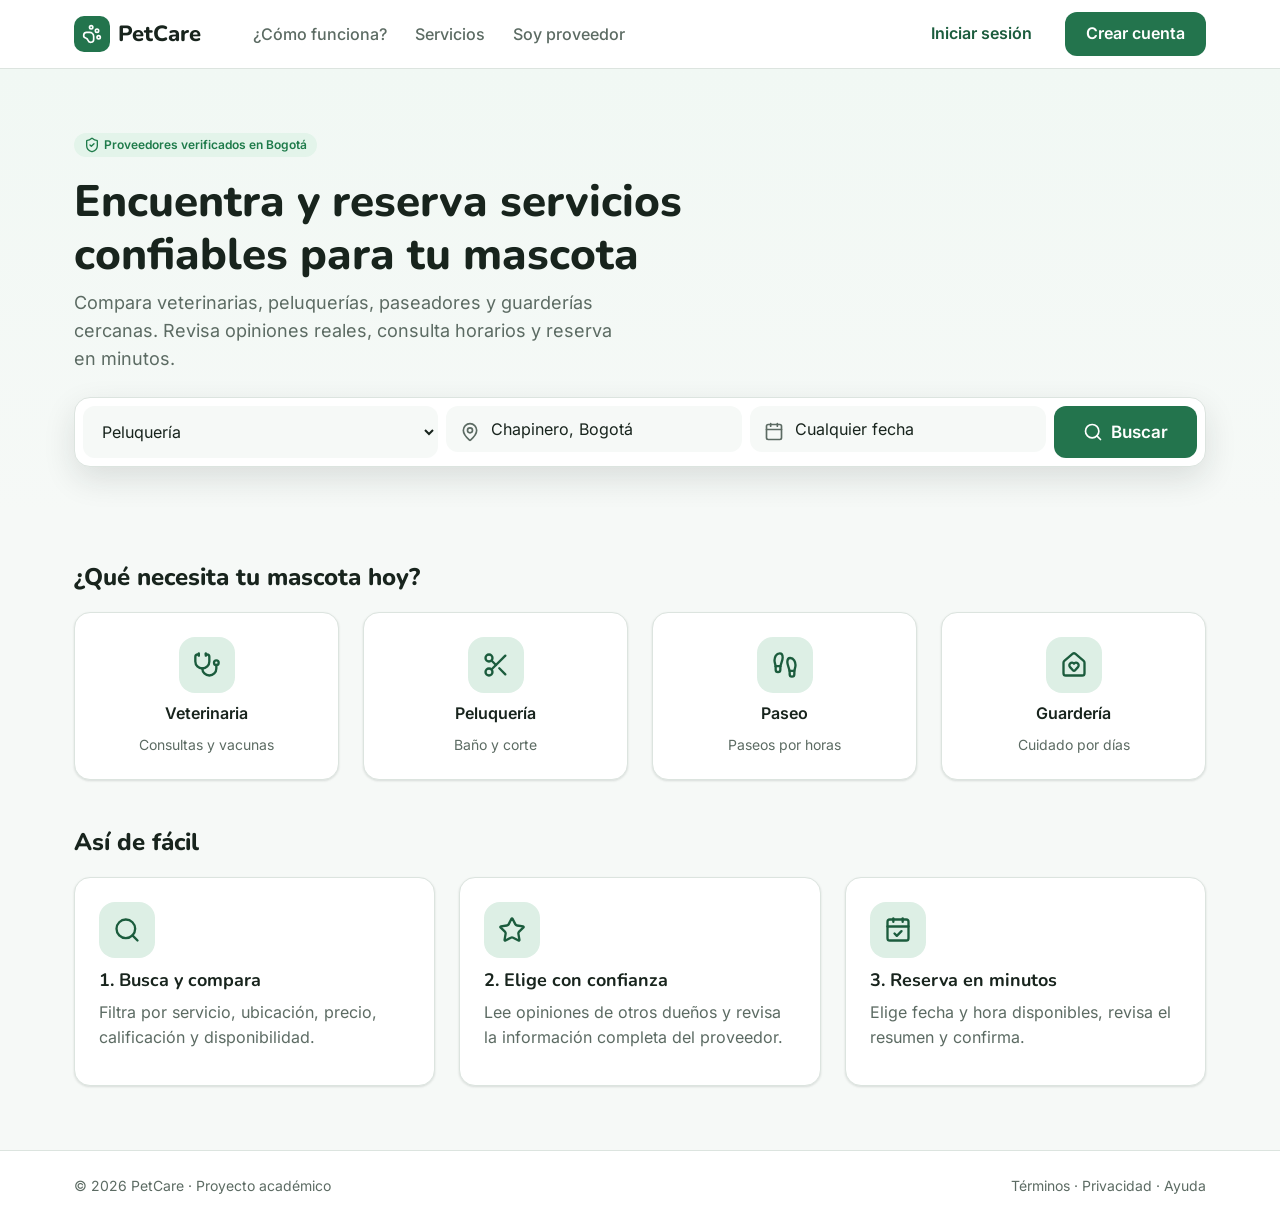
<file: index.html>
<!DOCTYPE html>
<html lang="es">
<head>
<meta charset="utf-8">
<meta name="viewport" content="width=device-width, initial-scale=1">
<title>Servicios para tu mascota · PetCare</title>
<link rel="stylesheet" href="styles.css">
</head>
<body>
<script src="icons.js"></script>

<a class="skip" href="#main">Saltar al contenido</a>
<header class="topbar"><div class="container">
  <a class="brand" href="index.html"><span class="brand-mark"><svg class="ic " aria-hidden="true"><use href="#i-paw-print"/></svg></span>PetCare</a>
  <nav class="nav" aria-label="Navegación principal"><a href="#como">¿Cómo funciona?</a><a href="#servicios">Servicios</a><a href="login.html">Soy proveedor</a></nav>
  <div class="topbar-actions"><a class="btn btn-ghost hide-m" href="login.html">Iniciar sesión</a><a class="btn btn-primary" href="registro.html">Crear cuenta</a></div>
</div></header>
<main id="main">
<section class="hero"><div class="container">
  <span class="badge badge-green"><svg class="ic ic-sm" aria-hidden="true"><use href="#i-shield-check"/></svg> Proveedores verificados en Bogotá</span>
  <h1 style="margin-top:16px">Encuentra y reserva servicios confiables para tu mascota</h1>
  <p>Compara veterinarias, peluquerías, paseadores y guarderías cercanas. Revisa opiniones reales, consulta horarios y reserva en minutos.</p>
  <form class="searchbar" action="buscar.html" role="search">
    <label class="sr-only" for="q">¿Qué servicio necesitas?</label>
    <select id="q" class="select"><option>Peluquería</option><option>Veterinaria</option><option>Paseo</option><option>Guardería</option></select>
    <label class="sr-only" for="loc">Ubicación</label>
    <div class="input-icon"><svg class="ic " aria-hidden="true"><use href="#i-map-pin"/></svg><input id="loc" class="input" value="Chapinero, Bogotá"></div>
    <label class="sr-only" for="when">Fecha</label>
    <div class="input-icon"><svg class="ic " aria-hidden="true"><use href="#i-calendar"/></svg><input id="when" class="input" value="Cualquier fecha"></div>
    <button class="btn btn-primary btn-lg"><svg class="ic " aria-hidden="true"><use href="#i-search"/></svg> Buscar</button>
  </form>
</div></section>
<section class="container" id="servicios" style="padding:48px 24px">
  <h2>¿Qué necesita tu mascota hoy?</h2>
  <div class="grid grid-4" style="margin-top:20px"><a class="card card-hover cat" href="buscar.html"><span class="cat-icon"><svg class="ic " aria-hidden="true"><use href="#i-stethoscope"/></svg></span>Veterinaria<small>Consultas y vacunas</small></a><a class="card card-hover cat" href="buscar.html"><span class="cat-icon"><svg class="ic " aria-hidden="true"><use href="#i-scissors"/></svg></span>Peluquería<small>Baño y corte</small></a><a class="card card-hover cat" href="buscar.html"><span class="cat-icon"><svg class="ic " aria-hidden="true"><use href="#i-footprints"/></svg></span>Paseo<small>Paseos por horas</small></a><a class="card card-hover cat" href="buscar.html"><span class="cat-icon"><svg class="ic " aria-hidden="true"><use href="#i-house-heart"/></svg></span>Guardería<small>Cuidado por días</small></a></div>
</section>
<section class="container" id="como" style="padding:0 24px 64px">
  <h2>Así de fácil</h2>
  <div class="grid grid-3" style="margin-top:20px">
    <div class="card card-pad"><span class="cat-icon" style="margin-bottom:12px"><svg class="ic " aria-hidden="true"><use href="#i-search"/></svg></span><h3>1. Busca y compara</h3><p class="muted">Filtra por servicio, ubicación, precio, calificación y disponibilidad.</p></div>
    <div class="card card-pad"><span class="cat-icon" style="margin-bottom:12px"><svg class="ic " aria-hidden="true"><use href="#i-star"/></svg></span><h3>2. Elige con confianza</h3><p class="muted">Lee opiniones de otros dueños y revisa la información completa del proveedor.</p></div>
    <div class="card card-pad"><span class="cat-icon" style="margin-bottom:12px"><svg class="ic " aria-hidden="true"><use href="#i-calendar-check"/></svg></span><h3>3. Reserva en minutos</h3><p class="muted">Elige fecha y hora disponibles, revisa el resumen y confirma.</p></div>
  </div>
</section>
</main>
<footer class="footer"><div class="container row-between wrap"><span>© 2026 PetCare · Proyecto académico</span><span>Términos · Privacidad · Ayuda</span></div></footer>

<script src="app.js"></script>
</body>
</html>
</file>
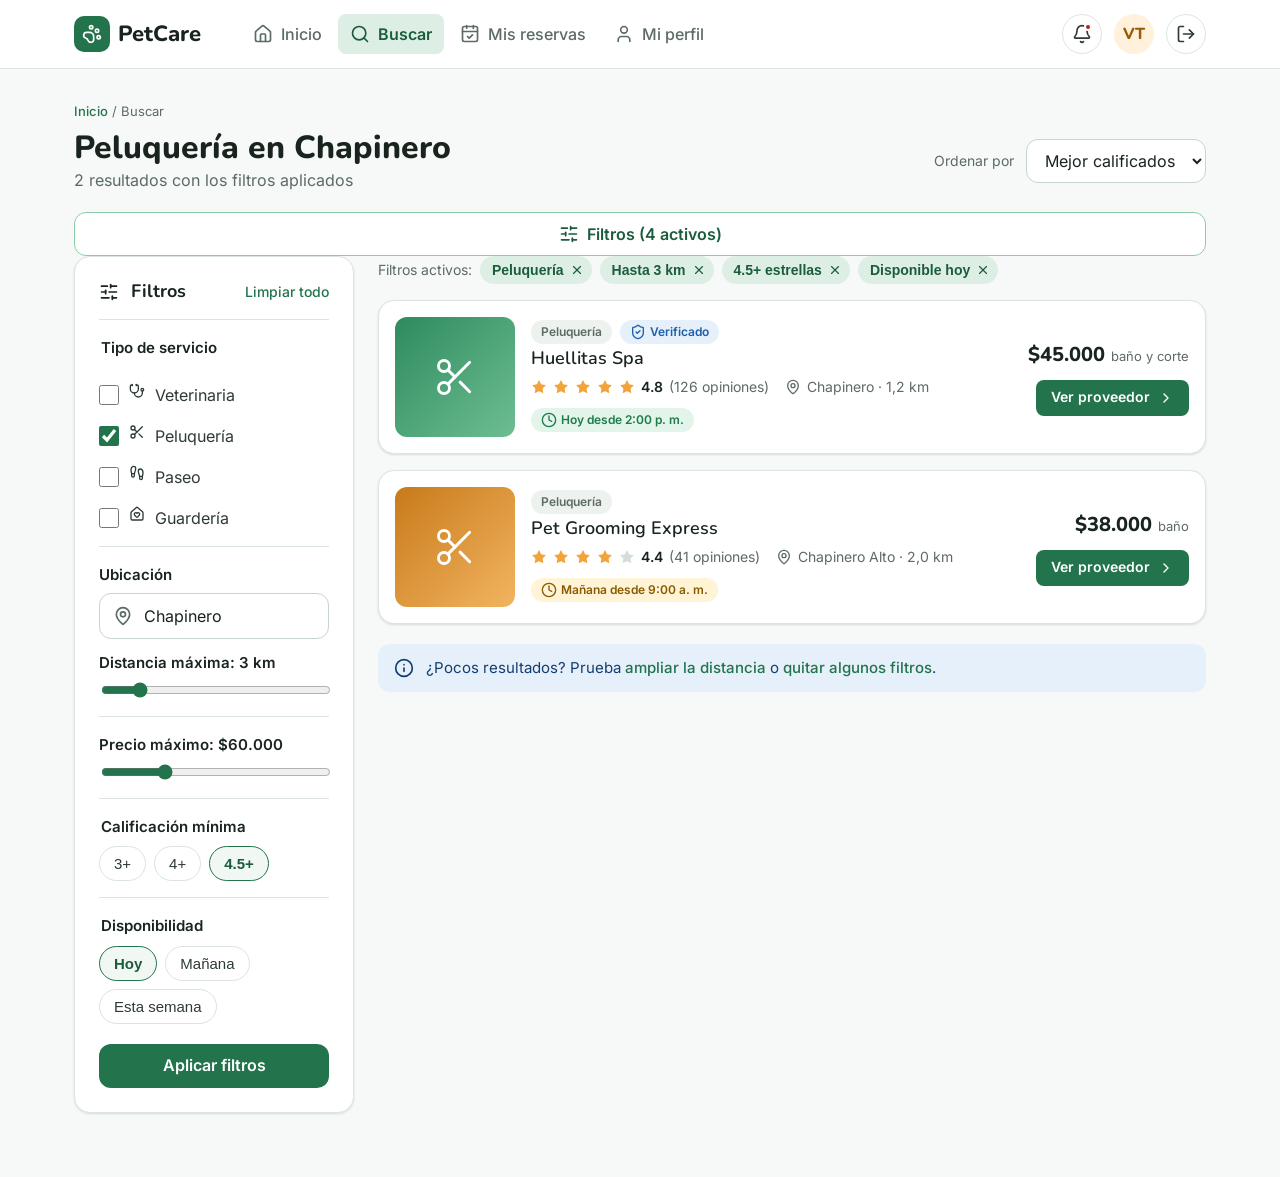
<file: buscar.html>
<!DOCTYPE html>
<html lang="es">
<head>
<meta charset="utf-8">
<meta name="viewport" content="width=device-width, initial-scale=1">
<title>Resultados de búsqueda · PetCare</title>
<link rel="stylesheet" href="styles.css">
</head>
<body>
<script src="icons.js"></script>
<a class="skip" href="#main">Saltar al contenido</a>
<header class="topbar"><div class="container">
  <a class="brand" href="panel.html" aria-label="PetCare, ir al inicio"><span class="brand-mark"><svg class="ic " aria-hidden="true"><use href="#i-paw-print"/></svg></span>PetCare</a>
  <nav class="nav" aria-label="Navegación principal"><a href="panel.html"><svg class="ic " aria-hidden="true"><use href="#i-house"/></svg>Inicio</a><a href="buscar.html" aria-current=page><svg class="ic " aria-hidden="true"><use href="#i-search"/></svg>Buscar</a><a href="reservas.html"><svg class="ic " aria-hidden="true"><use href="#i-calendar-check"/></svg>Mis reservas</a><a href="perfil.html"><svg class="ic " aria-hidden="true"><use href="#i-user"/></svg>Mi perfil</a></nav>
  <div class="topbar-actions">
    <button class="icon-btn hide-m" aria-label="Notificaciones (1 nueva)"><svg class="ic " aria-hidden="true"><use href="#i-bell"/></svg><span class="dot"></span></button>
    <a class="avatar" href="perfil.html" aria-label="Mi cuenta">VT</a>
    <a class="icon-btn hide-m" href="login.html" aria-label="Cerrar sesión"><svg class="ic " aria-hidden="true"><use href="#i-log-out"/></svg></a>
  </div>
</div></header>
<main id="main" class="page"><div class="container">

<nav class="caption" aria-label="Ruta"><a href="panel.html">Inicio</a> / Buscar</nav>
<div class="row-between wrap" style="margin:8px 0 20px">
  <div><h1 style="margin:0">Peluquería en Chapinero</h1><p class="muted" style="margin:0">2 resultados con los filtros aplicados</p></div>
  <div class="row"><label for="ord" class="small muted">Ordenar por</label><select id="ord" class="select" style="width:auto;min-height:40px"><option>Mejor calificados</option><option>Más cercanos</option><option>Menor precio</option></select></div>
</div>
<button class="btn btn-secondary btn-block filter-toggle" aria-controls="filtros" aria-expanded="false" data-filter-toggle><svg class="ic " aria-hidden="true"><use href="#i-sliders-horizontal"/></svg> Filtros (4 activos)</button>
<div class="layout-side">
  <aside class="card card-pad sticky filters-panel" id="filtros" aria-labelledby="ft">
    <div class="row-between"><h3 id="ft" class="row" style="margin:0"><svg class="ic " aria-hidden="true"><use href="#i-sliders-horizontal"/></svg> Filtros</h3><a href="#" class="small" data-clear>Limpiar todo</a></div>
    <hr class="divider">
    <fieldset class="stack" style="border:0;padding:0;margin:0"><legend class="label" style="margin-bottom:8px">Tipo de servicio</legend>
      <label class="check"><input type="checkbox"> <svg class="ic ic-sm" aria-hidden="true"><use href="#i-stethoscope"/></svg> Veterinaria</label>
      <label class="check"><input type="checkbox" checked> <svg class="ic ic-sm" aria-hidden="true"><use href="#i-scissors"/></svg> Peluquería</label>
      <label class="check"><input type="checkbox"> <svg class="ic ic-sm" aria-hidden="true"><use href="#i-footprints"/></svg> Paseo</label>
      <label class="check"><input type="checkbox"> <svg class="ic ic-sm" aria-hidden="true"><use href="#i-house-heart"/></svg> Guardería</label>
    </fieldset>
    <hr class="divider">
    <div class="field"><label class="label" for="loc2">Ubicación</label><div class="input-icon"><svg class="ic " aria-hidden="true"><use href="#i-map-pin"/></svg><input id="loc2" class="input" value="Chapinero"></div></div>
    <div class="field" style="margin-top:12px"><label class="label" for="dist">Distancia máxima: <b>3 km</b></label><input id="dist" type="range" class="range" min="1" max="15" value="3"></div>
    <hr class="divider">
    <div class="field"><label class="label" for="pr">Precio máximo: <b>$60.000</b></label><input id="pr" type="range" class="range" min="10000" max="200000" value="60000"></div>
    <hr class="divider">
    <fieldset style="border:0;padding:0;margin:0"><legend class="label" style="margin-bottom:8px">Calificación mínima</legend>
      <div class="row wrap" style="gap:8px"><button class="pill" data-toggle-group="r">3+</button><button class="pill" data-toggle-group="r">4+</button><button class="pill on" data-toggle-group="r">4.5+</button></div></fieldset>
    <hr class="divider">
    <fieldset style="border:0;padding:0;margin:0"><legend class="label" style="margin-bottom:8px">Disponibilidad</legend>
      <div class="row wrap" style="gap:8px"><button class="pill on" data-toggle-group="d">Hoy</button><button class="pill" data-toggle-group="d">Mañana</button><button class="pill" data-toggle-group="d">Esta semana</button></div></fieldset>
    <button class="btn btn-primary btn-block" style="margin-top:20px">Aplicar filtros</button>
  </aside>
  <section aria-label="Resultados">
    <div class="row wrap" style="gap:8px;margin-bottom:16px" aria-label="Filtros activos">
      <span class="small muted">Filtros activos:</span>
      <button class="chip" data-chip>Peluquería <svg class="ic " aria-hidden="true"><use href="#i-x"/></svg><span class="sr-only">Quitar filtro</span></button>
      <button class="chip" data-chip>Hasta 3 km <svg class="ic " aria-hidden="true"><use href="#i-x"/></svg></button>
      <button class="chip" data-chip>4.5+ estrellas <svg class="ic " aria-hidden="true"><use href="#i-x"/></svg></button>
      <button class="chip" data-chip>Disponible hoy <svg class="ic " aria-hidden="true"><use href="#i-x"/></svg></button>
    </div>
    <div class="stack"><article class="card card-hover provider">
  <div class="thumb th-1"><svg class="ic " aria-hidden="true"><use href="#i-scissors"/></svg></div>
  <div>
    <div class="row wrap" style="gap:8px;margin-bottom:4px"><span class="badge badge-gray">Peluquería</span><span class="badge badge-blue"><svg class="ic ic-sm" aria-hidden="true"><use href="#i-shield-check"/></svg> Verificado</span></div>
    <h3><a href="proveedor.html" style="color:var(--ink)">Huellitas Spa</a></h3>
    <div class="meta"><span class="rating"><span class="stars" aria-hidden="true"><svg class="ic" aria-hidden="true"><use href="#i-star"/></svg><svg class="ic" aria-hidden="true"><use href="#i-star"/></svg><svg class="ic" aria-hidden="true"><use href="#i-star"/></svg><svg class="ic" aria-hidden="true"><use href="#i-star"/></svg><svg class="ic" aria-hidden="true"><use href="#i-star"/></svg></span><span class="sr-only">Calificación</span> 4.8 <span class="muted" style="font-weight:400">(126 opiniones)</span></span><span><svg class="ic ic-sm" aria-hidden="true"><use href="#i-map-pin"/></svg>Chapinero · 1,2 km</span></div>
    <span class="badge badge-green"><svg class="ic ic-sm" aria-hidden="true"><use href="#i-clock"/></svg> Hoy desde 2:00 p. m.</span>
  </div>
  <div class="p-cta" style="display:flex;flex-direction:column;align-items:flex-end;gap:10px">
    <span class="price">$45.000 <small>baño y corte</small></span>
    <a class="btn btn-primary btn-sm" href="proveedor.html">Ver proveedor <svg class="ic ic-sm" aria-hidden="true"><use href="#i-chevron-right"/></svg></a>
  </div>
</article><article class="card card-hover provider">
  <div class="thumb th-2"><svg class="ic " aria-hidden="true"><use href="#i-scissors"/></svg></div>
  <div>
    <div class="row wrap" style="gap:8px;margin-bottom:4px"><span class="badge badge-gray">Peluquería</span></div>
    <h3><a href="proveedor.html" style="color:var(--ink)">Pet Grooming Express</a></h3>
    <div class="meta"><span class="rating"><span class="stars" aria-hidden="true"><svg class="ic" aria-hidden="true"><use href="#i-star"/></svg><svg class="ic" aria-hidden="true"><use href="#i-star"/></svg><svg class="ic" aria-hidden="true"><use href="#i-star"/></svg><svg class="ic" aria-hidden="true"><use href="#i-star"/></svg><svg class="ic off" aria-hidden="true"><use href="#i-star"/></svg></span><span class="sr-only">Calificación</span> 4.4 <span class="muted" style="font-weight:400">(41 opiniones)</span></span><span><svg class="ic ic-sm" aria-hidden="true"><use href="#i-map-pin"/></svg>Chapinero Alto · 2,0 km</span></div>
    <span class="badge badge-amber"><svg class="ic ic-sm" aria-hidden="true"><use href="#i-clock"/></svg> Mañana desde 9:00 a. m.</span>
  </div>
  <div class="p-cta" style="display:flex;flex-direction:column;align-items:flex-end;gap:10px">
    <span class="price">$38.000 <small>baño</small></span>
    <a class="btn btn-primary btn-sm" href="proveedor.html">Ver proveedor <svg class="ic ic-sm" aria-hidden="true"><use href="#i-chevron-right"/></svg></a>
  </div>
</article></div>
    <div class="alert alert-info" style="margin-top:20px"><svg class="ic " aria-hidden="true"><use href="#i-info"/></svg><div>¿Pocos resultados? Prueba <a href="#">ampliar la distancia</a> o <a href="#" data-clear>quitar algunos filtros</a>.</div></div>
  </section>
</div>

</div></main>
<nav class="bottom-nav" aria-label="Navegación inferior"><a href="panel.html"><svg class="ic " aria-hidden="true"><use href="#i-house"/></svg>Inicio</a><a href="buscar.html" aria-current=page><svg class="ic " aria-hidden="true"><use href="#i-search"/></svg>Buscar</a><a href="reservas.html"><svg class="ic " aria-hidden="true"><use href="#i-calendar-check"/></svg>Reservas</a><a href="perfil.html"><svg class="ic " aria-hidden="true"><use href="#i-user"/></svg>Perfil</a></nav>
<script src="app.js"></script>
</body>
</html>
</file>
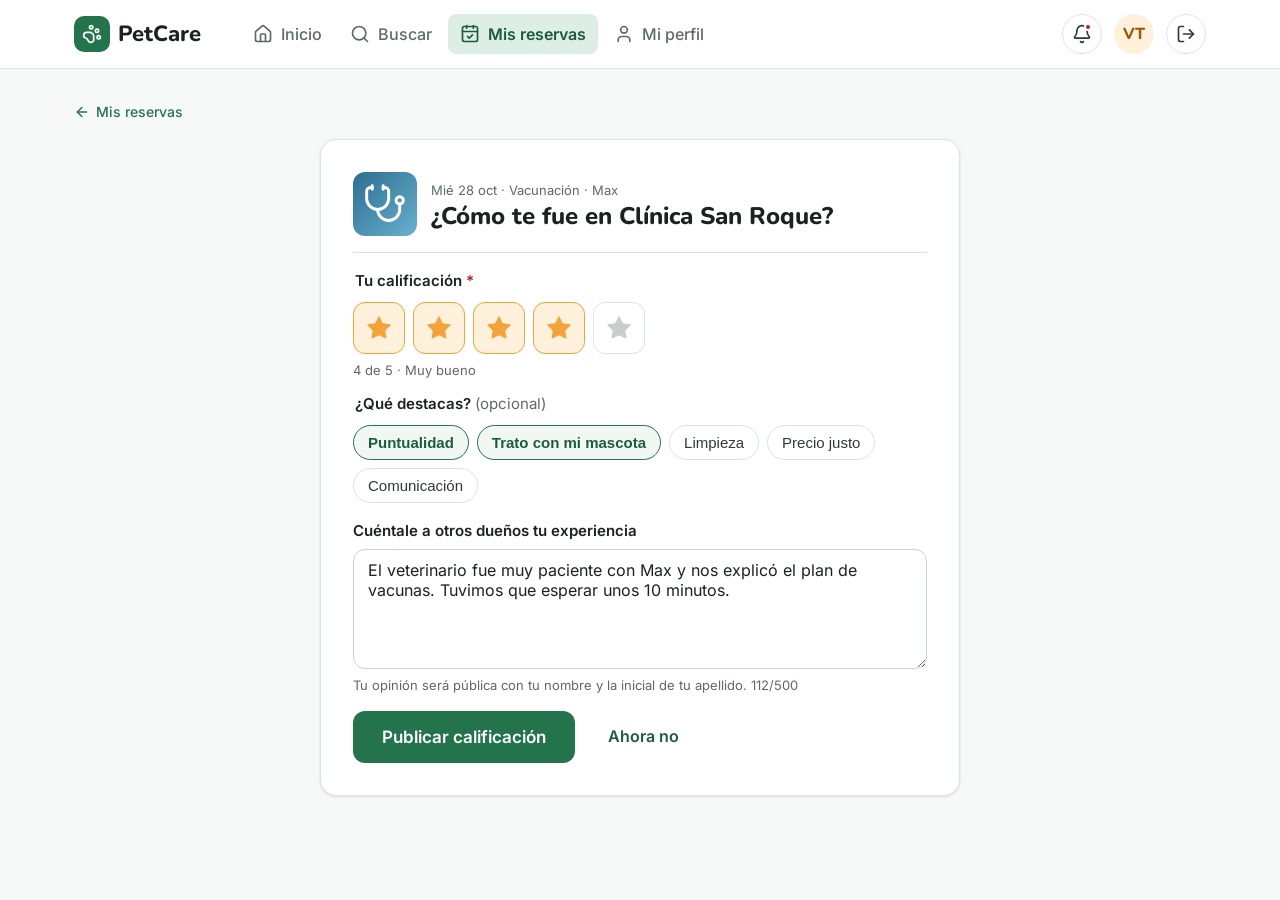
<file: calificar.html>
<!DOCTYPE html>
<html lang="es">
<head>
<meta charset="utf-8">
<meta name="viewport" content="width=device-width, initial-scale=1">
<title>Calificar servicio · PetCare</title>
<link rel="stylesheet" href="styles.css">
</head>
<body>
<script src="icons.js"></script>
<a class="skip" href="#main">Saltar al contenido</a>
<header class="topbar"><div class="container">
  <a class="brand" href="panel.html" aria-label="PetCare, ir al inicio"><span class="brand-mark"><svg class="ic " aria-hidden="true"><use href="#i-paw-print"/></svg></span>PetCare</a>
  <nav class="nav" aria-label="Navegación principal"><a href="panel.html"><svg class="ic " aria-hidden="true"><use href="#i-house"/></svg>Inicio</a><a href="buscar.html"><svg class="ic " aria-hidden="true"><use href="#i-search"/></svg>Buscar</a><a href="reservas.html" aria-current=page><svg class="ic " aria-hidden="true"><use href="#i-calendar-check"/></svg>Mis reservas</a><a href="perfil.html"><svg class="ic " aria-hidden="true"><use href="#i-user"/></svg>Mi perfil</a></nav>
  <div class="topbar-actions">
    <button class="icon-btn hide-m" aria-label="Notificaciones (1 nueva)"><svg class="ic " aria-hidden="true"><use href="#i-bell"/></svg><span class="dot"></span></button>
    <a class="avatar" href="perfil.html" aria-label="Mi cuenta">VT</a>
    <a class="icon-btn hide-m" href="login.html" aria-label="Cerrar sesión"><svg class="ic " aria-hidden="true"><use href="#i-log-out"/></svg></a>
  </div>
</div></header>
<main id="main" class="page"><div class="container">

<a href="reservas.html" class="small row" style="gap:6px"><svg class="ic ic-sm" aria-hidden="true"><use href="#i-arrow-left"/></svg> Mis reservas</a>
<div class="card card-pad" style="max-width:640px;margin:16px auto 0;padding:32px">
  <div class="row" style="gap:14px"><div class="thumb th-3" style="width:64px;height:64px"><svg class="ic ic-sm" aria-hidden="true"><use href="#i-stethoscope"/></svg></div><div><span class="caption">Mié 28 oct · Vacunación · Max</span><h1 style="font-size:1.5rem;margin:0">¿Cómo te fue en Clínica San Roque?</h1></div></div>
  <hr class="divider">
  <form class="stack" action="reservas.html">
    <fieldset style="border:0;padding:0;margin:0"><legend class="label" style="margin-bottom:10px">Tu calificación <span class="req">*</span></legend>
      <div class="rating-input" data-rating>
        <button type="button" class="on" aria-label="1 de 5 estrellas"><svg class="ic " aria-hidden="true"><use href="#i-star"/></svg></button><button type="button" class="on" aria-label="2 de 5 estrellas"><svg class="ic " aria-hidden="true"><use href="#i-star"/></svg></button><button type="button" class="on" aria-label="3 de 5 estrellas"><svg class="ic " aria-hidden="true"><use href="#i-star"/></svg></button><button type="button" class="on" aria-label="4 de 5 estrellas"><svg class="ic " aria-hidden="true"><use href="#i-star"/></svg></button><button type="button" class="" aria-label="5 de 5 estrellas"><svg class="ic " aria-hidden="true"><use href="#i-star"/></svg></button>
      </div><p class="caption" style="margin-top:6px" data-rating-label>4 de 5 · Muy bueno</p></fieldset>
    <fieldset style="border:0;padding:0;margin:0"><legend class="label" style="margin-bottom:10px">¿Qué destacas? <span class="muted" style="font-weight:400">(opcional)</span></legend>
      <div class="row wrap" style="gap:8px"><button type="button" class="pill on" data-toggle>Puntualidad</button><button type="button" class="pill on" data-toggle>Trato con mi mascota</button><button type="button" class="pill" data-toggle>Limpieza</button><button type="button" class="pill" data-toggle>Precio justo</button><button type="button" class="pill" data-toggle>Comunicación</button></div></fieldset>
    <div class="field"><label class="label" for="op2">Cuéntale a otros dueños tu experiencia</label>
      <textarea id="op2" class="textarea" maxlength="500">El veterinario fue muy paciente con Max y nos explicó el plan de vacunas. Tuvimos que esperar unos 10 minutos.</textarea><span class="hint">Tu opinión será pública con tu nombre y la inicial de tu apellido. 112/500</span></div>
    <div class="row wrap"><button class="btn btn-primary btn-lg">Publicar calificación</button><a class="btn btn-ghost" href="reservas.html">Ahora no</a></div>
  </form>
</div>

</div></main>
<nav class="bottom-nav" aria-label="Navegación inferior"><a href="panel.html"><svg class="ic " aria-hidden="true"><use href="#i-house"/></svg>Inicio</a><a href="buscar.html"><svg class="ic " aria-hidden="true"><use href="#i-search"/></svg>Buscar</a><a href="reservas.html" aria-current=page><svg class="ic " aria-hidden="true"><use href="#i-calendar-check"/></svg>Reservas</a><a href="perfil.html"><svg class="ic " aria-hidden="true"><use href="#i-user"/></svg>Perfil</a></nav>
<script src="app.js"></script>
</body>
</html>
</file>
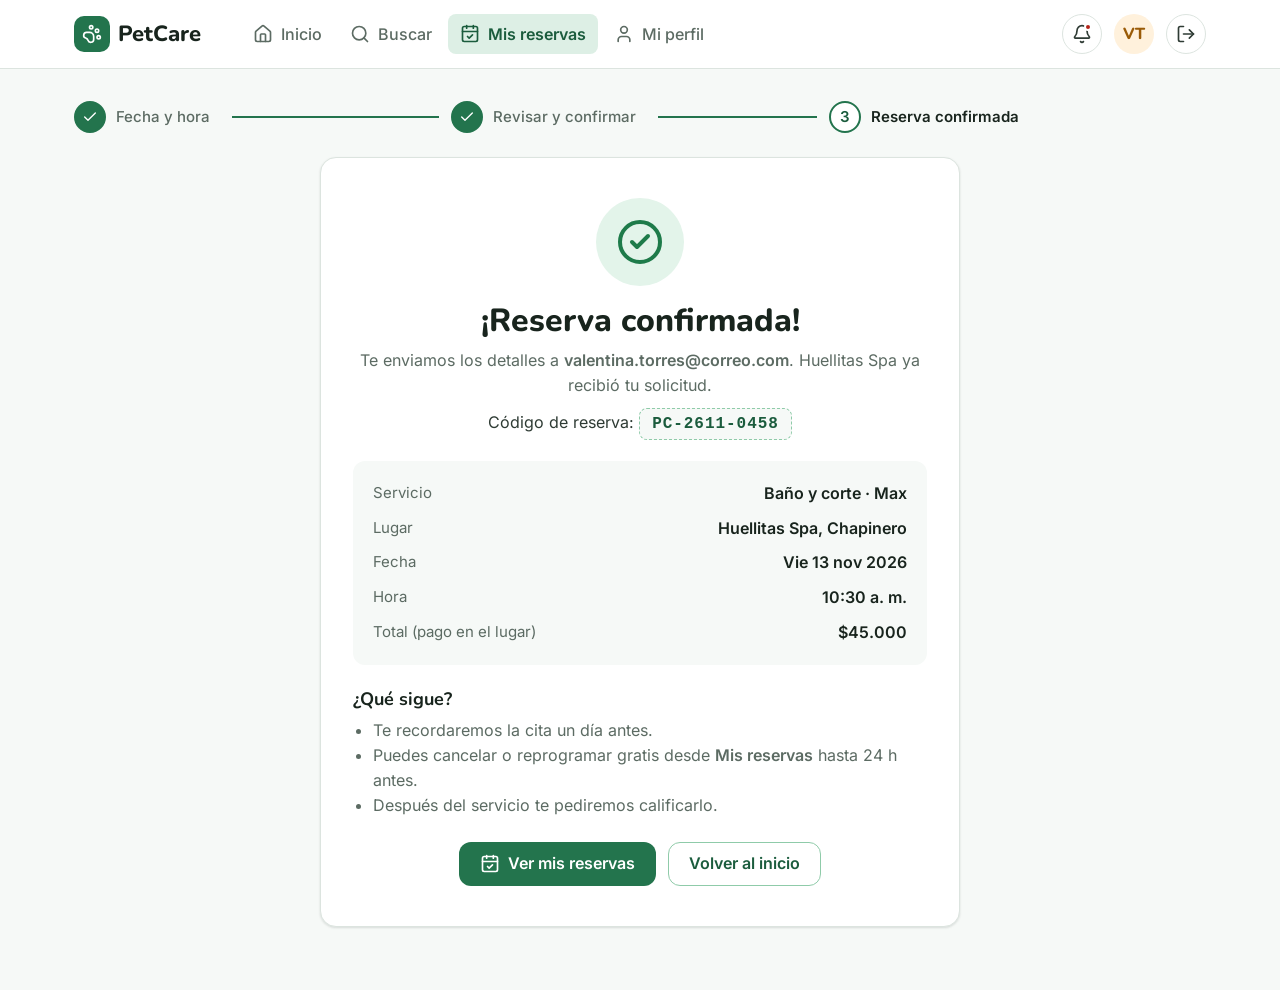
<file: confirmacion.html>
<!DOCTYPE html>
<html lang="es">
<head>
<meta charset="utf-8">
<meta name="viewport" content="width=device-width, initial-scale=1">
<title>Reserva confirmada · PetCare</title>
<link rel="stylesheet" href="styles.css">
</head>
<body>
<script src="icons.js"></script>
<a class="skip" href="#main">Saltar al contenido</a>
<header class="topbar"><div class="container">
  <a class="brand" href="panel.html" aria-label="PetCare, ir al inicio"><span class="brand-mark"><svg class="ic " aria-hidden="true"><use href="#i-paw-print"/></svg></span>PetCare</a>
  <nav class="nav" aria-label="Navegación principal"><a href="panel.html"><svg class="ic " aria-hidden="true"><use href="#i-house"/></svg>Inicio</a><a href="buscar.html"><svg class="ic " aria-hidden="true"><use href="#i-search"/></svg>Buscar</a><a href="reservas.html" aria-current=page><svg class="ic " aria-hidden="true"><use href="#i-calendar-check"/></svg>Mis reservas</a><a href="perfil.html"><svg class="ic " aria-hidden="true"><use href="#i-user"/></svg>Mi perfil</a></nav>
  <div class="topbar-actions">
    <button class="icon-btn hide-m" aria-label="Notificaciones (1 nueva)"><svg class="ic " aria-hidden="true"><use href="#i-bell"/></svg><span class="dot"></span></button>
    <a class="avatar" href="perfil.html" aria-label="Mi cuenta">VT</a>
    <a class="icon-btn hide-m" href="login.html" aria-label="Cerrar sesión"><svg class="ic " aria-hidden="true"><use href="#i-log-out"/></svg></a>
  </div>
</div></header>
<main id="main" class="page"><div class="container">

<ol class="stepper" aria-label="Pasos de la reserva"><li class="done"><span class="step-num"><svg class="ic ic-sm" aria-hidden="true"><use href="#i-check"/></svg></span><span class="step-label">Fecha y hora</span></li><li class="done"><span class="step-num"><svg class="ic ic-sm" aria-hidden="true"><use href="#i-check"/></svg></span><span class="step-label">Revisar y confirmar</span></li><li class="current" aria-current=step><span class="step-num">3</span><span class="step-label">Reserva confirmada</span></li></ol>
<div class="card card-pad" style="max-width:640px;margin:0 auto;text-align:center;padding:40px 32px">
  <div class="success-icon"><svg class="ic " aria-hidden="true"><use href="#i-circle-check"/></svg></div>
  <h1>¡Reserva confirmada!</h1>
  <p class="muted">Te enviamos los detalles a <b>valentina.torres@correo.com</b>. Huellitas Spa ya recibió tu solicitud.</p>
  <p>Código de reserva: <span class="code">PC-2611-0458</span></p>
  <div class="summary" style="text-align:left;background:var(--bg);border-radius:var(--r-md);padding:20px;margin:24px 0">
    <dl><dt>Servicio</dt><dd>Baño y corte · Max</dd><dt>Lugar</dt><dd>Huellitas Spa, Chapinero</dd><dt>Fecha</dt><dd>Vie 13 nov 2026</dd><dt>Hora</dt><dd>10:30 a. m.</dd><dt>Total (pago en el lugar)</dt><dd>$45.000</dd></dl>
  </div>
  <h3 style="text-align:left">¿Qué sigue?</h3>
  <ul style="text-align:left;padding-left:20px;margin:0 0 24px" class="muted">
    <li>Te recordaremos la cita un día antes.</li>
    <li>Puedes cancelar o reprogramar gratis desde <b>Mis reservas</b> hasta 24 h antes.</li>
    <li>Después del servicio te pediremos calificarlo.</li>
  </ul>
  <div class="row wrap" style="justify-content:center"><a class="btn btn-primary" href="reservas.html"><svg class="ic " aria-hidden="true"><use href="#i-calendar-check"/></svg> Ver mis reservas</a><a class="btn btn-secondary" href="panel.html">Volver al inicio</a></div>
</div>

</div></main>
<nav class="bottom-nav" aria-label="Navegación inferior"><a href="panel.html"><svg class="ic " aria-hidden="true"><use href="#i-house"/></svg>Inicio</a><a href="buscar.html"><svg class="ic " aria-hidden="true"><use href="#i-search"/></svg>Buscar</a><a href="reservas.html" aria-current=page><svg class="ic " aria-hidden="true"><use href="#i-calendar-check"/></svg>Reservas</a><a href="perfil.html"><svg class="ic " aria-hidden="true"><use href="#i-user"/></svg>Perfil</a></nav>
<script src="app.js"></script>
</body>
</html>
</file>
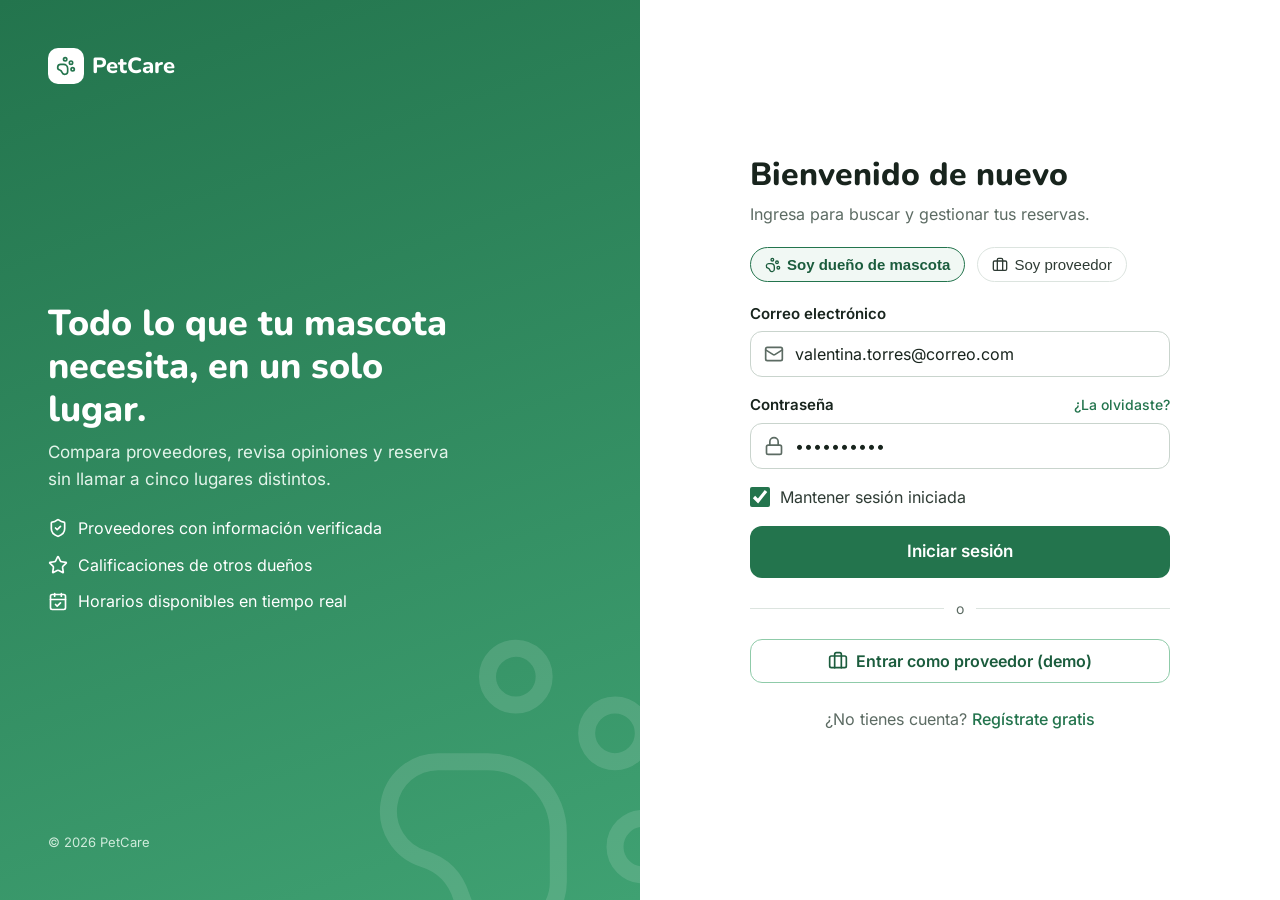
<file: login.html>
<!DOCTYPE html>
<html lang="es">
<head>
<meta charset="utf-8">
<meta name="viewport" content="width=device-width, initial-scale=1">
<title>Iniciar sesión · PetCare</title>
<link rel="stylesheet" href="styles.css">
</head>
<body>
<script src="icons.js"></script>

<div class="auth"><aside class="auth-aside">
  <a class="brand" href="index.html"><span class="brand-mark"><svg class="ic " aria-hidden="true"><use href="#i-paw-print"/></svg></span>PetCare</a>
  <div>
    <h2>Todo lo que tu mascota necesita, en un solo lugar.</h2>
    <p>Compara proveedores, revisa opiniones y reserva sin llamar a cinco lugares distintos.</p>
    <ul class="auth-list">
      <li><svg class="ic " aria-hidden="true"><use href="#i-shield-check"/></svg> Proveedores con información verificada</li>
      <li><svg class="ic " aria-hidden="true"><use href="#i-star"/></svg> Calificaciones de otros dueños</li>
      <li><svg class="ic " aria-hidden="true"><use href="#i-calendar-check"/></svg> Horarios disponibles en tiempo real</li>
    </ul>
  </div>
  <span class="caption" style="color:#CFEBDB">© 2026 PetCare</span>
  <svg class="ic bigpaw" aria-hidden="true"><use href="#i-paw-print"/></svg>
</aside>
<main id="main" class="auth-main"><div class="auth-box">
  <h1>Bienvenido de nuevo</h1>
  <p class="muted">Ingresa para buscar y gestionar tus reservas.</p>
  <div class="row" role="group" aria-label="Tipo de cuenta" style="margin:20px 0">
    <button class="pill on" data-toggle-group="role"><svg class="ic ic-sm" aria-hidden="true"><use href="#i-paw-print"/></svg> Soy dueño de mascota</button>
    <button class="pill" data-toggle-group="role"><svg class="ic ic-sm" aria-hidden="true"><use href="#i-briefcase"/></svg> Soy proveedor</button>
  </div>
  <form class="stack" action="panel.html">
    <div class="field"><label class="label" for="em">Correo electrónico</label>
      <div class="input-icon"><svg class="ic " aria-hidden="true"><use href="#i-mail"/></svg><input id="em" type="email" class="input" placeholder="tucorreo@ejemplo.com" value="valentina.torres@correo.com" autocomplete="email"></div></div>
    <div class="field"><div class="row-between"><label class="label" for="pw">Contraseña</label><a href="#" class="small">¿La olvidaste?</a></div>
      <div class="input-icon"><svg class="ic " aria-hidden="true"><use href="#i-lock"/></svg><input id="pw" type="password" class="input" value="contraseña" autocomplete="current-password"></div></div>
    <label class="check"><input type="checkbox" checked> <span>Mantener sesión iniciada</span></label>
    <button class="btn btn-primary btn-block btn-lg">Iniciar sesión</button>
  </form>
  <p class="or" style="margin:20px 0">o</p>
  <a class="btn btn-secondary btn-block" href="proveedor-servicios.html"><svg class="ic " aria-hidden="true"><use href="#i-briefcase"/></svg> Entrar como proveedor (demo)</a>
  <p class="muted" style="text-align:center;margin-top:24px">¿No tienes cuenta? <a href="registro.html">Regístrate gratis</a></p>
</div></main></div>
<script src="app.js"></script>
</body>
</html>
</file>
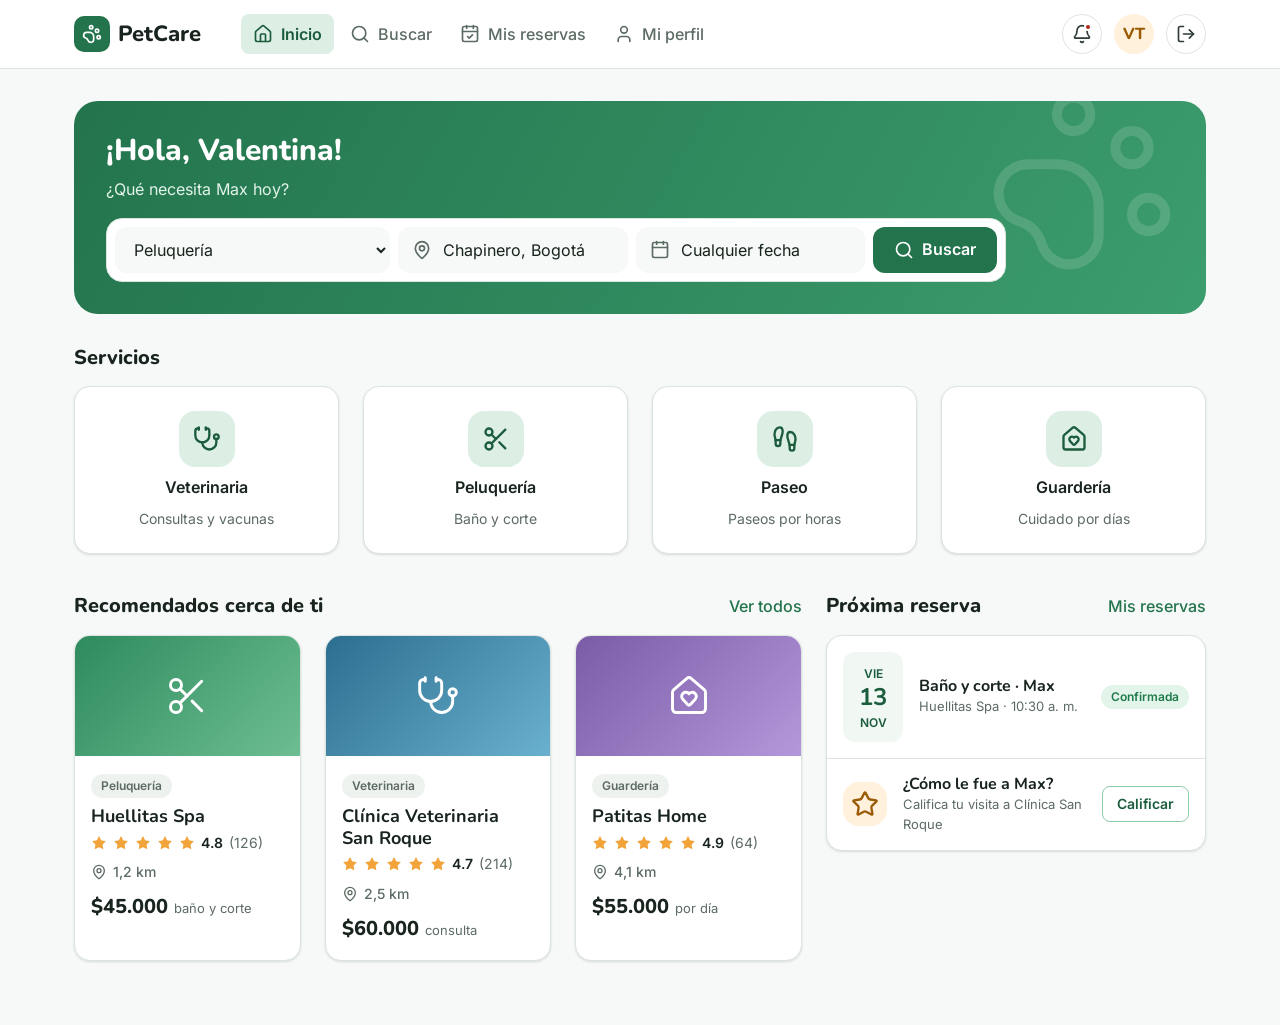
<file: panel.html>
<!DOCTYPE html>
<html lang="es">
<head>
<meta charset="utf-8">
<meta name="viewport" content="width=device-width, initial-scale=1">
<title>Inicio · PetCare</title>
<link rel="stylesheet" href="styles.css">
</head>
<body>
<script src="icons.js"></script>
<a class="skip" href="#main">Saltar al contenido</a>
<header class="topbar"><div class="container">
  <a class="brand" href="panel.html" aria-label="PetCare, ir al inicio"><span class="brand-mark"><svg class="ic " aria-hidden="true"><use href="#i-paw-print"/></svg></span>PetCare</a>
  <nav class="nav" aria-label="Navegación principal"><a href="panel.html" aria-current=page><svg class="ic " aria-hidden="true"><use href="#i-house"/></svg>Inicio</a><a href="buscar.html"><svg class="ic " aria-hidden="true"><use href="#i-search"/></svg>Buscar</a><a href="reservas.html"><svg class="ic " aria-hidden="true"><use href="#i-calendar-check"/></svg>Mis reservas</a><a href="perfil.html"><svg class="ic " aria-hidden="true"><use href="#i-user"/></svg>Mi perfil</a></nav>
  <div class="topbar-actions">
    <button class="icon-btn hide-m" aria-label="Notificaciones (1 nueva)"><svg class="ic " aria-hidden="true"><use href="#i-bell"/></svg><span class="dot"></span></button>
    <a class="avatar" href="perfil.html" aria-label="Mi cuenta">VT</a>
    <a class="icon-btn hide-m" href="login.html" aria-label="Cerrar sesión"><svg class="ic " aria-hidden="true"><use href="#i-log-out"/></svg></a>
  </div>
</div></header>
<main id="main" class="page"><div class="container">

<section class="welcome">
  <svg class="ic bigpaw" aria-hidden="true"><use href="#i-paw-print"/></svg>
  <h1>¡Hola, Valentina!</h1>
  <p>¿Qué necesita Max hoy?</p>
  <form class="searchbar" action="buscar.html" role="search" style="box-shadow:none;margin-top:16px;max-width:900px">
    <label class="sr-only" for="q2">Servicio</label>
    <select id="q2" class="select"><option>Peluquería</option><option>Veterinaria</option><option>Paseo</option><option>Guardería</option></select>
    <div class="input-icon"><svg class="ic " aria-hidden="true"><use href="#i-map-pin"/></svg><input class="input" value="Chapinero, Bogotá" aria-label="Ubicación"></div>
    <div class="input-icon"><svg class="ic " aria-hidden="true"><use href="#i-calendar"/></svg><input class="input" value="Cualquier fecha" aria-label="Fecha"></div>
    <button class="btn btn-primary"><svg class="ic " aria-hidden="true"><use href="#i-search"/></svg> Buscar</button>
  </form>
</section>

<div class="section-title"><h2>Servicios</h2></div>
<div class="grid grid-4"><a class="card card-hover cat" href="buscar.html"><span class="cat-icon"><svg class="ic " aria-hidden="true"><use href="#i-stethoscope"/></svg></span>Veterinaria<small>Consultas y vacunas</small></a><a class="card card-hover cat" href="buscar.html"><span class="cat-icon"><svg class="ic " aria-hidden="true"><use href="#i-scissors"/></svg></span>Peluquería<small>Baño y corte</small></a><a class="card card-hover cat" href="buscar.html"><span class="cat-icon"><svg class="ic " aria-hidden="true"><use href="#i-footprints"/></svg></span>Paseo<small>Paseos por horas</small></a><a class="card card-hover cat" href="buscar.html"><span class="cat-icon"><svg class="ic " aria-hidden="true"><use href="#i-house-heart"/></svg></span>Guardería<small>Cuidado por días</small></a></div>

<div class="grid" style="grid-template-columns:minmax(0,1fr) 380px;margin-top:8px" id="dash-cols">
  <div>
    <div class="section-title"><h2>Recomendados cerca de ti</h2><a href="buscar.html">Ver todos</a></div>
    <div class="grid grid-3"><a class="card card-hover" href="proveedor.html" style="color:inherit;text-decoration:none;overflow:hidden">
  <div class="thumb th-1" style="width:100%;height:120px;border-radius:0"><svg class="ic " aria-hidden="true"><use href="#i-scissors"/></svg></div>
  <div style="padding:16px"><span class="badge badge-gray">Peluquería</span><h3 style="margin:8px 0 4px">Huellitas Spa</h3>
  <div class="meta" style="margin:0 0 8px"><span class="rating"><span class="stars" aria-hidden="true"><svg class="ic" aria-hidden="true"><use href="#i-star"/></svg><svg class="ic" aria-hidden="true"><use href="#i-star"/></svg><svg class="ic" aria-hidden="true"><use href="#i-star"/></svg><svg class="ic" aria-hidden="true"><use href="#i-star"/></svg><svg class="ic" aria-hidden="true"><use href="#i-star"/></svg></span><span class="sr-only">Calificación</span> 4.8 <span class="muted" style="font-weight:400">(126)</span></span><span><svg class="ic ic-sm" aria-hidden="true"><use href="#i-map-pin"/></svg>1,2 km</span></div>
  <span class="price">$45.000 <small>baño y corte</small></span></div></a><a class="card card-hover" href="proveedor.html" style="color:inherit;text-decoration:none;overflow:hidden">
  <div class="thumb th-3" style="width:100%;height:120px;border-radius:0"><svg class="ic " aria-hidden="true"><use href="#i-stethoscope"/></svg></div>
  <div style="padding:16px"><span class="badge badge-gray">Veterinaria</span><h3 style="margin:8px 0 4px">Clínica Veterinaria San Roque</h3>
  <div class="meta" style="margin:0 0 8px"><span class="rating"><span class="stars" aria-hidden="true"><svg class="ic" aria-hidden="true"><use href="#i-star"/></svg><svg class="ic" aria-hidden="true"><use href="#i-star"/></svg><svg class="ic" aria-hidden="true"><use href="#i-star"/></svg><svg class="ic" aria-hidden="true"><use href="#i-star"/></svg><svg class="ic" aria-hidden="true"><use href="#i-star"/></svg></span><span class="sr-only">Calificación</span> 4.7 <span class="muted" style="font-weight:400">(214)</span></span><span><svg class="ic ic-sm" aria-hidden="true"><use href="#i-map-pin"/></svg>2,5 km</span></div>
  <span class="price">$60.000 <small>consulta</small></span></div></a><a class="card card-hover" href="proveedor.html" style="color:inherit;text-decoration:none;overflow:hidden">
  <div class="thumb th-4" style="width:100%;height:120px;border-radius:0"><svg class="ic " aria-hidden="true"><use href="#i-house-heart"/></svg></div>
  <div style="padding:16px"><span class="badge badge-gray">Guardería</span><h3 style="margin:8px 0 4px">Patitas Home</h3>
  <div class="meta" style="margin:0 0 8px"><span class="rating"><span class="stars" aria-hidden="true"><svg class="ic" aria-hidden="true"><use href="#i-star"/></svg><svg class="ic" aria-hidden="true"><use href="#i-star"/></svg><svg class="ic" aria-hidden="true"><use href="#i-star"/></svg><svg class="ic" aria-hidden="true"><use href="#i-star"/></svg><svg class="ic" aria-hidden="true"><use href="#i-star"/></svg></span><span class="sr-only">Calificación</span> 4.9 <span class="muted" style="font-weight:400">(64)</span></span><span><svg class="ic ic-sm" aria-hidden="true"><use href="#i-map-pin"/></svg>4,1 km</span></div>
  <span class="price">$55.000 <small>por día</small></span></div></a></div>
  </div>
  <div>
    <div class="section-title"><h2>Próxima reserva</h2><a href="reservas.html">Mis reservas</a></div>
    <div class="card">
      <div class="booking-mini"><div class="date-box"><span>Vie</span><b>13</b><span>Nov</span></div>
        <div style="flex:1"><h4 style="margin:0">Baño y corte · Max</h4><div class="caption">Huellitas Spa · 10:30 a. m.</div></div>
        <span class="badge badge-green">Confirmada</span></div>
      <hr class="divider" style="margin:0">
      <div class="booking-mini"><span class="cat-icon" style="width:44px;height:44px;background:var(--accent-100);color:var(--accent-700)"><svg class="ic " aria-hidden="true"><use href="#i-star"/></svg></span>
        <div style="flex:1"><h4 style="margin:0">¿Cómo le fue a Max?</h4><div class="caption">Califica tu visita a Clínica San Roque</div></div>
        <a class="btn btn-secondary btn-sm" href="calificar.html">Calificar</a></div>
    </div>
  </div>
</div>
<style>@media(max-width:980px){#dash-cols{grid-template-columns:1fr!important}}</style>

</div></main>
<nav class="bottom-nav" aria-label="Navegación inferior"><a href="panel.html" aria-current=page><svg class="ic " aria-hidden="true"><use href="#i-house"/></svg>Inicio</a><a href="buscar.html"><svg class="ic " aria-hidden="true"><use href="#i-search"/></svg>Buscar</a><a href="reservas.html"><svg class="ic " aria-hidden="true"><use href="#i-calendar-check"/></svg>Reservas</a><a href="perfil.html"><svg class="ic " aria-hidden="true"><use href="#i-user"/></svg>Perfil</a></nav>
<script src="app.js"></script>
</body>
</html>
</file>
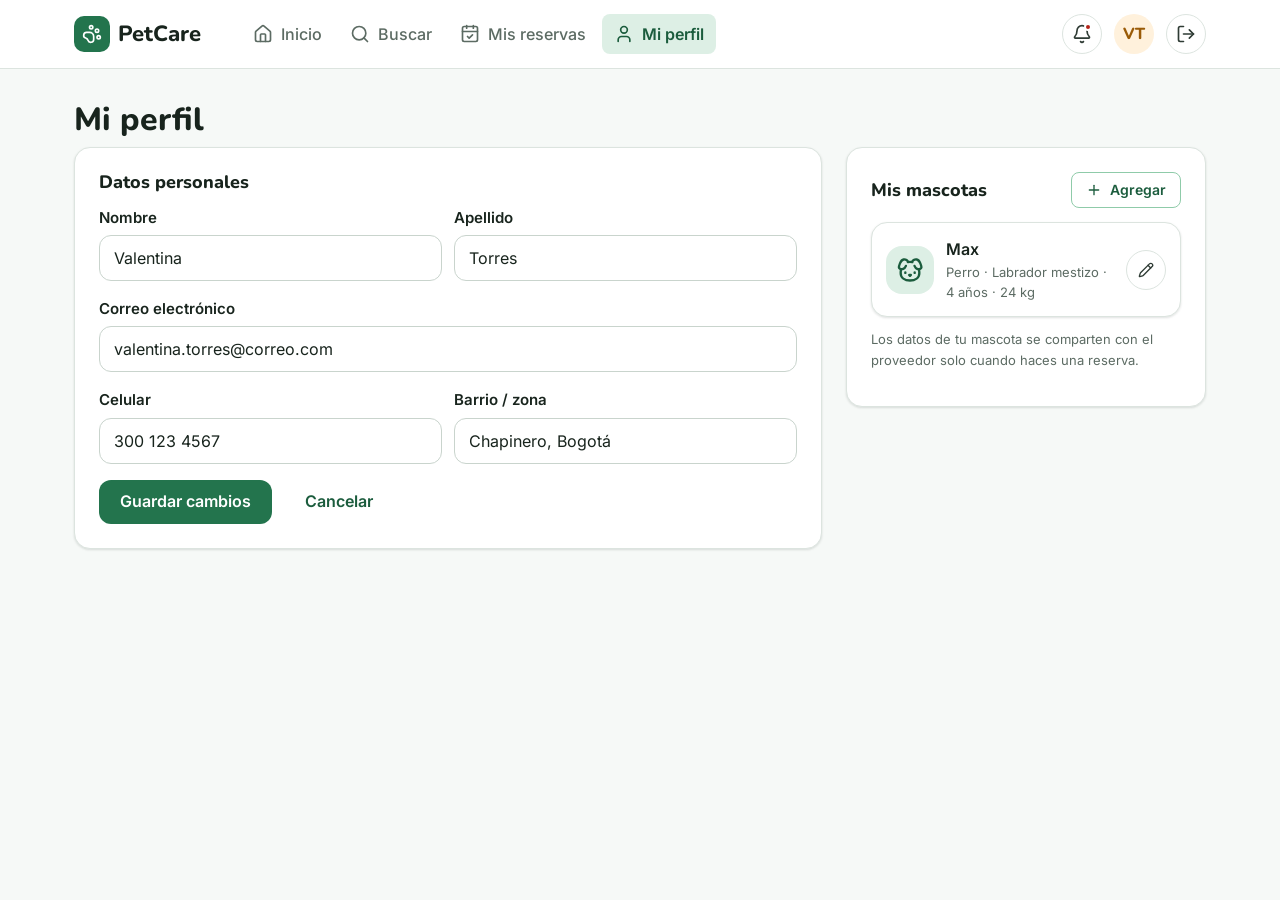
<file: perfil.html>
<!DOCTYPE html>
<html lang="es">
<head>
<meta charset="utf-8">
<meta name="viewport" content="width=device-width, initial-scale=1">
<title>Mi perfil · PetCare</title>
<link rel="stylesheet" href="styles.css">
</head>
<body>
<script src="icons.js"></script>
<a class="skip" href="#main">Saltar al contenido</a>
<header class="topbar"><div class="container">
  <a class="brand" href="panel.html" aria-label="PetCare, ir al inicio"><span class="brand-mark"><svg class="ic " aria-hidden="true"><use href="#i-paw-print"/></svg></span>PetCare</a>
  <nav class="nav" aria-label="Navegación principal"><a href="panel.html"><svg class="ic " aria-hidden="true"><use href="#i-house"/></svg>Inicio</a><a href="buscar.html"><svg class="ic " aria-hidden="true"><use href="#i-search"/></svg>Buscar</a><a href="reservas.html"><svg class="ic " aria-hidden="true"><use href="#i-calendar-check"/></svg>Mis reservas</a><a href="perfil.html" aria-current=page><svg class="ic " aria-hidden="true"><use href="#i-user"/></svg>Mi perfil</a></nav>
  <div class="topbar-actions">
    <button class="icon-btn hide-m" aria-label="Notificaciones (1 nueva)"><svg class="ic " aria-hidden="true"><use href="#i-bell"/></svg><span class="dot"></span></button>
    <a class="avatar" href="perfil.html" aria-label="Mi cuenta">VT</a>
    <a class="icon-btn hide-m" href="login.html" aria-label="Cerrar sesión"><svg class="ic " aria-hidden="true"><use href="#i-log-out"/></svg></a>
  </div>
</div></header>
<main id="main" class="page"><div class="container">

<h1>Mi perfil</h1>
<div class="layout-main-aside" style="grid-template-columns:minmax(0,1fr) 360px">
  <section class="card card-pad"><h2 style="font-size:1.125rem">Datos personales</h2>
    <form class="stack" style="margin-top:12px">
      <div class="grid grid-2" style="gap:12px"><div class="field"><label class="label" for="pn">Nombre</label><input id="pn" class="input" value="Valentina"></div><div class="field"><label class="label" for="pa">Apellido</label><input id="pa" class="input" value="Torres"></div></div>
      <div class="field"><label class="label" for="pe">Correo electrónico</label><input id="pe" class="input" value="valentina.torres@correo.com"></div>
      <div class="grid grid-2" style="gap:12px"><div class="field"><label class="label" for="pt">Celular</label><input id="pt" class="input" value="300 123 4567"></div><div class="field"><label class="label" for="pz">Barrio / zona</label><input id="pz" class="input" value="Chapinero, Bogotá"></div></div>
      <div class="row"><button type="button" class="btn btn-primary">Guardar cambios</button><button type="button" class="btn btn-ghost">Cancelar</button></div>
    </form></section>
  <section class="card card-pad"><div class="row-between"><h2 style="font-size:1.125rem;margin:0">Mis mascotas</h2><button class="btn btn-secondary btn-sm"><svg class="ic ic-sm" aria-hidden="true"><use href="#i-plus"/></svg> Agregar</button></div>
    <div class="card" style="display:flex;gap:12px;align-items:center;padding:14px;margin-top:14px"><span class="cat-icon" style="width:48px;height:48px"><svg class="ic " aria-hidden="true"><use href="#i-dog"/></svg></span><div style="flex:1"><b style="color:var(--ink)">Max</b><div class="caption">Perro · Labrador mestizo · 4 años · 24 kg</div></div><button class="icon-btn" aria-label="Editar a Max"><svg class="ic ic-sm" aria-hidden="true"><use href="#i-pencil"/></svg></button></div>
    <p class="caption" style="margin-top:12px">Los datos de tu mascota se comparten con el proveedor solo cuando haces una reserva.</p>
  </section>
</div>

</div></main>
<nav class="bottom-nav" aria-label="Navegación inferior"><a href="panel.html"><svg class="ic " aria-hidden="true"><use href="#i-house"/></svg>Inicio</a><a href="buscar.html"><svg class="ic " aria-hidden="true"><use href="#i-search"/></svg>Buscar</a><a href="reservas.html"><svg class="ic " aria-hidden="true"><use href="#i-calendar-check"/></svg>Reservas</a><a href="perfil.html" aria-current=page><svg class="ic " aria-hidden="true"><use href="#i-user"/></svg>Perfil</a></nav>
<script src="app.js"></script>
</body>
</html>
</file>
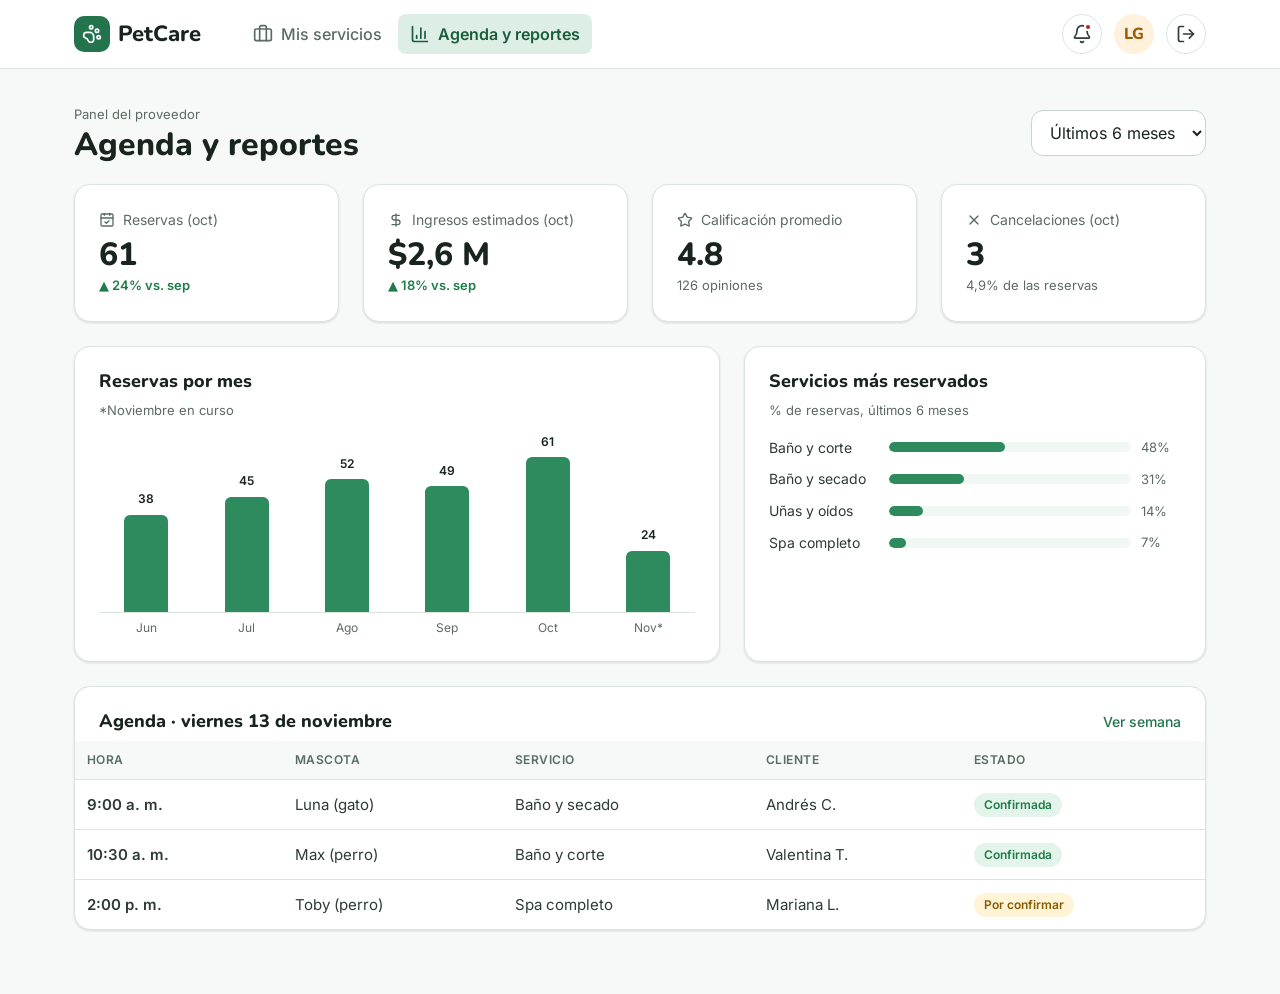
<file: proveedor-reportes.html>
<!DOCTYPE html>
<html lang="es">
<head>
<meta charset="utf-8">
<meta name="viewport" content="width=device-width, initial-scale=1">
<title>Agenda y reportes · PetCare</title>
<link rel="stylesheet" href="styles.css">
</head>
<body>
<script src="icons.js"></script>
<a class="skip" href="#main">Saltar al contenido</a>
<header class="topbar"><div class="container">
  <a class="brand" href="proveedor-servicios.html" aria-label="PetCare, ir al inicio"><span class="brand-mark"><svg class="ic " aria-hidden="true"><use href="#i-paw-print"/></svg></span>PetCare</a>
  <nav class="nav" aria-label="Navegación principal"><a href="proveedor-servicios.html"><svg class="ic " aria-hidden="true"><use href="#i-briefcase"/></svg>Mis servicios</a><a href="proveedor-reportes.html" aria-current=page><svg class="ic " aria-hidden="true"><use href="#i-chart-column"/></svg>Agenda y reportes</a></nav>
  <div class="topbar-actions">
    <button class="icon-btn hide-m" aria-label="Notificaciones (1 nueva)"><svg class="ic " aria-hidden="true"><use href="#i-bell"/></svg><span class="dot"></span></button>
    <a class="avatar" href="#" aria-label="Mi cuenta">LG</a>
    <a class="icon-btn hide-m" href="login.html" aria-label="Cerrar sesión"><svg class="ic " aria-hidden="true"><use href="#i-log-out"/></svg></a>
  </div>
</div></header>
<main id="main" class="page"><div class="container">

<div class="row-between wrap"><div><span class="caption">Panel del proveedor</span><h1 style="margin:0">Agenda y reportes</h1></div>
  <select class="select" style="width:auto" aria-label="Periodo"><option>Últimos 6 meses</option><option>Este mes</option></select></div>
<div class="grid grid-4" style="margin-top:20px">
  <div class="card kpi"><span class="k-label"><svg class="ic ic-sm" aria-hidden="true"><use href="#i-calendar-check"/></svg> Reservas (oct)</span><div class="k-value">61</div><span class="k-delta">▲ 24% vs. sep</span></div>
  <div class="card kpi"><span class="k-label"><svg class="ic ic-sm" aria-hidden="true"><use href="#i-dollar-sign"/></svg> Ingresos estimados (oct)</span><div class="k-value">$2,6 M</div><span class="k-delta">▲ 18% vs. sep</span></div>
  <div class="card kpi"><span class="k-label"><svg class="ic ic-sm" aria-hidden="true"><use href="#i-star"/></svg> Calificación promedio</span><div class="k-value">4.8</div><span class="caption">126 opiniones</span></div>
  <div class="card kpi"><span class="k-label"><svg class="ic ic-sm" aria-hidden="true"><use href="#i-x"/></svg> Cancelaciones (oct)</span><div class="k-value">3</div><span class="caption">4,9% de las reservas</span></div>
</div>
<div class="grid" style="grid-template-columns:minmax(0,1.4fr) minmax(0,1fr);margin-top:24px" id="rep-cols">
  <section class="card card-pad"><h2 style="font-size:1.125rem">Reservas por mes</h2><p class="caption">*Noviembre en curso</p><div class="bars" role="img" aria-label="Reservas por mes: junio 38, julio 45, agosto 52, septiembre 49, octubre 61, noviembre 24 hasta hoy"><div><b>38</b><span style="height:54%"></span></div><div><b>45</b><span style="height:64%"></span></div><div><b>52</b><span style="height:74%"></span></div><div><b>49</b><span style="height:70%"></span></div><div><b>61</b><span style="height:87%"></span></div><div><b>24</b><span style="height:34%"></span></div></div><div class="bars-x"><span>Jun</span><span>Jul</span><span>Ago</span><span>Sep</span><span>Oct</span><span>Nov*</span></div></section>
  <section class="card card-pad"><h2 style="font-size:1.125rem">Servicios más reservados</h2><p class="caption">% de reservas, últimos 6 meses</p><div style="margin-top:16px"><div class="hbar"><span>Baño y corte</span><div class="track"><span style="width:48%"></span></div><span class="caption">48%</span></div><div class="hbar"><span>Baño y secado</span><div class="track"><span style="width:31%"></span></div><span class="caption">31%</span></div><div class="hbar"><span>Uñas y oídos</span><div class="track"><span style="width:14%"></span></div><span class="caption">14%</span></div><div class="hbar"><span>Spa completo</span><div class="track"><span style="width:7%"></span></div><span class="caption">7%</span></div></div></section>
</div>
<section class="card" style="margin-top:24px"><div class="row-between card-pad" style="padding-bottom:8px"><h2 style="font-size:1.125rem;margin:0">Agenda · viernes 13 de noviembre</h2><a href="#" class="small">Ver semana</a></div>
  <div class="table-wrap"><table class="table"><thead><tr><th>Hora</th><th>Mascota</th><th>Servicio</th><th>Cliente</th><th>Estado</th></tr></thead><tbody><tr><td><b>9:00 a. m.</b></td><td>Luna (gato)</td><td>Baño y secado</td><td>Andrés C.</td><td><span class="badge badge-green">Confirmada</span></td></tr><tr><td><b>10:30 a. m.</b></td><td>Max (perro)</td><td>Baño y corte</td><td>Valentina T.</td><td><span class="badge badge-green">Confirmada</span></td></tr><tr><td><b>2:00 p. m.</b></td><td>Toby (perro)</td><td>Spa completo</td><td>Mariana L.</td><td><span class="badge badge-amber">Por confirmar</span></td></tr></tbody></table></div></section>
<style>@media(max-width:980px){#rep-cols{grid-template-columns:1fr!important}}</style>

</div></main>
<nav class="bottom-nav" aria-label="Navegación inferior"><a href="proveedor-servicios.html"><svg class="ic " aria-hidden="true"><use href="#i-briefcase"/></svg>Servicios</a><a href="proveedor-reportes.html" aria-current=page><svg class="ic " aria-hidden="true"><use href="#i-chart-column"/></svg>Reportes</a><a href="login.html"><svg class="ic " aria-hidden="true"><use href="#i-log-out"/></svg>Salir</a><a href="#"><svg class="ic " aria-hidden="true"><use href="#i-bell"/></svg>Avisos</a></nav>
<script src="app.js"></script>
</body>
</html>
</file>
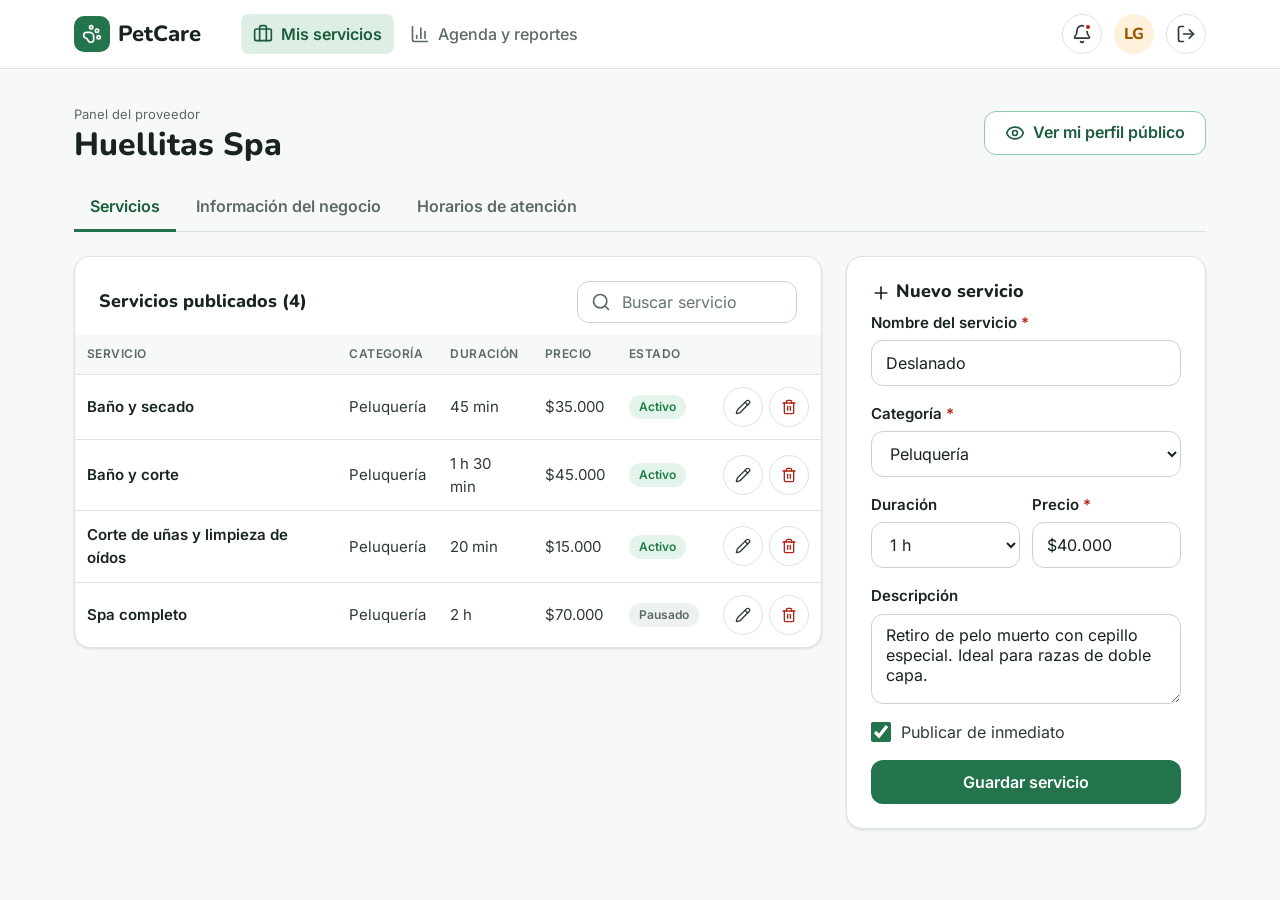
<file: proveedor-servicios.html>
<!DOCTYPE html>
<html lang="es">
<head>
<meta charset="utf-8">
<meta name="viewport" content="width=device-width, initial-scale=1">
<title>Mis servicios · PetCare</title>
<link rel="stylesheet" href="styles.css">
</head>
<body>
<script src="icons.js"></script>
<a class="skip" href="#main">Saltar al contenido</a>
<header class="topbar"><div class="container">
  <a class="brand" href="proveedor-servicios.html" aria-label="PetCare, ir al inicio"><span class="brand-mark"><svg class="ic " aria-hidden="true"><use href="#i-paw-print"/></svg></span>PetCare</a>
  <nav class="nav" aria-label="Navegación principal"><a href="proveedor-servicios.html" aria-current=page><svg class="ic " aria-hidden="true"><use href="#i-briefcase"/></svg>Mis servicios</a><a href="proveedor-reportes.html"><svg class="ic " aria-hidden="true"><use href="#i-chart-column"/></svg>Agenda y reportes</a></nav>
  <div class="topbar-actions">
    <button class="icon-btn hide-m" aria-label="Notificaciones (1 nueva)"><svg class="ic " aria-hidden="true"><use href="#i-bell"/></svg><span class="dot"></span></button>
    <a class="avatar" href="#" aria-label="Mi cuenta">LG</a>
    <a class="icon-btn hide-m" href="login.html" aria-label="Cerrar sesión"><svg class="ic " aria-hidden="true"><use href="#i-log-out"/></svg></a>
  </div>
</div></header>
<main id="main" class="page"><div class="container">

<div class="row-between wrap"><div><span class="caption">Panel del proveedor</span><h1 style="margin:0">Huellitas Spa</h1></div><a class="btn btn-secondary" href="proveedor.html"><svg class="ic " aria-hidden="true"><use href="#i-eye"/></svg> Ver mi perfil público</a></div>
<div class="tabs" style="margin-top:20px"><a href="proveedor-servicios.html" aria-current="page">Servicios</a><a href="#">Información del negocio</a><a href="#">Horarios de atención</a></div>
<div class="layout-main-aside">
  <section class="card"><div class="row-between card-pad" style="padding-bottom:12px"><h2 style="font-size:1.125rem;margin:0">Servicios publicados (4)</h2><div class="input-icon" style="width:220px"><svg class="ic " aria-hidden="true"><use href="#i-search"/></svg><input class="input" placeholder="Buscar servicio" aria-label="Buscar servicio" style="min-height:40px"></div></div>
    <div class="table-wrap"><table class="table"><thead><tr><th>Servicio</th><th>Categoría</th><th>Duración</th><th>Precio</th><th>Estado</th><th><span class="sr-only">Acciones</span></th></tr></thead><tbody><tr><td><b style="color:var(--ink)">Baño y secado</b></td><td>Peluquería</td><td>45 min</td><td>$35.000</td><td><span class="badge badge-green">Activo</span></td><td><div class="row" style="gap:6px"><button class="icon-btn" aria-label="Editar Baño y secado"><svg class="ic ic-sm" aria-hidden="true"><use href="#i-pencil"/></svg></button><button class="icon-btn" aria-label="Eliminar Baño y secado" style="color:var(--danger)"><svg class="ic ic-sm" aria-hidden="true"><use href="#i-trash-2"/></svg></button></div></td></tr><tr><td><b style="color:var(--ink)">Baño y corte</b></td><td>Peluquería</td><td>1 h 30 min</td><td>$45.000</td><td><span class="badge badge-green">Activo</span></td><td><div class="row" style="gap:6px"><button class="icon-btn" aria-label="Editar Baño y corte"><svg class="ic ic-sm" aria-hidden="true"><use href="#i-pencil"/></svg></button><button class="icon-btn" aria-label="Eliminar Baño y corte" style="color:var(--danger)"><svg class="ic ic-sm" aria-hidden="true"><use href="#i-trash-2"/></svg></button></div></td></tr><tr><td><b style="color:var(--ink)">Corte de uñas y limpieza de oídos</b></td><td>Peluquería</td><td>20 min</td><td>$15.000</td><td><span class="badge badge-green">Activo</span></td><td><div class="row" style="gap:6px"><button class="icon-btn" aria-label="Editar Corte de uñas y limpieza de oídos"><svg class="ic ic-sm" aria-hidden="true"><use href="#i-pencil"/></svg></button><button class="icon-btn" aria-label="Eliminar Corte de uñas y limpieza de oídos" style="color:var(--danger)"><svg class="ic ic-sm" aria-hidden="true"><use href="#i-trash-2"/></svg></button></div></td></tr><tr><td><b style="color:var(--ink)">Spa completo</b></td><td>Peluquería</td><td>2 h</td><td>$70.000</td><td><span class="badge badge-gray">Pausado</span></td><td><div class="row" style="gap:6px"><button class="icon-btn" aria-label="Editar Spa completo"><svg class="ic ic-sm" aria-hidden="true"><use href="#i-pencil"/></svg></button><button class="icon-btn" aria-label="Eliminar Spa completo" style="color:var(--danger)"><svg class="ic ic-sm" aria-hidden="true"><use href="#i-trash-2"/></svg></button></div></td></tr></tbody></table></div></section>
  <section class="card card-pad sticky"><h2 style="font-size:1.125rem"><svg class="ic " aria-hidden="true"><use href="#i-plus"/></svg> Nuevo servicio</h2>
    <form class="stack">
      <div class="field"><label class="label" for="sn">Nombre del servicio <span class="req">*</span></label><input id="sn" class="input" value="Deslanado"></div>
      <div class="field"><label class="label" for="sc">Categoría <span class="req">*</span></label><select id="sc" class="select"><option>Peluquería</option><option>Veterinaria</option><option>Paseo</option><option>Guardería</option></select></div>
      <div class="grid grid-2" style="gap:12px"><div class="field"><label class="label" for="sd">Duración</label><select id="sd" class="select"><option>1 h</option><option>30 min</option><option>2 h</option></select></div><div class="field"><label class="label" for="sp">Precio <span class="req">*</span></label><input id="sp" class="input" value="$40.000"></div></div>
      <div class="field"><label class="label" for="sdesc">Descripción</label><textarea id="sdesc" class="textarea" style="min-height:90px">Retiro de pelo muerto con cepillo especial. Ideal para razas de doble capa.</textarea></div>
      <label class="check"><input type="checkbox" checked> Publicar de inmediato</label>
      <button type="button" class="btn btn-primary btn-block">Guardar servicio</button>
    </form></section>
</div>

</div></main>
<nav class="bottom-nav" aria-label="Navegación inferior"><a href="proveedor-servicios.html" aria-current=page><svg class="ic " aria-hidden="true"><use href="#i-briefcase"/></svg>Servicios</a><a href="proveedor-reportes.html"><svg class="ic " aria-hidden="true"><use href="#i-chart-column"/></svg>Reportes</a><a href="login.html"><svg class="ic " aria-hidden="true"><use href="#i-log-out"/></svg>Salir</a><a href="#"><svg class="ic " aria-hidden="true"><use href="#i-bell"/></svg>Avisos</a></nav>
<script src="app.js"></script>
</body>
</html>
</file>
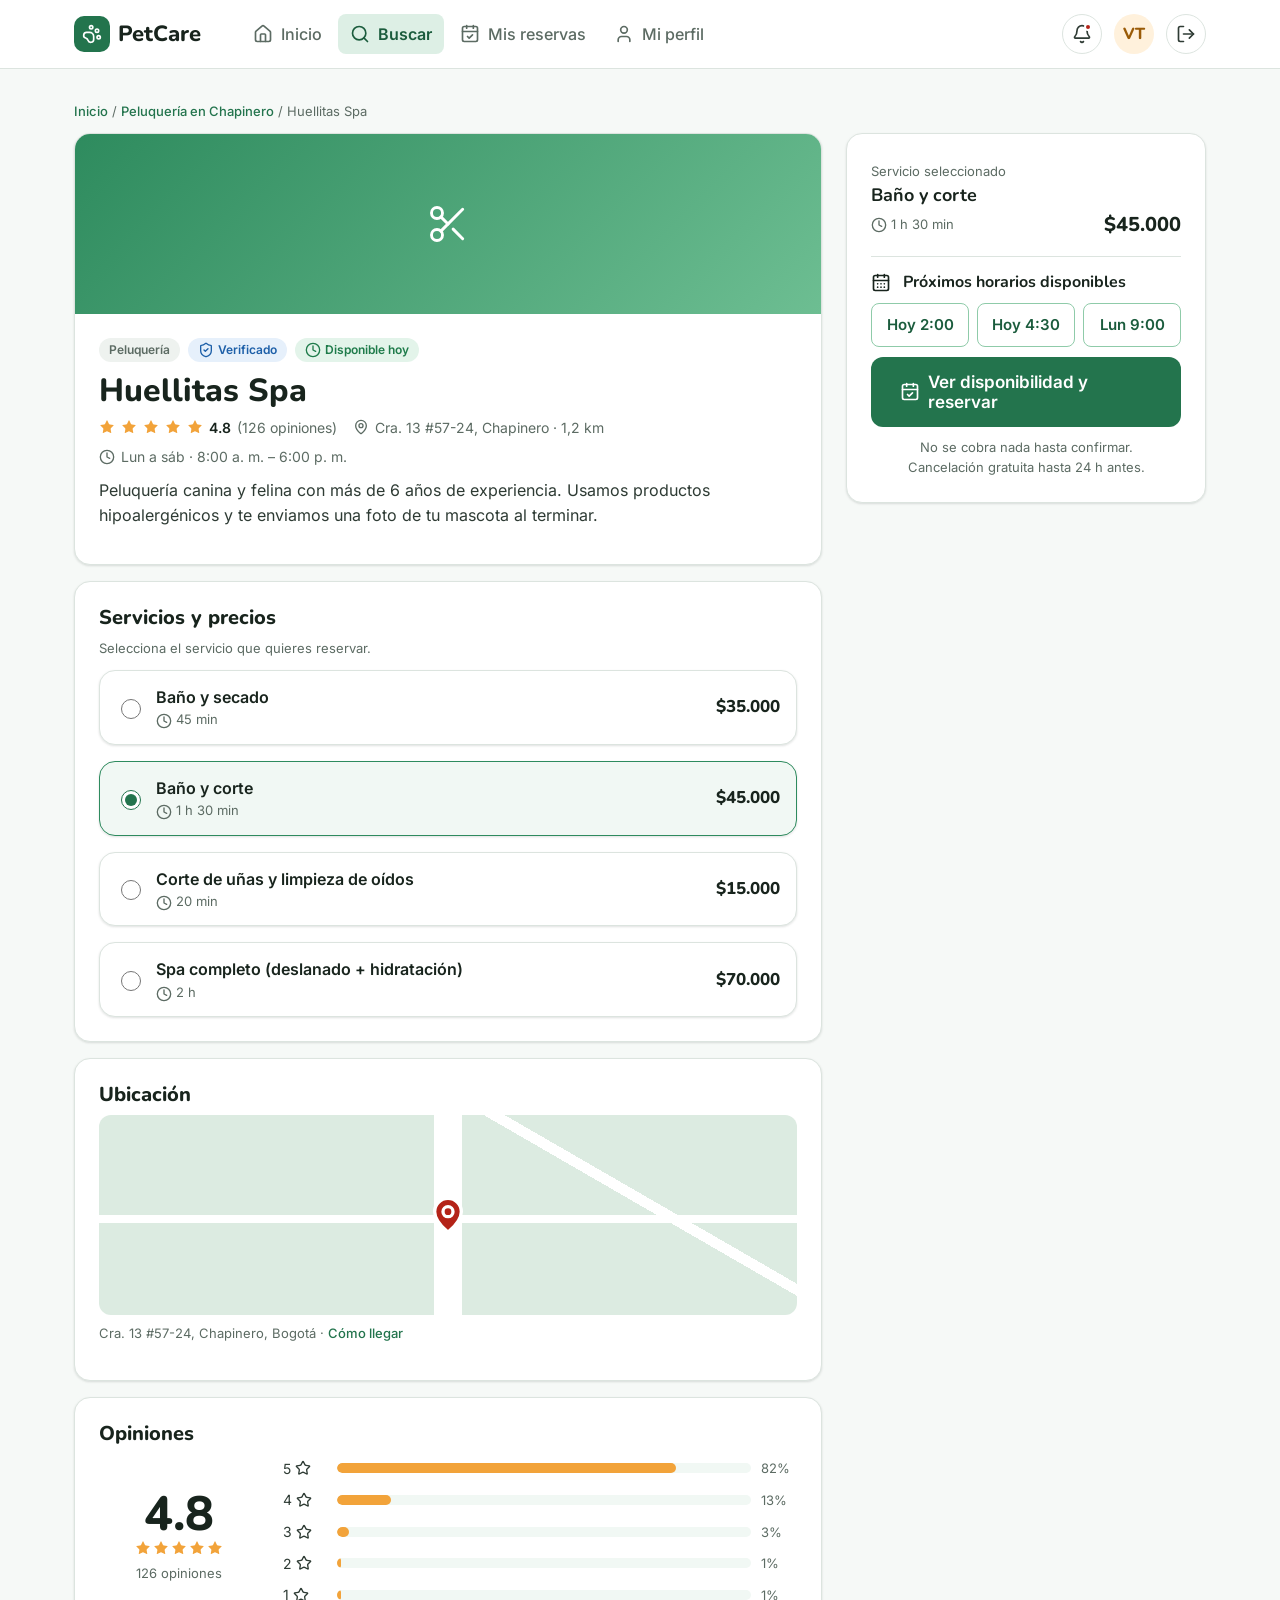
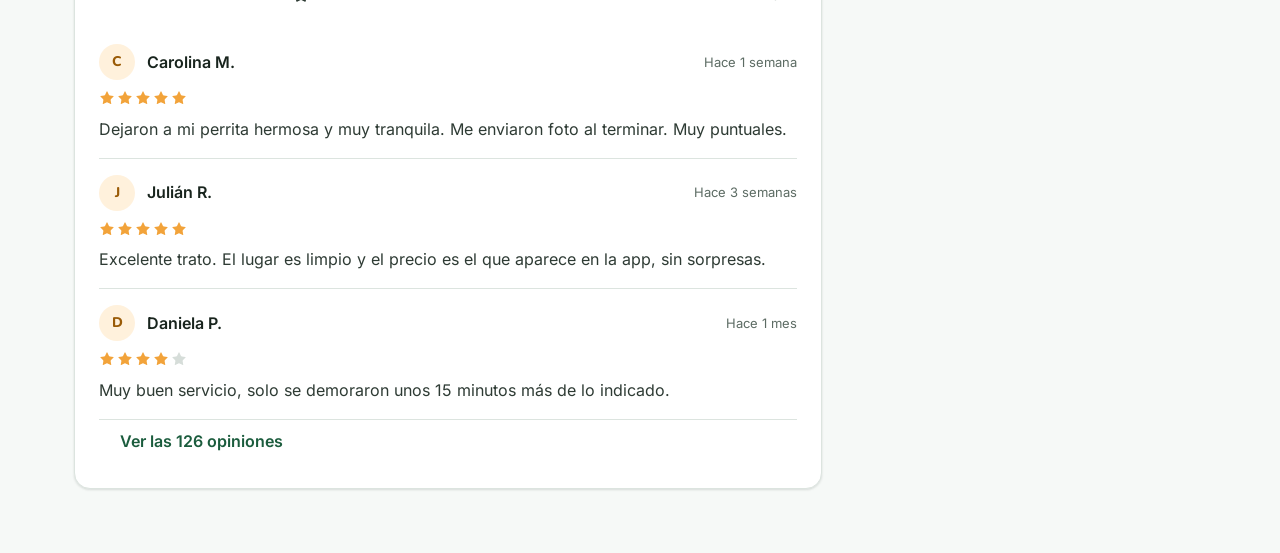
<file: proveedor.html>
<!DOCTYPE html>
<html lang="es">
<head>
<meta charset="utf-8">
<meta name="viewport" content="width=device-width, initial-scale=1">
<title>Huellitas Spa · PetCare</title>
<link rel="stylesheet" href="styles.css">
</head>
<body>
<script src="icons.js"></script>
<a class="skip" href="#main">Saltar al contenido</a>
<header class="topbar"><div class="container">
  <a class="brand" href="panel.html" aria-label="PetCare, ir al inicio"><span class="brand-mark"><svg class="ic " aria-hidden="true"><use href="#i-paw-print"/></svg></span>PetCare</a>
  <nav class="nav" aria-label="Navegación principal"><a href="panel.html"><svg class="ic " aria-hidden="true"><use href="#i-house"/></svg>Inicio</a><a href="buscar.html" aria-current=page><svg class="ic " aria-hidden="true"><use href="#i-search"/></svg>Buscar</a><a href="reservas.html"><svg class="ic " aria-hidden="true"><use href="#i-calendar-check"/></svg>Mis reservas</a><a href="perfil.html"><svg class="ic " aria-hidden="true"><use href="#i-user"/></svg>Mi perfil</a></nav>
  <div class="topbar-actions">
    <button class="icon-btn hide-m" aria-label="Notificaciones (1 nueva)"><svg class="ic " aria-hidden="true"><use href="#i-bell"/></svg><span class="dot"></span></button>
    <a class="avatar" href="perfil.html" aria-label="Mi cuenta">VT</a>
    <a class="icon-btn hide-m" href="login.html" aria-label="Cerrar sesión"><svg class="ic " aria-hidden="true"><use href="#i-log-out"/></svg></a>
  </div>
</div></header>
<main id="main" class="page"><div class="container">

<nav class="caption" aria-label="Ruta"><a href="panel.html">Inicio</a> / <a href="buscar.html">Peluquería en Chapinero</a> / Huellitas Spa</nav>
<div class="layout-main-aside" style="margin-top:12px">
  <div class="stack">
    <div class="card" style="overflow:hidden">
      <div class="thumb th-1" style="width:100%;height:180px;border-radius:0"><svg class="ic " aria-hidden="true"><use href="#i-scissors"/></svg></div>
      <div class="card-pad">
        <div class="row wrap" style="gap:8px"><span class="badge badge-gray">Peluquería</span><span class="badge badge-blue"><svg class="ic ic-sm" aria-hidden="true"><use href="#i-shield-check"/></svg> Verificado</span><span class="badge badge-green"><svg class="ic ic-sm" aria-hidden="true"><use href="#i-clock"/></svg> Disponible hoy</span></div>
        <h1 style="margin:10px 0 4px">Huellitas Spa</h1>
        <div class="meta"><span class="rating"><span class="stars" aria-hidden="true"><svg class="ic" aria-hidden="true"><use href="#i-star"/></svg><svg class="ic" aria-hidden="true"><use href="#i-star"/></svg><svg class="ic" aria-hidden="true"><use href="#i-star"/></svg><svg class="ic" aria-hidden="true"><use href="#i-star"/></svg><svg class="ic" aria-hidden="true"><use href="#i-star"/></svg></span><span class="sr-only">Calificación</span> 4.8 <span class="muted" style="font-weight:400">(126 opiniones)</span></span><span><svg class="ic ic-sm" aria-hidden="true"><use href="#i-map-pin"/></svg> Cra. 13 #57-24, Chapinero · 1,2 km</span><span><svg class="ic ic-sm" aria-hidden="true"><use href="#i-clock"/></svg> Lun a sáb · 8:00 a. m. – 6:00 p. m.</span></div>
        <p>Peluquería canina y felina con más de 6 años de experiencia. Usamos productos hipoalergénicos y te enviamos una foto de tu mascota al terminar.</p>
      </div>
    </div>
    <section class="card card-pad" aria-labelledby="srv"><h2 id="srv" style="font-size:1.25rem">Servicios y precios</h2><p class="caption">Selecciona el servicio que quieres reservar.</p><div class="stack" style="margin-top:12px"><label class="card" style="display:flex;gap:12px;align-items:center;padding:14px 16px;cursor:pointer;"><input type="radio" name="srv"  style="accent-color:var(--primary-600);width:20px;height:20px"><div style="flex:1"><b style="color:var(--ink)">Baño y secado</b><div class="caption"><svg class="ic ic-sm" aria-hidden="true"><use href="#i-clock"/></svg> 45 min</div></div><span class="price" style="font-size:1.0625rem">$35.000</span></label><label class="card" style="display:flex;gap:12px;align-items:center;padding:14px 16px;cursor:pointer;border-color:var(--primary-500);background:var(--primary-50)"><input type="radio" name="srv" checked style="accent-color:var(--primary-600);width:20px;height:20px"><div style="flex:1"><b style="color:var(--ink)">Baño y corte</b><div class="caption"><svg class="ic ic-sm" aria-hidden="true"><use href="#i-clock"/></svg> 1 h 30 min</div></div><span class="price" style="font-size:1.0625rem">$45.000</span></label><label class="card" style="display:flex;gap:12px;align-items:center;padding:14px 16px;cursor:pointer;"><input type="radio" name="srv"  style="accent-color:var(--primary-600);width:20px;height:20px"><div style="flex:1"><b style="color:var(--ink)">Corte de uñas y limpieza de oídos</b><div class="caption"><svg class="ic ic-sm" aria-hidden="true"><use href="#i-clock"/></svg> 20 min</div></div><span class="price" style="font-size:1.0625rem">$15.000</span></label><label class="card" style="display:flex;gap:12px;align-items:center;padding:14px 16px;cursor:pointer;"><input type="radio" name="srv"  style="accent-color:var(--primary-600);width:20px;height:20px"><div style="flex:1"><b style="color:var(--ink)">Spa completo (deslanado + hidratación)</b><div class="caption"><svg class="ic ic-sm" aria-hidden="true"><use href="#i-clock"/></svg> 2 h</div></div><span class="price" style="font-size:1.0625rem">$70.000</span></label></div></section>
    <section class="card card-pad" aria-labelledby="ub"><h2 id="ub" style="font-size:1.25rem">Ubicación</h2><div class="map" role="img" aria-label="Mapa: Carrera 13 número 57-24, Chapinero"><svg class="ic " aria-hidden="true"><use href="#i-map-pin"/></svg></div><p class="caption" style="margin-top:8px">Cra. 13 #57-24, Chapinero, Bogotá · <a href="#">Cómo llegar</a></p></section>
    <section class="card card-pad" aria-labelledby="op">
      <h2 id="op" style="font-size:1.25rem">Opiniones</h2>
      <div class="grid" style="grid-template-columns:160px 1fr;gap:24px;align-items:center;margin:12px 0">
        <div style="text-align:center"><div style="font-family:var(--font-head);font-weight:800;font-size:3rem;color:var(--ink);line-height:1">4.8</div><span class="stars" aria-hidden="true"><svg class="ic" aria-hidden="true"><use href="#i-star"/></svg><svg class="ic" aria-hidden="true"><use href="#i-star"/></svg><svg class="ic" aria-hidden="true"><use href="#i-star"/></svg><svg class="ic" aria-hidden="true"><use href="#i-star"/></svg><svg class="ic" aria-hidden="true"><use href="#i-star"/></svg></span><div class="caption">126 opiniones</div></div>
        <div><div class="hbar" style="grid-template-columns:44px 1fr 36px"><span class="row" style="gap:4px">5 <svg class="ic ic-sm" aria-hidden="true"><use href="#i-star"/></svg></span><div class="track"><span style="width:82%;background:var(--accent-500)"></span></div><span class="caption">82%</span></div><div class="hbar" style="grid-template-columns:44px 1fr 36px"><span class="row" style="gap:4px">4 <svg class="ic ic-sm" aria-hidden="true"><use href="#i-star"/></svg></span><div class="track"><span style="width:13%;background:var(--accent-500)"></span></div><span class="caption">13%</span></div><div class="hbar" style="grid-template-columns:44px 1fr 36px"><span class="row" style="gap:4px">3 <svg class="ic ic-sm" aria-hidden="true"><use href="#i-star"/></svg></span><div class="track"><span style="width:3%;background:var(--accent-500)"></span></div><span class="caption">3%</span></div><div class="hbar" style="grid-template-columns:44px 1fr 36px"><span class="row" style="gap:4px">2 <svg class="ic ic-sm" aria-hidden="true"><use href="#i-star"/></svg></span><div class="track"><span style="width:1%;background:var(--accent-500)"></span></div><span class="caption">1%</span></div><div class="hbar" style="grid-template-columns:44px 1fr 36px"><span class="row" style="gap:4px">1 <svg class="ic ic-sm" aria-hidden="true"><use href="#i-star"/></svg></span><div class="track"><span style="width:1%;background:var(--accent-500)"></span></div><span class="caption">1%</span></div></div>
      </div>
      <div class="review"><div class="row-between"><div class="row"><span class="avatar" style="width:36px;height:36px;font-size:.875rem">C</span><b style="color:var(--ink)">Carolina M.</b></div><span class="caption">Hace 1 semana</span></div><div style="margin:8px 0 4px"><span class="stars" aria-hidden="true"><svg class="ic" aria-hidden="true"><use href="#i-star"/></svg><svg class="ic" aria-hidden="true"><use href="#i-star"/></svg><svg class="ic" aria-hidden="true"><use href="#i-star"/></svg><svg class="ic" aria-hidden="true"><use href="#i-star"/></svg><svg class="ic" aria-hidden="true"><use href="#i-star"/></svg></span></div><p style="margin:0">Dejaron a mi perrita hermosa y muy tranquila. Me enviaron foto al terminar. Muy puntuales.</p></div><div class="review"><div class="row-between"><div class="row"><span class="avatar" style="width:36px;height:36px;font-size:.875rem">J</span><b style="color:var(--ink)">Julián R.</b></div><span class="caption">Hace 3 semanas</span></div><div style="margin:8px 0 4px"><span class="stars" aria-hidden="true"><svg class="ic" aria-hidden="true"><use href="#i-star"/></svg><svg class="ic" aria-hidden="true"><use href="#i-star"/></svg><svg class="ic" aria-hidden="true"><use href="#i-star"/></svg><svg class="ic" aria-hidden="true"><use href="#i-star"/></svg><svg class="ic" aria-hidden="true"><use href="#i-star"/></svg></span></div><p style="margin:0">Excelente trato. El lugar es limpio y el precio es el que aparece en la app, sin sorpresas.</p></div><div class="review"><div class="row-between"><div class="row"><span class="avatar" style="width:36px;height:36px;font-size:.875rem">D</span><b style="color:var(--ink)">Daniela P.</b></div><span class="caption">Hace 1 mes</span></div><div style="margin:8px 0 4px"><span class="stars" aria-hidden="true"><svg class="ic" aria-hidden="true"><use href="#i-star"/></svg><svg class="ic" aria-hidden="true"><use href="#i-star"/></svg><svg class="ic" aria-hidden="true"><use href="#i-star"/></svg><svg class="ic" aria-hidden="true"><use href="#i-star"/></svg><svg class="ic off" aria-hidden="true"><use href="#i-star"/></svg></span></div><p style="margin:0">Muy buen servicio, solo se demoraron unos 15 minutos más de lo indicado.</p></div>
      <a class="btn btn-ghost" href="#">Ver las 126 opiniones</a>
    </section>
  </div>
  <aside class="card card-pad sticky">
    <span class="caption">Servicio seleccionado</span>
    <h3 style="margin:2px 0">Baño y corte</h3>
    <div class="row-between"><span class="caption"><svg class="ic ic-sm" aria-hidden="true"><use href="#i-clock"/></svg> 1 h 30 min</span><span class="price">$45.000</span></div>
    <hr class="divider">
    <h4 class="row"><svg class="ic " aria-hidden="true"><use href="#i-calendar-days"/></svg> Próximos horarios disponibles</h4>
    <div class="slots" style="grid-template-columns:repeat(3,1fr);margin:10px 0">
      <a class="slot" href="reservar.html" style="display:grid;place-items:center;text-decoration:none">Hoy 2:00</a>
      <a class="slot" href="reservar.html" style="display:grid;place-items:center;text-decoration:none">Hoy 4:30</a>
      <a class="slot" href="reservar.html" style="display:grid;place-items:center;text-decoration:none">Lun 9:00</a>
    </div>
    <a class="btn btn-primary btn-block btn-lg" href="reservar.html"><svg class="ic " aria-hidden="true"><use href="#i-calendar-check"/></svg> Ver disponibilidad y reservar</a>
    <p class="caption" style="text-align:center;margin:10px 0 0">No se cobra nada hasta confirmar.<br>Cancelación gratuita hasta 24 h antes.</p>
  </aside>
</div>

</div></main>
<nav class="bottom-nav" aria-label="Navegación inferior"><a href="panel.html"><svg class="ic " aria-hidden="true"><use href="#i-house"/></svg>Inicio</a><a href="buscar.html" aria-current=page><svg class="ic " aria-hidden="true"><use href="#i-search"/></svg>Buscar</a><a href="reservas.html"><svg class="ic " aria-hidden="true"><use href="#i-calendar-check"/></svg>Reservas</a><a href="perfil.html"><svg class="ic " aria-hidden="true"><use href="#i-user"/></svg>Perfil</a></nav>
<script src="app.js"></script>
</body>
</html>
</file>
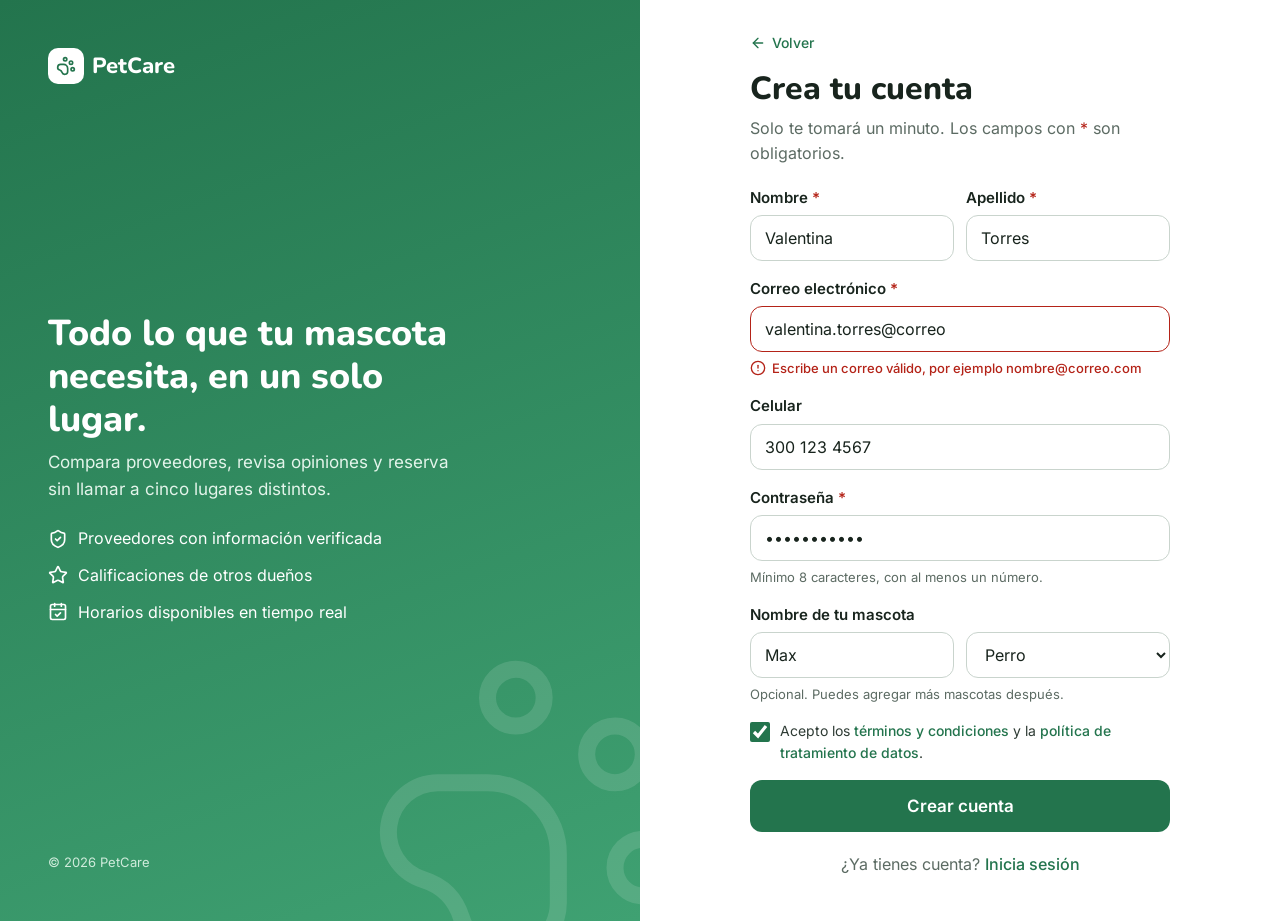
<file: registro.html>
<!DOCTYPE html>
<html lang="es">
<head>
<meta charset="utf-8">
<meta name="viewport" content="width=device-width, initial-scale=1">
<title>Crear cuenta · PetCare</title>
<link rel="stylesheet" href="styles.css">
</head>
<body>
<script src="icons.js"></script>

<div class="auth"><aside class="auth-aside">
  <a class="brand" href="index.html"><span class="brand-mark"><svg class="ic " aria-hidden="true"><use href="#i-paw-print"/></svg></span>PetCare</a>
  <div>
    <h2>Todo lo que tu mascota necesita, en un solo lugar.</h2>
    <p>Compara proveedores, revisa opiniones y reserva sin llamar a cinco lugares distintos.</p>
    <ul class="auth-list">
      <li><svg class="ic " aria-hidden="true"><use href="#i-shield-check"/></svg> Proveedores con información verificada</li>
      <li><svg class="ic " aria-hidden="true"><use href="#i-star"/></svg> Calificaciones de otros dueños</li>
      <li><svg class="ic " aria-hidden="true"><use href="#i-calendar-check"/></svg> Horarios disponibles en tiempo real</li>
    </ul>
  </div>
  <span class="caption" style="color:#CFEBDB">© 2026 PetCare</span>
  <svg class="ic bigpaw" aria-hidden="true"><use href="#i-paw-print"/></svg>
</aside>
<main id="main" class="auth-main"><div class="auth-box">
  <a href="login.html" class="small row" style="gap:6px;margin-bottom:16px"><svg class="ic ic-sm" aria-hidden="true"><use href="#i-arrow-left"/></svg> Volver</a>
  <h1>Crea tu cuenta</h1>
  <p class="muted">Solo te tomará un minuto. Los campos con <span class="req">*</span> son obligatorios.</p>
  <form class="stack" action="panel.html" style="margin-top:20px" novalidate>
    <div class="grid grid-2" style="gap:12px">
      <div class="field"><label class="label" for="n">Nombre <span class="req">*</span></label><input id="n" class="input" value="Valentina"></div>
      <div class="field"><label class="label" for="a">Apellido <span class="req">*</span></label><input id="a" class="input" value="Torres"></div>
    </div>
    <div class="field has-error"><label class="label" for="e">Correo electrónico <span class="req">*</span></label>
      <input id="e" type="email" class="input" value="valentina.torres@correo" aria-invalid="true" aria-describedby="e-err">
      <span class="error-msg" id="e-err"><svg class="ic ic-sm" aria-hidden="true"><use href="#i-circle-alert"/></svg> Escribe un correo válido, por ejemplo nombre@correo.com</span></div>
    <div class="field"><label class="label" for="t">Celular</label><input id="t" class="input" value="300 123 4567" inputmode="tel"></div>
    <div class="field"><label class="label" for="p">Contraseña <span class="req">*</span></label><input id="p" type="password" class="input" value="contraseña1">
      <span class="hint">Mínimo 8 caracteres, con al menos un número.</span></div>
    <div class="field"><label class="label" for="pet">Nombre de tu mascota</label>
      <div class="grid grid-2" style="gap:12px"><input id="pet" class="input" value="Max"><select class="select" aria-label="Tipo de mascota"><option>Perro</option><option>Gato</option><option>Otro</option></select></div>
      <span class="hint">Opcional. Puedes agregar más mascotas después.</span></div>
    <label class="check"><input type="checkbox" checked> <span class="small">Acepto los <a href="#">términos y condiciones</a> y la <a href="#">política de tratamiento de datos</a>.</span></label>
    <button class="btn btn-primary btn-block btn-lg">Crear cuenta</button>
  </form>
  <p class="muted" style="text-align:center;margin-top:20px">¿Ya tienes cuenta? <a href="login.html">Inicia sesión</a></p>
</div></main></div>
<script src="app.js"></script>
</body>
</html>
</file>
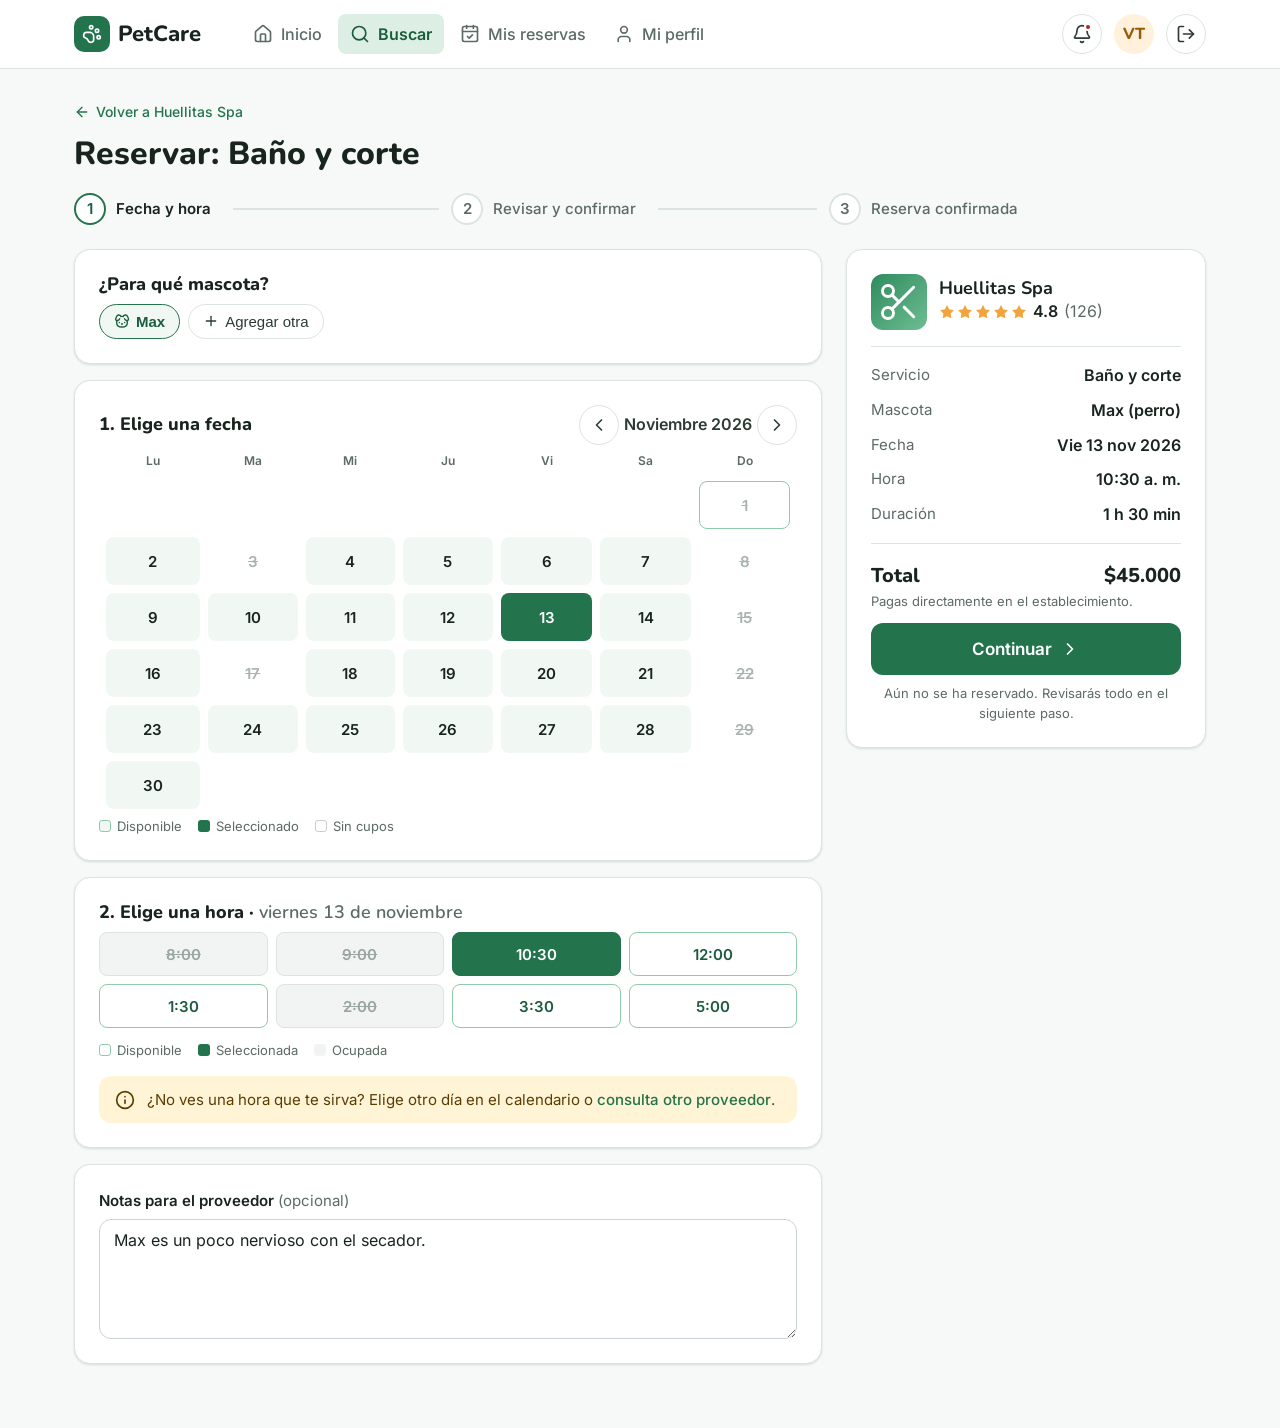
<file: reservar.html>
<!DOCTYPE html>
<html lang="es">
<head>
<meta charset="utf-8">
<meta name="viewport" content="width=device-width, initial-scale=1">
<title>Elegir fecha y hora · PetCare</title>
<link rel="stylesheet" href="styles.css">
</head>
<body>
<script src="icons.js"></script>
<a class="skip" href="#main">Saltar al contenido</a>
<header class="topbar"><div class="container">
  <a class="brand" href="panel.html" aria-label="PetCare, ir al inicio"><span class="brand-mark"><svg class="ic " aria-hidden="true"><use href="#i-paw-print"/></svg></span>PetCare</a>
  <nav class="nav" aria-label="Navegación principal"><a href="panel.html"><svg class="ic " aria-hidden="true"><use href="#i-house"/></svg>Inicio</a><a href="buscar.html" aria-current=page><svg class="ic " aria-hidden="true"><use href="#i-search"/></svg>Buscar</a><a href="reservas.html"><svg class="ic " aria-hidden="true"><use href="#i-calendar-check"/></svg>Mis reservas</a><a href="perfil.html"><svg class="ic " aria-hidden="true"><use href="#i-user"/></svg>Mi perfil</a></nav>
  <div class="topbar-actions">
    <button class="icon-btn hide-m" aria-label="Notificaciones (1 nueva)"><svg class="ic " aria-hidden="true"><use href="#i-bell"/></svg><span class="dot"></span></button>
    <a class="avatar" href="perfil.html" aria-label="Mi cuenta">VT</a>
    <a class="icon-btn hide-m" href="login.html" aria-label="Cerrar sesión"><svg class="ic " aria-hidden="true"><use href="#i-log-out"/></svg></a>
  </div>
</div></header>
<main id="main" class="page"><div class="container">

<a href="proveedor.html" class="small row" style="gap:6px"><svg class="ic ic-sm" aria-hidden="true"><use href="#i-arrow-left"/></svg> Volver a Huellitas Spa</a>
<h1 style="margin:12px 0 20px">Reservar: Baño y corte</h1>
<ol class="stepper" aria-label="Pasos de la reserva"><li class="current" aria-current=step><span class="step-num">1</span><span class="step-label">Fecha y hora</span></li><li class=""><span class="step-num">2</span><span class="step-label">Revisar y confirmar</span></li><li class=""><span class="step-num">3</span><span class="step-label">Reserva confirmada</span></li></ol>
<div class="layout-main-aside">
  <div class="stack">
    <section class="card card-pad" aria-labelledby="mas"><h2 id="mas" style="font-size:1.125rem">¿Para qué mascota?</h2>
      <div class="row wrap" style="gap:8px"><button class="pill on" data-toggle-group="pet"><svg class="ic ic-sm" aria-hidden="true"><use href="#i-dog"/></svg> Max</button><button class="pill" data-toggle-group="pet"><svg class="ic ic-sm" aria-hidden="true"><use href="#i-plus"/></svg> Agregar otra</button></div></section>
    <section class="card card-pad" aria-labelledby="fec">
      <div class="row-between"><h2 id="fec" style="font-size:1.125rem;margin:0">1. Elige una fecha</h2>
        <div class="row" style="gap:4px"><button class="icon-btn" aria-label="Mes anterior"><svg class="ic " aria-hidden="true"><use href="#i-chevron-left"/></svg></button><b style="min-width:130px;text-align:center">Noviembre 2026</b><button class="icon-btn" aria-label="Mes siguiente"><svg class="ic " aria-hidden="true"><use href="#i-chevron-right"/></svg></button></div></div>
      <table class="cal" role="grid" aria-label="Noviembre 2026"><thead><tr><th>Lu</th><th>Ma</th><th>Mi</th><th>Ju</th><th>Vi</th><th>Sa</th><th>Do</th></tr></thead><tbody><tr><td></td><td></td><td></td><td></td><td></td><td></td><td><button class="today none" aria-label="1 de noviembre, no disponible" disabled>1</button></td></tr><tr><td><button class="" aria-label="2 de noviembre, disponible">2</button></td><td><button class="none" aria-label="3 de noviembre, no disponible" disabled>3</button></td><td><button class="" aria-label="4 de noviembre, disponible">4</button></td><td><button class="" aria-label="5 de noviembre, disponible">5</button></td><td><button class="" aria-label="6 de noviembre, disponible">6</button></td><td><button class="" aria-label="7 de noviembre, disponible">7</button></td><td><button class="none" aria-label="8 de noviembre, no disponible" disabled>8</button></td></tr><tr><td><button class="" aria-label="9 de noviembre, disponible">9</button></td><td><button class="" aria-label="10 de noviembre, disponible">10</button></td><td><button class="" aria-label="11 de noviembre, disponible">11</button></td><td><button class="" aria-label="12 de noviembre, disponible">12</button></td><td><button class="sel" aria-label="13 de noviembre, disponible" aria-pressed=true>13</button></td><td><button class="" aria-label="14 de noviembre, disponible">14</button></td><td><button class="none" aria-label="15 de noviembre, no disponible" disabled>15</button></td></tr><tr><td><button class="" aria-label="16 de noviembre, disponible">16</button></td><td><button class="none" aria-label="17 de noviembre, no disponible" disabled>17</button></td><td><button class="" aria-label="18 de noviembre, disponible">18</button></td><td><button class="" aria-label="19 de noviembre, disponible">19</button></td><td><button class="" aria-label="20 de noviembre, disponible">20</button></td><td><button class="" aria-label="21 de noviembre, disponible">21</button></td><td><button class="none" aria-label="22 de noviembre, no disponible" disabled>22</button></td></tr><tr><td><button class="" aria-label="23 de noviembre, disponible">23</button></td><td><button class="" aria-label="24 de noviembre, disponible">24</button></td><td><button class="" aria-label="25 de noviembre, disponible">25</button></td><td><button class="" aria-label="26 de noviembre, disponible">26</button></td><td><button class="" aria-label="27 de noviembre, disponible">27</button></td><td><button class="" aria-label="28 de noviembre, disponible">28</button></td><td><button class="none" aria-label="29 de noviembre, no disponible" disabled>29</button></td></tr><tr><td><button class="" aria-label="30 de noviembre, disponible">30</button></td><td></td><td></td><td></td><td></td><td></td><td></td></tr></tbody></table>
      <div class="legend"><span><i style="background:var(--primary-50);border:1px solid var(--primary-300)"></i>Disponible</span><span><i style="background:var(--primary-600)"></i>Seleccionado</span><span><i style="background:#fff;border:1px solid #ccc"></i>Sin cupos</span></div>
    </section>
    <section class="card card-pad" aria-labelledby="hor">
      <h2 id="hor" style="font-size:1.125rem">2. Elige una hora · <span class="muted" style="font-weight:600">viernes 13 de noviembre</span></h2>
      <div class="slots"><button class="slot busy" disabled aria-label="8:00 ocupado">8:00</button><button class="slot busy" disabled aria-label="9:00 ocupado">9:00</button><button class="slot sel"  aria-label="10:30">10:30</button><button class="slot "  aria-label="12:00">12:00</button><button class="slot "  aria-label="1:30">1:30</button><button class="slot busy" disabled aria-label="2:00 ocupado">2:00</button><button class="slot "  aria-label="3:30">3:30</button><button class="slot "  aria-label="5:00">5:00</button></div>
      <div class="legend" style="margin-top:12px"><span><i style="border:1.5px solid var(--primary-300)"></i>Disponible</span><span><i style="background:var(--primary-600)"></i>Seleccionada</span><span><i style="background:#F1F4F2"></i>Ocupada</span></div>
      <div class="alert alert-warning" style="margin-top:16px"><svg class="ic " aria-hidden="true"><use href="#i-info"/></svg><div>¿No ves una hora que te sirva? Elige otro día en el calendario o <a href="buscar.html">consulta otro proveedor</a>.</div></div>
    </section>
    <section class="card card-pad"><div class="field"><label class="label" for="nt">Notas para el proveedor <span class="muted" style="font-weight:400">(opcional)</span></label><textarea id="nt" class="textarea" placeholder="Ej.: Max es nervioso con el secador.">Max es un poco nervioso con el secador.</textarea></div></section>
  </div>
  <aside class="card card-pad sticky summary">
  <div class="row" style="gap:12px;margin-bottom:12px"><div class="thumb th-1" style="width:56px;height:56px"><svg class="ic ic-sm" aria-hidden="true"><use href="#i-scissors"/></svg></div><div><h3 style="margin:0">Huellitas Spa</h3><span class="rating"><span class="stars" aria-hidden="true"><svg class="ic" aria-hidden="true"><use href="#i-star"/></svg><svg class="ic" aria-hidden="true"><use href="#i-star"/></svg><svg class="ic" aria-hidden="true"><use href="#i-star"/></svg><svg class="ic" aria-hidden="true"><use href="#i-star"/></svg><svg class="ic" aria-hidden="true"><use href="#i-star"/></svg></span><span class="sr-only">Calificación</span> 4.8 <span class="muted" style="font-weight:400">(126)</span></span></div></div>
  <hr class="divider">
  <dl><dt>Servicio</dt><dd>Baño y corte</dd><dt>Mascota</dt><dd>Max (perro)</dd><dt>Fecha</dt><dd>Vie 13 nov 2026</dd><dt>Hora</dt><dd>10:30 a. m.</dd><dt>Duración</dt><dd>1 h 30 min</dd></dl>
  <hr class="divider"><div class="total"><span>Total</span><span>$45.000</span></div>
  <p class="caption">Pagas directamente en el establecimiento.</p>
  <a class="btn btn-primary btn-block btn-lg" href="revisar.html">Continuar <svg class="ic " aria-hidden="true"><use href="#i-chevron-right"/></svg></a><p class="caption" style="text-align:center;margin:8px 0 0">Aún no se ha reservado. Revisarás todo en el siguiente paso.</p>
</aside>
</div>

</div></main>
<nav class="bottom-nav" aria-label="Navegación inferior"><a href="panel.html"><svg class="ic " aria-hidden="true"><use href="#i-house"/></svg>Inicio</a><a href="buscar.html" aria-current=page><svg class="ic " aria-hidden="true"><use href="#i-search"/></svg>Buscar</a><a href="reservas.html"><svg class="ic " aria-hidden="true"><use href="#i-calendar-check"/></svg>Reservas</a><a href="perfil.html"><svg class="ic " aria-hidden="true"><use href="#i-user"/></svg>Perfil</a></nav>
<script src="app.js"></script>
</body>
</html>
</file>
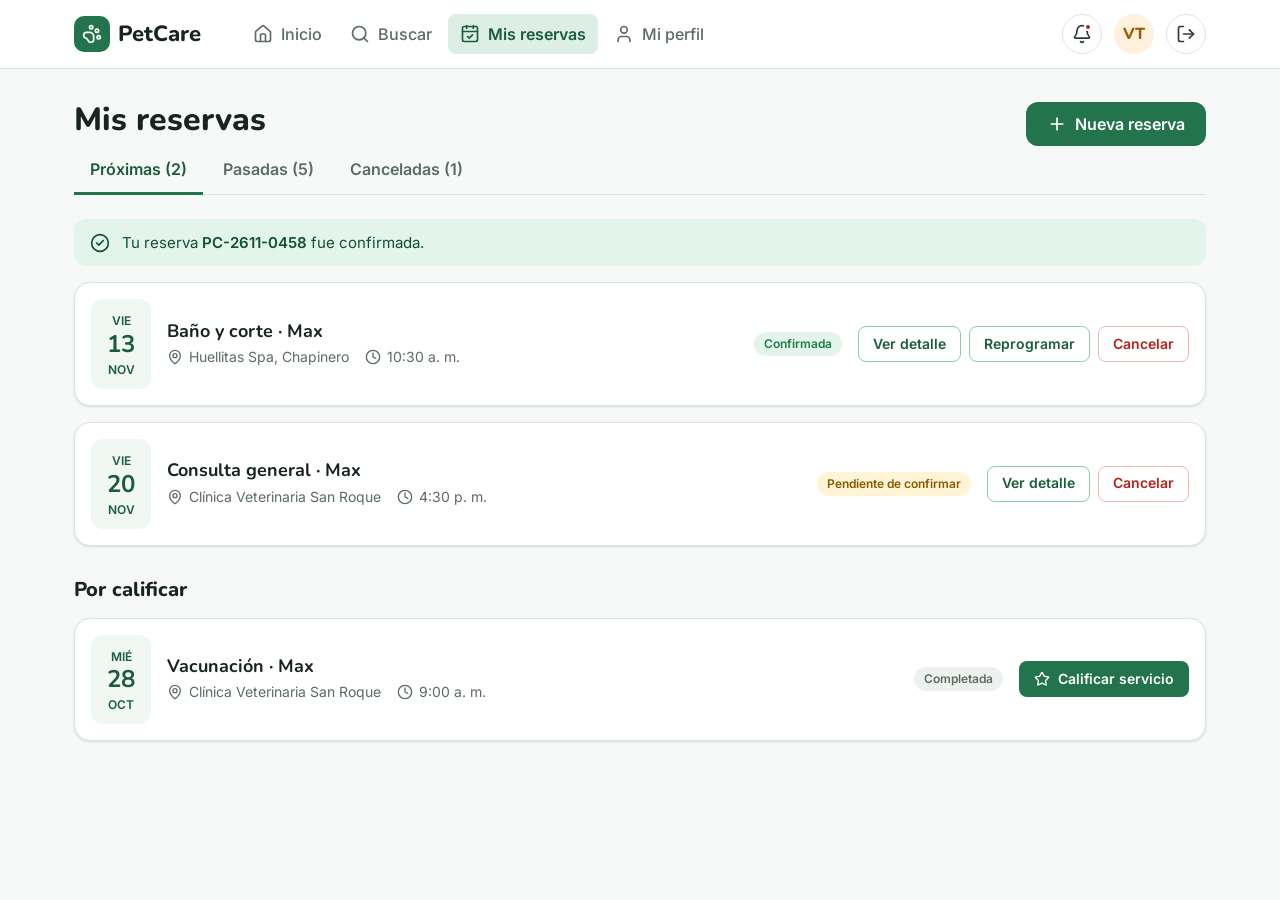
<file: reservas.html>
<!DOCTYPE html>
<html lang="es">
<head>
<meta charset="utf-8">
<meta name="viewport" content="width=device-width, initial-scale=1">
<title>Mis reservas · PetCare</title>
<link rel="stylesheet" href="styles.css">
</head>
<body>
<script src="icons.js"></script>
<a class="skip" href="#main">Saltar al contenido</a>
<header class="topbar"><div class="container">
  <a class="brand" href="panel.html" aria-label="PetCare, ir al inicio"><span class="brand-mark"><svg class="ic " aria-hidden="true"><use href="#i-paw-print"/></svg></span>PetCare</a>
  <nav class="nav" aria-label="Navegación principal"><a href="panel.html"><svg class="ic " aria-hidden="true"><use href="#i-house"/></svg>Inicio</a><a href="buscar.html"><svg class="ic " aria-hidden="true"><use href="#i-search"/></svg>Buscar</a><a href="reservas.html" aria-current=page><svg class="ic " aria-hidden="true"><use href="#i-calendar-check"/></svg>Mis reservas</a><a href="perfil.html"><svg class="ic " aria-hidden="true"><use href="#i-user"/></svg>Mi perfil</a></nav>
  <div class="topbar-actions">
    <button class="icon-btn hide-m" aria-label="Notificaciones (1 nueva)"><svg class="ic " aria-hidden="true"><use href="#i-bell"/></svg><span class="dot"></span></button>
    <a class="avatar" href="perfil.html" aria-label="Mi cuenta">VT</a>
    <a class="icon-btn hide-m" href="login.html" aria-label="Cerrar sesión"><svg class="ic " aria-hidden="true"><use href="#i-log-out"/></svg></a>
  </div>
</div></header>
<main id="main" class="page"><div class="container">

<div class="row-between wrap"><h1>Mis reservas</h1><a class="btn btn-primary" href="buscar.html"><svg class="ic " aria-hidden="true"><use href="#i-plus"/></svg> Nueva reserva</a></div>
<div class="tabs" role="tablist"><a href="reservas.html" aria-current="page">Próximas (2)</a><a href="#">Pasadas (5)</a><a href="#">Canceladas (1)</a></div>
<div class="alert alert-success" style="margin-bottom:16px"><svg class="ic " aria-hidden="true"><use href="#i-circle-check"/></svg><div>Tu reserva <b>PC-2611-0458</b> fue confirmada.</div></div>
<div class="stack">
<article class="card"><div class="booking-mini" style="flex-wrap:wrap"><div class="date-box"><span>Vie</span><b>13</b><span>Nov</span></div>
<div style="flex:1;min-width:200px"><h3 style="margin:0">Baño y corte · Max</h3><div class="meta" style="margin:4px 0 0"><span><svg class="ic ic-sm" aria-hidden="true"><use href="#i-map-pin"/></svg>Huellitas Spa, Chapinero</span><span><svg class="ic ic-sm" aria-hidden="true"><use href="#i-clock"/></svg>10:30 a. m.</span></div></div>
<span class="badge badge-green">Confirmada</span><div class="row wrap" style="gap:8px"><a class="btn btn-secondary btn-sm" href="proveedor.html">Ver detalle</a><a class="btn btn-secondary btn-sm" href="reservar.html">Reprogramar</a><button class="btn btn-danger btn-sm">Cancelar</button></div></div></article>
<article class="card"><div class="booking-mini" style="flex-wrap:wrap"><div class="date-box"><span>Vie</span><b>20</b><span>Nov</span></div>
<div style="flex:1;min-width:200px"><h3 style="margin:0">Consulta general · Max</h3><div class="meta" style="margin:4px 0 0"><span><svg class="ic ic-sm" aria-hidden="true"><use href="#i-map-pin"/></svg>Clínica Veterinaria San Roque</span><span><svg class="ic ic-sm" aria-hidden="true"><use href="#i-clock"/></svg>4:30 p. m.</span></div></div>
<span class="badge badge-amber">Pendiente de confirmar</span><div class="row wrap" style="gap:8px"><a class="btn btn-secondary btn-sm" href="#">Ver detalle</a><button class="btn btn-danger btn-sm">Cancelar</button></div></div></article>
</div>
<div class="section-title"><h2>Por calificar</h2></div>
<article class="card"><div class="booking-mini" style="flex-wrap:wrap"><div class="date-box"><span>Mié</span><b>28</b><span>Oct</span></div>
<div style="flex:1;min-width:200px"><h3 style="margin:0">Vacunación · Max</h3><div class="meta" style="margin:4px 0 0"><span><svg class="ic ic-sm" aria-hidden="true"><use href="#i-map-pin"/></svg>Clínica Veterinaria San Roque</span><span><svg class="ic ic-sm" aria-hidden="true"><use href="#i-clock"/></svg>9:00 a. m.</span></div></div>
<span class="badge badge-gray">Completada</span><div class="row wrap" style="gap:8px"><a class="btn btn-primary btn-sm" href="calificar.html"><svg class="ic ic-sm" aria-hidden="true"><use href="#i-star"/></svg> Calificar servicio</a></div></div></article>

</div></main>
<nav class="bottom-nav" aria-label="Navegación inferior"><a href="panel.html"><svg class="ic " aria-hidden="true"><use href="#i-house"/></svg>Inicio</a><a href="buscar.html"><svg class="ic " aria-hidden="true"><use href="#i-search"/></svg>Buscar</a><a href="reservas.html" aria-current=page><svg class="ic " aria-hidden="true"><use href="#i-calendar-check"/></svg>Reservas</a><a href="perfil.html"><svg class="ic " aria-hidden="true"><use href="#i-user"/></svg>Perfil</a></nav>
<script src="app.js"></script>
</body>
</html>
</file>
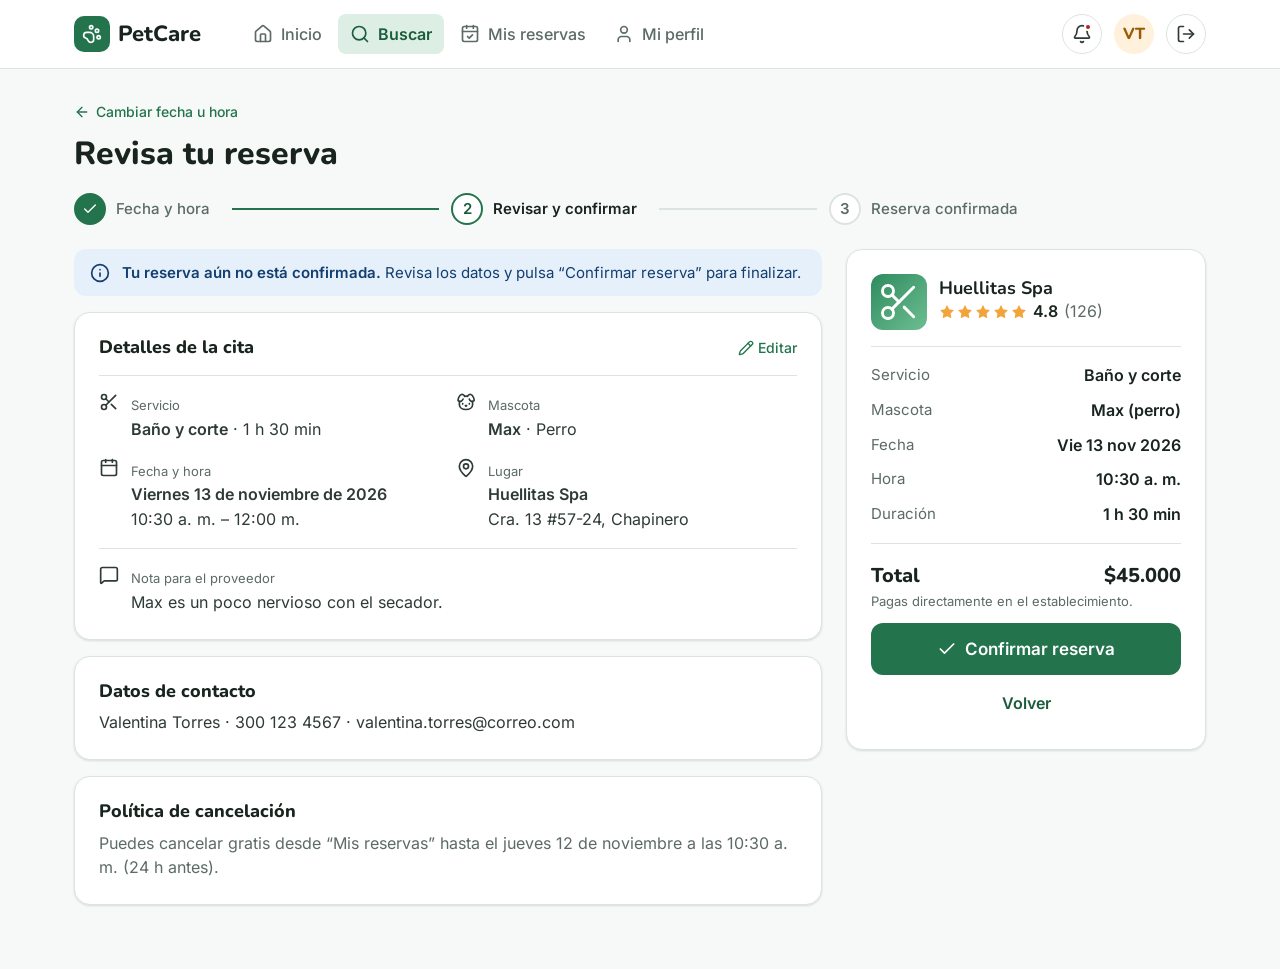
<file: revisar.html>
<!DOCTYPE html>
<html lang="es">
<head>
<meta charset="utf-8">
<meta name="viewport" content="width=device-width, initial-scale=1">
<title>Revisar y confirmar · PetCare</title>
<link rel="stylesheet" href="styles.css">
</head>
<body>
<script src="icons.js"></script>
<a class="skip" href="#main">Saltar al contenido</a>
<header class="topbar"><div class="container">
  <a class="brand" href="panel.html" aria-label="PetCare, ir al inicio"><span class="brand-mark"><svg class="ic " aria-hidden="true"><use href="#i-paw-print"/></svg></span>PetCare</a>
  <nav class="nav" aria-label="Navegación principal"><a href="panel.html"><svg class="ic " aria-hidden="true"><use href="#i-house"/></svg>Inicio</a><a href="buscar.html" aria-current=page><svg class="ic " aria-hidden="true"><use href="#i-search"/></svg>Buscar</a><a href="reservas.html"><svg class="ic " aria-hidden="true"><use href="#i-calendar-check"/></svg>Mis reservas</a><a href="perfil.html"><svg class="ic " aria-hidden="true"><use href="#i-user"/></svg>Mi perfil</a></nav>
  <div class="topbar-actions">
    <button class="icon-btn hide-m" aria-label="Notificaciones (1 nueva)"><svg class="ic " aria-hidden="true"><use href="#i-bell"/></svg><span class="dot"></span></button>
    <a class="avatar" href="perfil.html" aria-label="Mi cuenta">VT</a>
    <a class="icon-btn hide-m" href="login.html" aria-label="Cerrar sesión"><svg class="ic " aria-hidden="true"><use href="#i-log-out"/></svg></a>
  </div>
</div></header>
<main id="main" class="page"><div class="container">

<a href="reservar.html" class="small row" style="gap:6px"><svg class="ic ic-sm" aria-hidden="true"><use href="#i-arrow-left"/></svg> Cambiar fecha u hora</a>
<h1 style="margin:12px 0 20px">Revisa tu reserva</h1>
<ol class="stepper" aria-label="Pasos de la reserva"><li class="done"><span class="step-num"><svg class="ic ic-sm" aria-hidden="true"><use href="#i-check"/></svg></span><span class="step-label">Fecha y hora</span></li><li class="current" aria-current=step><span class="step-num">2</span><span class="step-label">Revisar y confirmar</span></li><li class=""><span class="step-num">3</span><span class="step-label">Reserva confirmada</span></li></ol>
<div class="layout-main-aside">
  <div class="stack">
    <div class="alert alert-info"><svg class="ic " aria-hidden="true"><use href="#i-info"/></svg><div><b>Tu reserva aún no está confirmada.</b> Revisa los datos y pulsa “Confirmar reserva” para finalizar.</div></div>
    <section class="card card-pad">
      <div class="row-between"><h2 style="font-size:1.125rem;margin:0">Detalles de la cita</h2><a href="reservar.html" class="small row" style="gap:4px"><svg class="ic ic-sm" aria-hidden="true"><use href="#i-pencil"/></svg> Editar</a></div>
      <hr class="divider">
      <div class="grid grid-2" style="gap:16px">
        <div class="row" style="align-items:flex-start"><svg class="ic " aria-hidden="true"><use href="#i-scissors"/></svg><div><span class="caption">Servicio</span><div><b>Baño y corte</b> · 1 h 30 min</div></div></div>
        <div class="row" style="align-items:flex-start"><svg class="ic " aria-hidden="true"><use href="#i-dog"/></svg><div><span class="caption">Mascota</span><div><b>Max</b> · Perro</div></div></div>
        <div class="row" style="align-items:flex-start"><svg class="ic " aria-hidden="true"><use href="#i-calendar"/></svg><div><span class="caption">Fecha y hora</span><div><b>Viernes 13 de noviembre de 2026</b><br>10:30 a. m. – 12:00 m.</div></div></div>
        <div class="row" style="align-items:flex-start"><svg class="ic " aria-hidden="true"><use href="#i-map-pin"/></svg><div><span class="caption">Lugar</span><div><b>Huellitas Spa</b><br>Cra. 13 #57-24, Chapinero</div></div></div>
      </div>
      <hr class="divider">
      <div class="row" style="align-items:flex-start"><svg class="ic " aria-hidden="true"><use href="#i-message-square"/></svg><div><span class="caption">Nota para el proveedor</span><div>Max es un poco nervioso con el secador.</div></div></div>
    </section>
    <section class="card card-pad"><h2 style="font-size:1.125rem">Datos de contacto</h2>
      <p style="margin:0">Valentina Torres · 300 123 4567 · valentina.torres@correo.com</p></section>
    <section class="card card-pad"><h2 style="font-size:1.125rem">Política de cancelación</h2>
      <p class="muted" style="margin:0">Puedes cancelar gratis desde “Mis reservas” hasta el jueves 12 de noviembre a las 10:30 a. m. (24 h antes).</p></section>
  </div>
  <aside class="card card-pad sticky summary">
  <div class="row" style="gap:12px;margin-bottom:12px"><div class="thumb th-1" style="width:56px;height:56px"><svg class="ic ic-sm" aria-hidden="true"><use href="#i-scissors"/></svg></div><div><h3 style="margin:0">Huellitas Spa</h3><span class="rating"><span class="stars" aria-hidden="true"><svg class="ic" aria-hidden="true"><use href="#i-star"/></svg><svg class="ic" aria-hidden="true"><use href="#i-star"/></svg><svg class="ic" aria-hidden="true"><use href="#i-star"/></svg><svg class="ic" aria-hidden="true"><use href="#i-star"/></svg><svg class="ic" aria-hidden="true"><use href="#i-star"/></svg></span><span class="sr-only">Calificación</span> 4.8 <span class="muted" style="font-weight:400">(126)</span></span></div></div>
  <hr class="divider">
  <dl><dt>Servicio</dt><dd>Baño y corte</dd><dt>Mascota</dt><dd>Max (perro)</dd><dt>Fecha</dt><dd>Vie 13 nov 2026</dd><dt>Hora</dt><dd>10:30 a. m.</dd><dt>Duración</dt><dd>1 h 30 min</dd></dl>
  <hr class="divider"><div class="total"><span>Total</span><span>$45.000</span></div>
  <p class="caption">Pagas directamente en el establecimiento.</p>
  <a class="btn btn-primary btn-block btn-lg" href="confirmacion.html"><svg class="ic " aria-hidden="true"><use href="#i-check"/></svg> Confirmar reserva</a><a class="btn btn-ghost btn-block" href="reservar.html" style="margin-top:6px">Volver</a>
</aside>
</div>

</div></main>
<nav class="bottom-nav" aria-label="Navegación inferior"><a href="panel.html"><svg class="ic " aria-hidden="true"><use href="#i-house"/></svg>Inicio</a><a href="buscar.html" aria-current=page><svg class="ic " aria-hidden="true"><use href="#i-search"/></svg>Buscar</a><a href="reservas.html"><svg class="ic " aria-hidden="true"><use href="#i-calendar-check"/></svg>Reservas</a><a href="perfil.html"><svg class="ic " aria-hidden="true"><use href="#i-user"/></svg>Perfil</a></nav>
<script src="app.js"></script>
</body>
</html>
</file>
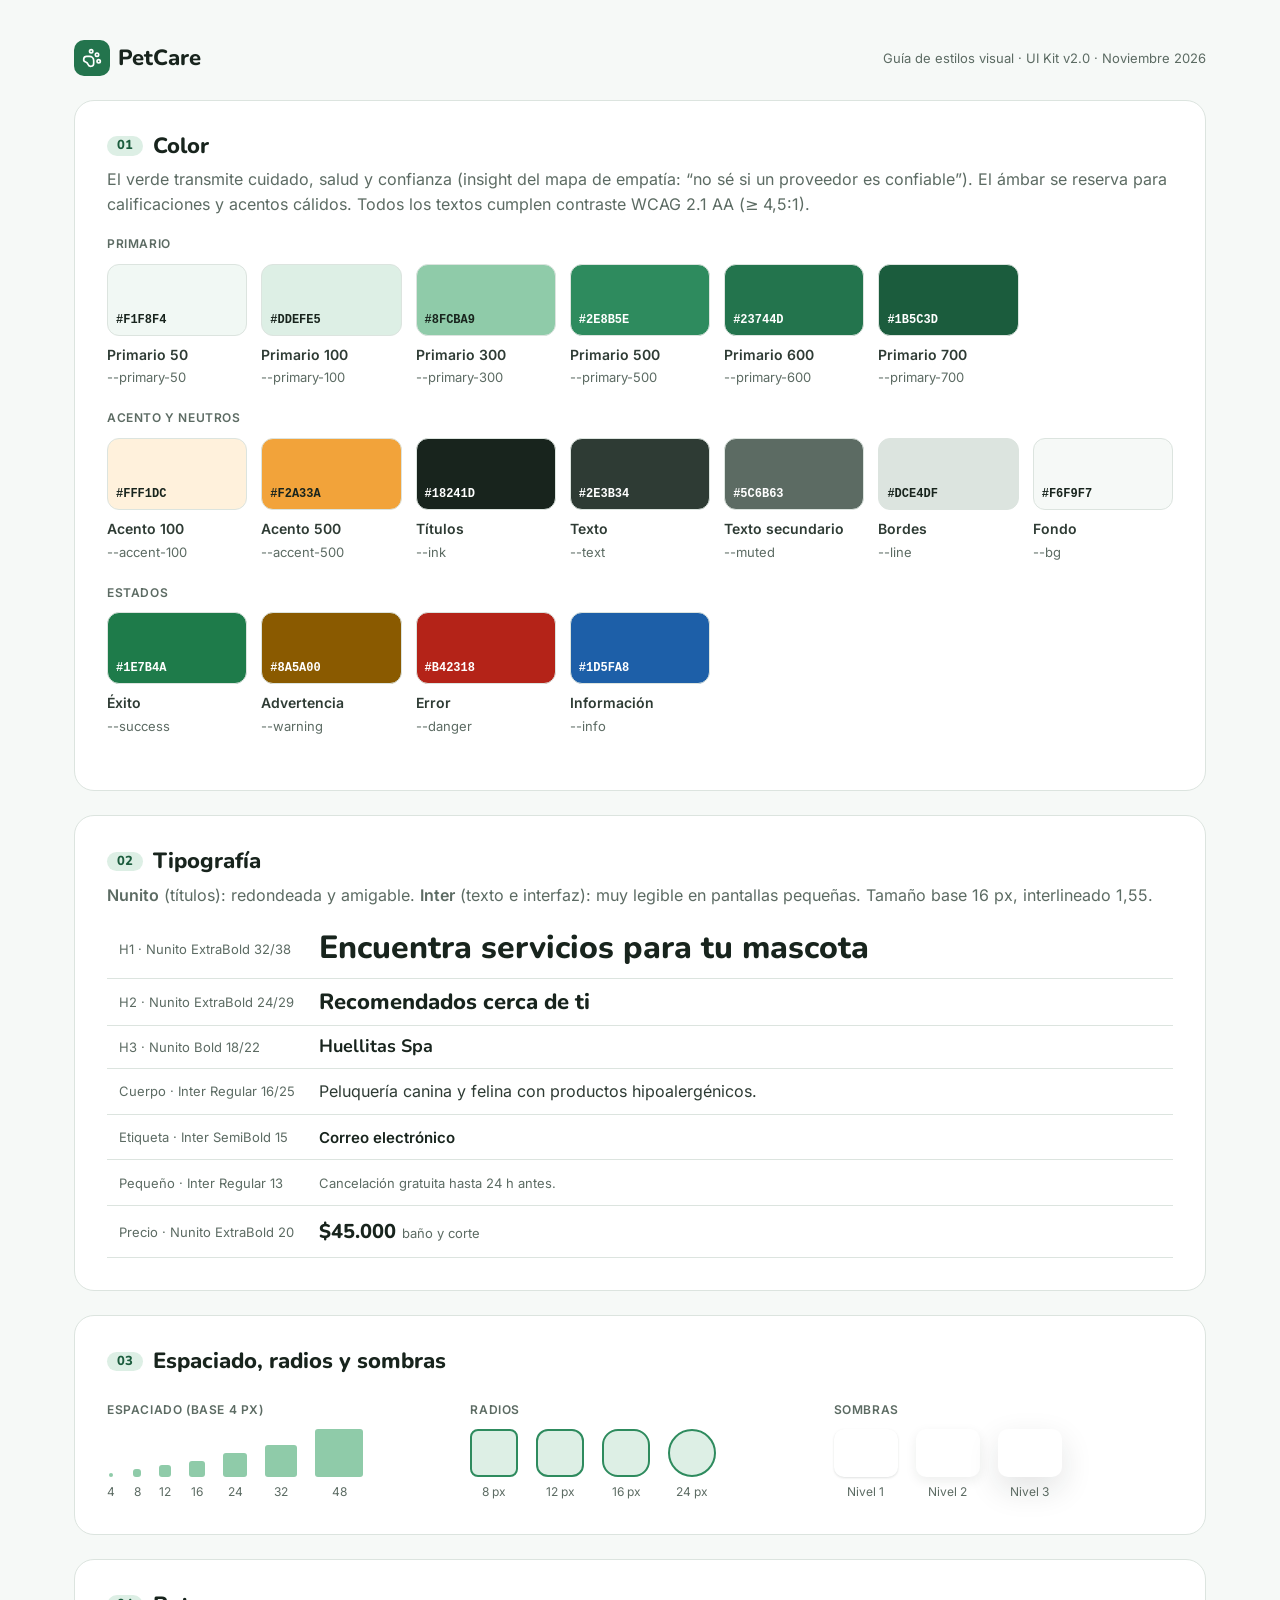
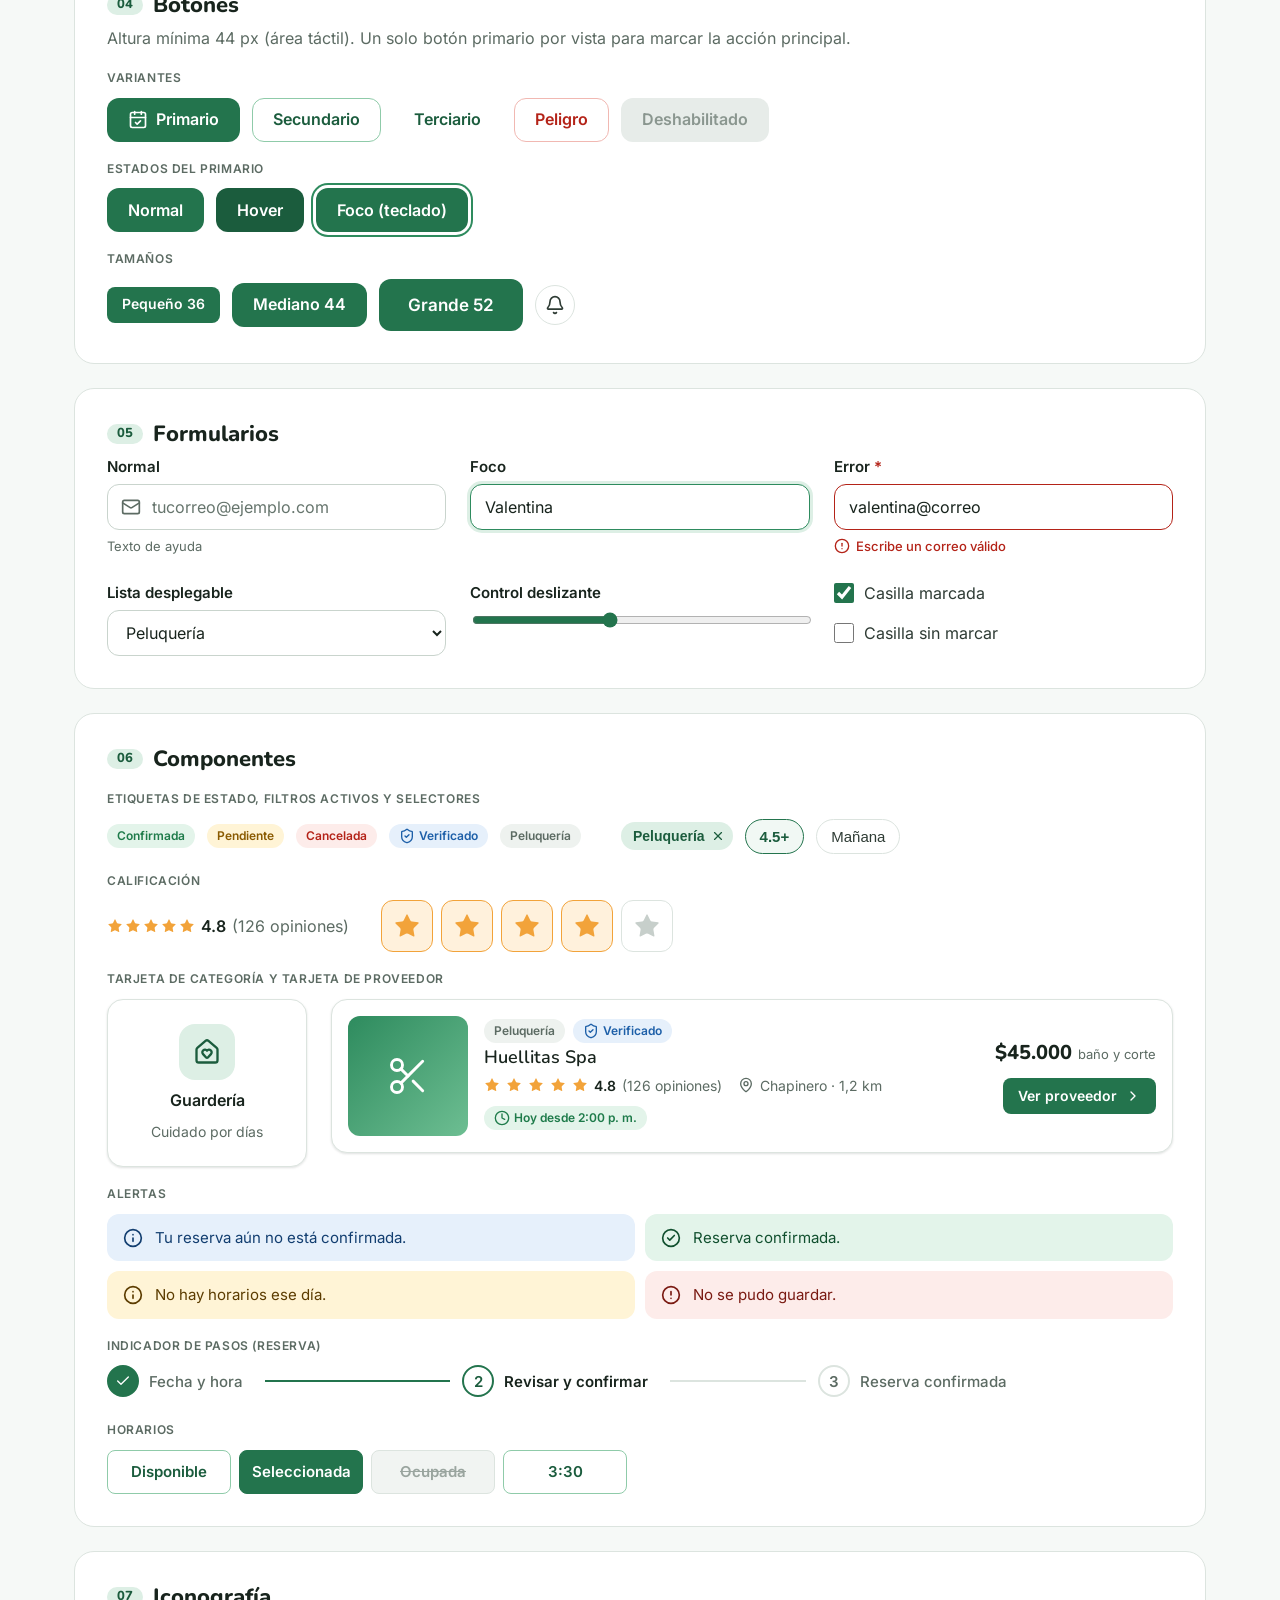
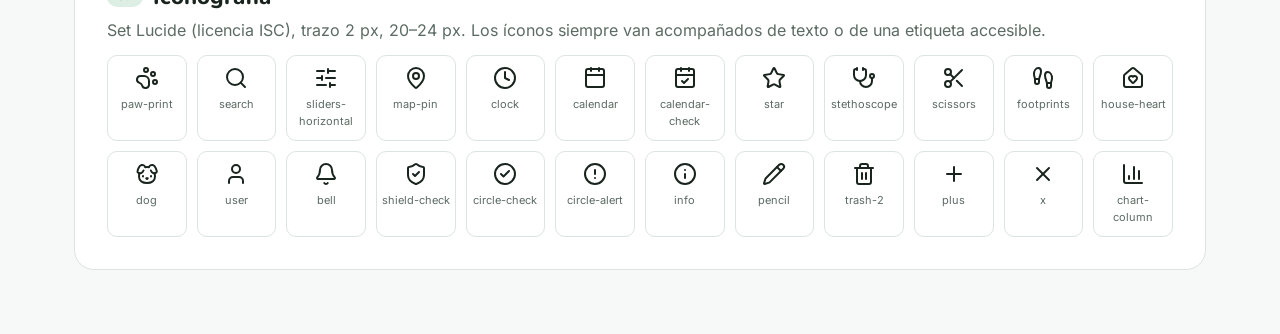
<file: styleguide.html>
<!DOCTYPE html>
<html lang="es">
<head>
<meta charset="utf-8">
<meta name="viewport" content="width=device-width, initial-scale=1">
<title>Guía de estilos · PetCare</title>
<link rel="stylesheet" href="styles.css">
</head>
<body>
<script src="icons.js"></script>

<style>
.sg{max-width:1180px;margin:0 auto;padding:40px 24px}
.sg section{background:#fff;border:1px solid var(--line);border-radius:20px;padding:32px;margin-bottom:24px}
.sg h2{font-size:1.375rem;display:flex;align-items:center;gap:10px}
.sg h2 .n{font-size:.8125rem;background:var(--primary-100);color:var(--primary-700);border-radius:999px;padding:2px 10px}
.sg-swrow{display:grid;grid-template-columns:repeat(7,1fr);gap:14px;margin:10px 0 22px}
.sg-sw{display:flex;flex-direction:column;gap:2px;font-size:.875rem}
.sg-chip{height:72px;border-radius:12px;border:1px solid var(--line);display:flex;align-items:flex-end;padding:8px;font:600 .75rem ui-monospace,monospace;margin-bottom:6px}
.sg-type td{padding:10px 12px;border-bottom:1px solid var(--line);vertical-align:middle}
.sg-lbl{font-size:.75rem;color:var(--muted);text-transform:uppercase;letter-spacing:.05em;font-weight:600;margin:18px 0 10px}
.sg-icons{display:grid;grid-template-columns:repeat(12,1fr);gap:10px}
.sg-icons div{display:flex;flex-direction:column;align-items:center;gap:6px;font-size:.6875rem;color:var(--muted);padding:10px 4px;border:1px solid var(--line);border-radius:10px;text-align:center}
.sg-icons .ic{width:24px;height:24px;color:var(--ink)}
.sp{display:flex;align-items:flex-end;gap:18px}
.sp div{display:flex;flex-direction:column;align-items:center;gap:6px;font-size:.75rem;color:var(--muted)}
.sp i{display:block;background:var(--primary-300);border-radius:3px}
</style>
<div class="sg">
<header class="row-between" style="margin-bottom:24px"><a class="brand" href="index.html"><span class="brand-mark"><svg class="ic " aria-hidden="true"><use href="#i-paw-print"/></svg></span>PetCare</a><span class="caption">Guía de estilos visual · UI Kit v2.0 · Noviembre 2026</span></header>

<section id="sg-color"><h2><span class="n">01</span> Color</h2>
<p class="muted">El verde transmite cuidado, salud y confianza (insight del mapa de empatía: “no sé si un proveedor es confiable”). El ámbar se reserva para calificaciones y acentos cálidos. Todos los textos cumplen contraste WCAG 2.1 AA (≥ 4,5:1).</p>
<div class="sg-lbl">Primario</div><div class="sg-swrow"><div class="sg-sw"><div style="background:#F1F8F4;color:var(--ink)" class="sg-chip">#F1F8F4</div><b>Primario 50</b><span class="caption">--primary-50</span></div><div class="sg-sw"><div style="background:#DDEFE5;color:var(--ink)" class="sg-chip">#DDEFE5</div><b>Primario 100</b><span class="caption">--primary-100</span></div><div class="sg-sw"><div style="background:#8FCBA9;color:var(--ink)" class="sg-chip">#8FCBA9</div><b>Primario 300</b><span class="caption">--primary-300</span></div><div class="sg-sw"><div style="background:#2E8B5E;color:#fff" class="sg-chip">#2E8B5E</div><b>Primario 500</b><span class="caption">--primary-500</span></div><div class="sg-sw"><div style="background:#23744D;color:#fff" class="sg-chip">#23744D</div><b>Primario 600</b><span class="caption">--primary-600</span></div><div class="sg-sw"><div style="background:#1B5C3D;color:#fff" class="sg-chip">#1B5C3D</div><b>Primario 700</b><span class="caption">--primary-700</span></div></div>
<div class="sg-lbl">Acento y neutros</div><div class="sg-swrow"><div class="sg-sw"><div style="background:#FFF1DC;color:var(--ink)" class="sg-chip">#FFF1DC</div><b>Acento 100</b><span class="caption">--accent-100</span></div><div class="sg-sw"><div style="background:#F2A33A;color:var(--ink)" class="sg-chip">#F2A33A</div><b>Acento 500</b><span class="caption">--accent-500</span></div><div class="sg-sw"><div style="background:#18241D;color:#fff" class="sg-chip">#18241D</div><b>Títulos</b><span class="caption">--ink</span></div><div class="sg-sw"><div style="background:#2E3B34;color:#fff" class="sg-chip">#2E3B34</div><b>Texto</b><span class="caption">--text</span></div><div class="sg-sw"><div style="background:#5C6B63;color:#fff" class="sg-chip">#5C6B63</div><b>Texto secundario</b><span class="caption">--muted</span></div><div class="sg-sw"><div style="background:#DCE4DF;color:var(--ink)" class="sg-chip">#DCE4DF</div><b>Bordes</b><span class="caption">--line</span></div><div class="sg-sw"><div style="background:#F6F9F7;color:var(--ink)" class="sg-chip">#F6F9F7</div><b>Fondo</b><span class="caption">--bg</span></div></div>
<div class="sg-lbl">Estados</div><div class="sg-swrow"><div class="sg-sw"><div style="background:#1E7B4A;color:#fff" class="sg-chip">#1E7B4A</div><b>Éxito</b><span class="caption">--success</span></div><div class="sg-sw"><div style="background:#8A5A00;color:#fff" class="sg-chip">#8A5A00</div><b>Advertencia</b><span class="caption">--warning</span></div><div class="sg-sw"><div style="background:#B42318;color:#fff" class="sg-chip">#B42318</div><b>Error</b><span class="caption">--danger</span></div><div class="sg-sw"><div style="background:#1D5FA8;color:#fff" class="sg-chip">#1D5FA8</div><b>Información</b><span class="caption">--info</span></div></div>
</section>

<section id="sg-type"><h2><span class="n">02</span> Tipografía</h2>
<p class="muted"><b>Nunito</b> (títulos): redondeada y amigable. <b>Inter</b> (texto e interfaz): muy legible en pantallas pequeñas. Tamaño base 16 px, interlineado 1,55.</p>
<table class="sg-type" style="width:100%;border-collapse:collapse">
<tr><td class="caption" style="width:200px">H1 · Nunito ExtraBold 32/38</td><td><h1 style="margin:0">Encuentra servicios para tu mascota</h1></td></tr>
<tr><td class="caption">H2 · Nunito ExtraBold 24/29</td><td><h2 style="margin:0">Recomendados cerca de ti</h2></td></tr>
<tr><td class="caption">H3 · Nunito Bold 18/22</td><td><h3 style="margin:0">Huellitas Spa</h3></td></tr>
<tr><td class="caption">Cuerpo · Inter Regular 16/25</td><td>Peluquería canina y felina con productos hipoalergénicos.</td></tr>
<tr><td class="caption">Etiqueta · Inter SemiBold 15</td><td><span class="label">Correo electrónico</span></td></tr>
<tr><td class="caption">Pequeño · Inter Regular 13</td><td><span class="caption">Cancelación gratuita hasta 24 h antes.</span></td></tr>
<tr><td class="caption">Precio · Nunito ExtraBold 20</td><td><span class="price">$45.000 <small>baño y corte</small></span></td></tr>
</table></section>

<section id="sg-space"><h2><span class="n">03</span> Espaciado, radios y sombras</h2>
<div class="grid grid-3">
<div><div class="sg-lbl">Espaciado (base 4 px)</div><div class="sp"><div><i style="width:4px;height:4px"></i>4</div><div><i style="width:8px;height:8px"></i>8</div><div><i style="width:12px;height:12px"></i>12</div><div><i style="width:16px;height:16px"></i>16</div><div><i style="width:24px;height:24px"></i>24</div><div><i style="width:32px;height:32px"></i>32</div><div><i style="width:48px;height:48px"></i>48</div></div></div>
<div><div class="sg-lbl">Radios</div><div class="sp"><div><i style="width:48px;height:48px;border-radius:8px;background:var(--primary-100);border:2px solid var(--primary-500)"></i>8 px</div><div><i style="width:48px;height:48px;border-radius:12px;background:var(--primary-100);border:2px solid var(--primary-500)"></i>12 px</div><div><i style="width:48px;height:48px;border-radius:16px;background:var(--primary-100);border:2px solid var(--primary-500)"></i>16 px</div><div><i style="width:48px;height:48px;border-radius:24px;background:var(--primary-100);border:2px solid var(--primary-500)"></i>24 px</div></div></div>
<div><div class="sg-lbl">Sombras</div><div class="sp"><div><i style="width:64px;height:48px;background:#fff;border-radius:10px;box-shadow:var(--sh-1)"></i>Nivel 1</div><div><i style="width:64px;height:48px;background:#fff;border-radius:10px;box-shadow:var(--sh-2)"></i>Nivel 2</div><div><i style="width:64px;height:48px;background:#fff;border-radius:10px;box-shadow:var(--sh-3)"></i>Nivel 3</div></div></div>
</div></section>

<section id="sg-buttons"><h2><span class="n">04</span> Botones</h2>
<p class="muted">Altura mínima 44 px (área táctil). Un solo botón primario por vista para marcar la acción principal.</p>
<div class="sg-lbl">Variantes</div>
<div class="row wrap"><button class="btn btn-primary"><svg class="ic " aria-hidden="true"><use href="#i-calendar-check"/></svg> Primario</button><button class="btn btn-secondary">Secundario</button><button class="btn btn-ghost">Terciario</button><button class="btn btn-danger">Peligro</button><button class="btn" disabled>Deshabilitado</button></div>
<div class="sg-lbl">Estados del primario</div>
<div class="row wrap"><button class="btn btn-primary">Normal</button><button class="btn btn-primary" style="background:var(--primary-700)">Hover</button><button class="btn btn-primary" style="box-shadow:var(--focus)">Foco (teclado)</button></div>
<div class="sg-lbl">Tamaños</div>
<div class="row wrap"><button class="btn btn-primary btn-sm">Pequeño 36</button><button class="btn btn-primary">Mediano 44</button><button class="btn btn-primary btn-lg">Grande 52</button><button class="icon-btn" aria-label="Notificaciones"><svg class="ic " aria-hidden="true"><use href="#i-bell"/></svg></button></div>
</section>

<section id="sg-forms"><h2><span class="n">05</span> Formularios</h2>
<div class="grid grid-3">
<div class="field"><label class="label">Normal</label><div class="input-icon"><svg class="ic " aria-hidden="true"><use href="#i-mail"/></svg><input class="input" placeholder="tucorreo@ejemplo.com"></div><span class="hint">Texto de ayuda</span></div>
<div class="field"><label class="label">Foco</label><input class="input" value="Valentina" style="border-color:var(--primary-500);box-shadow:0 0 0 3px var(--primary-100)"></div>
<div class="field has-error"><label class="label">Error <span class="req">*</span></label><input class="input" value="valentina@correo"><span class="error-msg"><svg class="ic ic-sm" aria-hidden="true"><use href="#i-circle-alert"/></svg> Escribe un correo válido</span></div>
<div class="field"><label class="label">Lista desplegable</label><select class="select"><option>Peluquería</option></select></div>
<div class="field"><label class="label">Control deslizante</label><input type="range" class="range" value="40"></div>
<div class="stack" style="--x:0"><label class="check"><input type="checkbox" checked> Casilla marcada</label><label class="check"><input type="checkbox"> Casilla sin marcar</label></div>
</div></section>

<section id="sg-comp"><h2><span class="n">06</span> Componentes</h2>
<div class="sg-lbl">Etiquetas de estado, filtros activos y selectores</div>
<div class="row wrap"><span class="badge badge-green">Confirmada</span><span class="badge badge-amber">Pendiente</span><span class="badge badge-red">Cancelada</span><span class="badge badge-blue"><svg class="ic ic-sm" aria-hidden="true"><use href="#i-shield-check"/></svg> Verificado</span><span class="badge badge-gray">Peluquería</span>
<span style="width:16px"></span><button class="chip">Peluquería <svg class="ic " aria-hidden="true"><use href="#i-x"/></svg></button><button class="pill on">4.5+</button><button class="pill">Mañana</button></div>
<div class="sg-lbl">Calificación</div>
<div class="row wrap" style="gap:32px"><span class="rating"><span class="stars" aria-hidden="true"><svg class="ic" aria-hidden="true"><use href="#i-star"/></svg><svg class="ic" aria-hidden="true"><use href="#i-star"/></svg><svg class="ic" aria-hidden="true"><use href="#i-star"/></svg><svg class="ic" aria-hidden="true"><use href="#i-star"/></svg><svg class="ic" aria-hidden="true"><use href="#i-star"/></svg></span><span class="sr-only">Calificación</span> 4.8 <span class="muted" style="font-weight:400">(126 opiniones)</span></span><div class="rating-input"><button class="on"><svg class="ic " aria-hidden="true"><use href="#i-star"/></svg></button><button class="on"><svg class="ic " aria-hidden="true"><use href="#i-star"/></svg></button><button class="on"><svg class="ic " aria-hidden="true"><use href="#i-star"/></svg></button><button class="on"><svg class="ic " aria-hidden="true"><use href="#i-star"/></svg></button><button class=""><svg class="ic " aria-hidden="true"><use href="#i-star"/></svg></button></div></div>
<div class="sg-lbl">Tarjeta de categoría y tarjeta de proveedor</div>
<div class="grid" style="grid-template-columns:200px 1fr;align-items:start"><a class="card cat" href="#"><span class="cat-icon"><svg class="ic " aria-hidden="true"><use href="#i-house-heart"/></svg></span>Guardería<small>Cuidado por días</small></a><article class="card card-hover provider">
  <div class="thumb th-1"><svg class="ic " aria-hidden="true"><use href="#i-scissors"/></svg></div>
  <div>
    <div class="row wrap" style="gap:8px;margin-bottom:4px"><span class="badge badge-gray">Peluquería</span><span class="badge badge-blue"><svg class="ic ic-sm" aria-hidden="true"><use href="#i-shield-check"/></svg> Verificado</span></div>
    <h3><a href="proveedor.html" style="color:var(--ink)">Huellitas Spa</a></h3>
    <div class="meta"><span class="rating"><span class="stars" aria-hidden="true"><svg class="ic" aria-hidden="true"><use href="#i-star"/></svg><svg class="ic" aria-hidden="true"><use href="#i-star"/></svg><svg class="ic" aria-hidden="true"><use href="#i-star"/></svg><svg class="ic" aria-hidden="true"><use href="#i-star"/></svg><svg class="ic" aria-hidden="true"><use href="#i-star"/></svg></span><span class="sr-only">Calificación</span> 4.8 <span class="muted" style="font-weight:400">(126 opiniones)</span></span><span><svg class="ic ic-sm" aria-hidden="true"><use href="#i-map-pin"/></svg>Chapinero · 1,2 km</span></div>
    <span class="badge badge-green"><svg class="ic ic-sm" aria-hidden="true"><use href="#i-clock"/></svg> Hoy desde 2:00 p. m.</span>
  </div>
  <div class="p-cta" style="display:flex;flex-direction:column;align-items:flex-end;gap:10px">
    <span class="price">$45.000 <small>baño y corte</small></span>
    <a class="btn btn-primary btn-sm" href="proveedor.html">Ver proveedor <svg class="ic ic-sm" aria-hidden="true"><use href="#i-chevron-right"/></svg></a>
  </div>
</article></div>
<div class="sg-lbl">Alertas</div>
<div class="grid grid-2" style="gap:10px"><div class="alert alert-info"><svg class="ic " aria-hidden="true"><use href="#i-info"/></svg> Tu reserva aún no está confirmada.</div><div class="alert alert-success"><svg class="ic " aria-hidden="true"><use href="#i-circle-check"/></svg> Reserva confirmada.</div><div class="alert alert-warning"><svg class="ic " aria-hidden="true"><use href="#i-info"/></svg> No hay horarios ese día.</div><div class="alert alert-danger"><svg class="ic " aria-hidden="true"><use href="#i-circle-alert"/></svg> No se pudo guardar.</div></div>
<div class="sg-lbl">Indicador de pasos (reserva)</div><ol class="stepper" aria-label="Pasos de la reserva"><li class="done"><span class="step-num"><svg class="ic ic-sm" aria-hidden="true"><use href="#i-check"/></svg></span><span class="step-label">Fecha y hora</span></li><li class="current" aria-current=step><span class="step-num">2</span><span class="step-label">Revisar y confirmar</span></li><li class=""><span class="step-num">3</span><span class="step-label">Reserva confirmada</span></li></ol>
<div class="sg-lbl">Horarios</div>
<div class="slots" style="max-width:520px"><button class="slot">Disponible</button><button class="slot sel">Seleccionada</button><button class="slot busy">Ocupada</button><button class="slot">3:30</button></div>
</section>

<section id="sg-icons"><h2><span class="n">07</span> Iconografía</h2>
<p class="muted">Set Lucide (licencia ISC), trazo 2 px, 20–24 px. Los íconos siempre van acompañados de texto o de una etiqueta accesible.</p>
<div class="sg-icons"><div><svg class="ic " aria-hidden="true"><use href="#i-paw-print"/></svg>paw-print</div><div><svg class="ic " aria-hidden="true"><use href="#i-search"/></svg>search</div><div><svg class="ic " aria-hidden="true"><use href="#i-sliders-horizontal"/></svg>sliders-horizontal</div><div><svg class="ic " aria-hidden="true"><use href="#i-map-pin"/></svg>map-pin</div><div><svg class="ic " aria-hidden="true"><use href="#i-clock"/></svg>clock</div><div><svg class="ic " aria-hidden="true"><use href="#i-calendar"/></svg>calendar</div><div><svg class="ic " aria-hidden="true"><use href="#i-calendar-check"/></svg>calendar-check</div><div><svg class="ic " aria-hidden="true"><use href="#i-star"/></svg>star</div><div><svg class="ic " aria-hidden="true"><use href="#i-stethoscope"/></svg>stethoscope</div><div><svg class="ic " aria-hidden="true"><use href="#i-scissors"/></svg>scissors</div><div><svg class="ic " aria-hidden="true"><use href="#i-footprints"/></svg>footprints</div><div><svg class="ic " aria-hidden="true"><use href="#i-house-heart"/></svg>house-heart</div><div><svg class="ic " aria-hidden="true"><use href="#i-dog"/></svg>dog</div><div><svg class="ic " aria-hidden="true"><use href="#i-user"/></svg>user</div><div><svg class="ic " aria-hidden="true"><use href="#i-bell"/></svg>bell</div><div><svg class="ic " aria-hidden="true"><use href="#i-shield-check"/></svg>shield-check</div><div><svg class="ic " aria-hidden="true"><use href="#i-circle-check"/></svg>circle-check</div><div><svg class="ic " aria-hidden="true"><use href="#i-circle-alert"/></svg>circle-alert</div><div><svg class="ic " aria-hidden="true"><use href="#i-info"/></svg>info</div><div><svg class="ic " aria-hidden="true"><use href="#i-pencil"/></svg>pencil</div><div><svg class="ic " aria-hidden="true"><use href="#i-trash-2"/></svg>trash-2</div><div><svg class="ic " aria-hidden="true"><use href="#i-plus"/></svg>plus</div><div><svg class="ic " aria-hidden="true"><use href="#i-x"/></svg>x</div><div><svg class="ic " aria-hidden="true"><use href="#i-chart-column"/></svg>chart-column</div></div></section>
</div>

<script src="app.js"></script>
</body>
</html>
</file>
<file: styles.css>
/* =========================================================
   PetCare — Hoja de estilos (UI Kit en código)
   Tokens = mismos valores de la guía de estilos de Figma
   ========================================================= */

@font-face{font-family:"Nunito";src:url(fonts/nunito-latin-600-normal.woff2) format("woff2");font-weight:600;font-display:swap}
@font-face{font-family:"Nunito";src:url(fonts/nunito-latin-700-normal.woff2) format("woff2");font-weight:700;font-display:swap}
@font-face{font-family:"Nunito";src:url(fonts/nunito-latin-800-normal.woff2) format("woff2");font-weight:800;font-display:swap}
@font-face{font-family:"Inter";src:url(fonts/inter-latin-400-normal.woff2) format("woff2");font-weight:400;font-display:swap}
@font-face{font-family:"Inter";src:url(fonts/inter-latin-500-normal.woff2) format("woff2");font-weight:500;font-display:swap}
@font-face{font-family:"Inter";src:url(fonts/inter-latin-600-normal.woff2) format("woff2");font-weight:600;font-display:swap}

:root{
  /* Color — primario (verde PetCare) */
  --primary-50:#F1F8F4;
  --primary-100:#DDEFE5;
  --primary-300:#8FCBA9;
  --primary-500:#2E8B5E;
  --primary-600:#23744D;   /* botones (contraste 5.6:1 con blanco) */
  --primary-700:#1B5C3D;   /* hover / texto sobre fondos claros */
  /* Acento (calidez, calificaciones) */
  --accent-100:#FFF1DC;
  --accent-500:#F2A33A;
  --accent-700:#9A5B07;
  /* Neutros */
  --ink:#18241D;
  --text:#2E3B34;
  --muted:#5C6B63;         /* 5.3:1 sobre blanco */
  --line:#DCE4DF;
  --surface:#FFFFFF;
  --bg:#F6F9F7;
  /* Estados */
  --success:#1E7B4A; --success-bg:#E3F4EA;
  --warning:#8A5A00; --warning-bg:#FFF4D6;
  --danger:#B42318;  --danger-bg:#FDECEA;
  --info:#1D5FA8;    --info-bg:#E6F0FB;
  /* Tipografía */
  --font-head:"Nunito",system-ui,sans-serif;
  --font-body:"Inter",system-ui,sans-serif;
  /* Espaciado (base 4px) */
  --s1:4px;--s2:8px;--s3:12px;--s4:16px;--s5:24px;--s6:32px;--s7:48px;--s8:64px;
  /* Radios y sombras */
  --r-sm:8px;--r-md:12px;--r-lg:16px;--r-xl:24px;--r-full:999px;
  --sh-1:0 1px 2px rgba(24,36,29,.06),0 1px 3px rgba(24,36,29,.08);
  --sh-2:0 4px 12px rgba(24,36,29,.08);
  --sh-3:0 12px 32px rgba(24,36,29,.12);
  --focus:0 0 0 3px #fff,0 0 0 5px var(--primary-500);
}

*{box-sizing:border-box}
html{-webkit-text-size-adjust:100%}
body{margin:0;font-family:var(--font-body);font-size:16px;line-height:1.55;color:var(--text);background:var(--bg)}
h1,h2,h3,h4{font-family:var(--font-head);color:var(--ink);margin:0 0 var(--s2);line-height:1.2}
h1{font-size:2rem;font-weight:800}
h2{font-size:1.5rem;font-weight:800}
h3{font-size:1.125rem;font-weight:700}
h4{font-size:1rem;font-weight:700}
p{margin:0 0 var(--s3)}
a{color:var(--primary-600);text-decoration:none;font-weight:500}
a:hover{text-decoration:underline}
img{max-width:100%;display:block}
small,.small{font-size:.875rem}
.muted{color:var(--muted)}
.caption{font-size:.8125rem;color:var(--muted)}
:focus-visible{outline:none;box-shadow:var(--focus);border-radius:var(--r-sm)}
.sr-only{position:absolute;width:1px;height:1px;overflow:hidden;clip:rect(0 0 0 0);white-space:nowrap}
.skip{position:absolute;left:-999px;top:8px;background:var(--ink);color:#fff;padding:8px 12px;border-radius:8px;z-index:100}
.skip:focus{left:8px}

/* Iconos */
.ic{width:20px;height:20px;flex:none;fill:none;stroke:currentColor;stroke-width:2;stroke-linecap:round;stroke-linejoin:round;vertical-align:middle}
.ic-sm{width:16px;height:16px}
.ic-lg{width:28px;height:28px}
.ic-fill{fill:currentColor}

/* ---------- Layout ---------- */
.container{width:100%;max-width:1180px;margin:0 auto;padding:0 var(--s5)}
.page{padding:var(--s6) 0 var(--s8)}
.stack>*+*{margin-top:var(--s4)}
.row{display:flex;gap:var(--s3);align-items:center}
.row-between{display:flex;gap:var(--s3);align-items:center;justify-content:space-between}
.wrap{flex-wrap:wrap}
.grid{display:grid;gap:var(--s5)}
.grid-2{grid-template-columns:repeat(2,minmax(0,1fr))}
.grid-3{grid-template-columns:repeat(3,minmax(0,1fr))}
.grid-4{grid-template-columns:repeat(4,minmax(0,1fr))}
.layout-side{display:grid;grid-template-columns:280px minmax(0,1fr);gap:var(--s5);align-items:start}
.layout-main-aside{display:grid;grid-template-columns:minmax(0,1fr) 360px;gap:var(--s5);align-items:start}
.sticky{position:sticky;top:88px}

/* ---------- Header / navegación ---------- */
.topbar{position:sticky;top:0;z-index:20;background:rgba(255,255,255,.96);backdrop-filter:blur(6px);border-bottom:1px solid var(--line)}
.topbar .container{display:flex;align-items:center;gap:var(--s5);height:68px}
.brand{display:flex;align-items:center;gap:var(--s2);font-family:var(--font-head);font-weight:800;font-size:1.375rem;color:var(--ink)}
.brand:hover{text-decoration:none}
.brand-mark{width:36px;height:36px;border-radius:10px;background:var(--primary-600);color:#fff;display:grid;place-items:center}
.brand-mark .ic{width:20px;height:20px}
.nav{display:flex;gap:var(--s1);margin-left:var(--s4)}
.nav a{display:flex;align-items:center;gap:var(--s2);padding:8px 12px;border-radius:var(--r-sm);color:var(--muted);font-weight:500}
.nav a:hover{background:var(--primary-50);color:var(--primary-700);text-decoration:none}
.nav a[aria-current=page]{background:var(--primary-100);color:var(--primary-700);font-weight:600}
.topbar-actions{margin-left:auto;display:flex;align-items:center;gap:var(--s3)}
.icon-btn{width:40px;height:40px;border-radius:var(--r-full);border:1px solid var(--line);background:#fff;display:grid;place-items:center;color:var(--text);position:relative;cursor:pointer}
.icon-btn:hover{background:var(--primary-50)}
.dot{position:absolute;top:8px;right:9px;width:8px;height:8px;border-radius:50%;background:var(--danger);border:2px solid #fff}
.avatar{width:40px;height:40px;border-radius:50%;background:var(--accent-100);color:var(--accent-700);display:grid;place-items:center;font-family:var(--font-head);font-weight:800}
.avatar-lg{width:72px;height:72px;font-size:1.5rem}

.filter-toggle{display:none}
/* barra inferior (móvil) — misma estructura del prototipo en papel */
.bottom-nav{display:none}

/* ---------- Botones ---------- */
.btn{display:inline-flex;align-items:center;justify-content:center;gap:var(--s2);min-height:44px;padding:10px 20px;border-radius:var(--r-md);border:1px solid transparent;font:600 1rem/1.2 var(--font-body);cursor:pointer;text-decoration:none;transition:background .15s,border-color .15s,box-shadow .15s}
.btn:hover{text-decoration:none}
.btn-primary{background:var(--primary-600);color:#fff}
.btn-primary:hover{background:var(--primary-700)}
.btn-secondary{background:#fff;color:var(--primary-700);border-color:var(--primary-300)}
.btn-secondary:hover{background:var(--primary-50)}
.btn-ghost{background:transparent;color:var(--primary-700)}
.btn-ghost:hover{background:var(--primary-50)}
.btn-danger{background:#fff;color:var(--danger);border-color:#F1B8B2}
.btn-danger:hover{background:var(--danger-bg)}
.btn[disabled],.btn.is-disabled{background:#E7ECE9;color:#8A968F;border-color:transparent;cursor:not-allowed}
.btn-sm{min-height:36px;padding:6px 14px;font-size:.875rem;border-radius:var(--r-sm)}
.btn-lg{min-height:52px;padding:14px 28px;font-size:1.0625rem}
.btn-block{width:100%}

/* ---------- Formularios ---------- */
.field{display:flex;flex-direction:column;gap:6px}
.label{font-weight:600;font-size:.9375rem;color:var(--ink)}
.req{color:var(--danger)}
.hint{font-size:.8125rem;color:var(--muted)}
.input,.select,.textarea{width:100%;min-height:46px;padding:10px 14px;border:1.5px solid #C9D4CD;border-radius:var(--r-md);background:#fff;font:400 1rem var(--font-body);color:var(--ink)}
.input::placeholder,.textarea::placeholder{color:#66756D}
.input:focus,.select:focus,.textarea:focus{outline:none;border-color:var(--primary-500);box-shadow:0 0 0 3px var(--primary-100)}
.textarea{min-height:120px;resize:vertical}
.input-icon{position:relative}
.input-icon .ic{position:absolute;left:14px;top:50%;transform:translateY(-50%);color:var(--muted)}
.input-icon .input{padding-left:44px}
.field.has-error .input{border-color:var(--danger)}
.error-msg{display:flex;gap:6px;align-items:center;color:var(--danger);font-size:.8125rem;font-weight:500}
.check{display:flex;gap:10px;align-items:flex-start;cursor:pointer}
.check input{width:20px;height:20px;accent-color:var(--primary-600);margin:2px 0 0;flex:none}
.range{width:100%;accent-color:var(--primary-600)}

/* ---------- Tarjetas ---------- */
.card{background:var(--surface);border:1px solid var(--line);border-radius:var(--r-lg);box-shadow:var(--sh-1)}
.card-pad{padding:var(--s5)}
.card-hover{transition:box-shadow .15s,transform .15s}
.card-hover:hover{box-shadow:var(--sh-2);transform:translateY(-1px)}
.divider{height:1px;background:var(--line);margin:var(--s4) 0;border:0}

/* Categorías (corrige hallazgo P5: "guardería" difícil de encontrar) */
.cat{display:flex;flex-direction:column;align-items:center;gap:var(--s2);padding:var(--s5) var(--s3);text-align:center;color:var(--ink);font-weight:600}
.cat:hover{text-decoration:none}
.cat-icon{width:56px;height:56px;border-radius:16px;display:grid;place-items:center;background:var(--primary-100);color:var(--primary-700)}
.cat-icon .ic{width:28px;height:28px}
.cat small{font-weight:400;color:var(--muted)}

/* Tarjeta de proveedor */
.provider{display:grid;grid-template-columns:120px minmax(0,1fr) auto;gap:var(--s4);padding:var(--s4);align-items:center}
.thumb{width:120px;height:120px;border-radius:var(--r-md);display:grid;place-items:center;color:#fff}
.thumb .ic{width:44px;height:44px;stroke-width:1.6}
.th-1{background:linear-gradient(135deg,#2E8B5E,#6DBE92)}
.th-2{background:linear-gradient(135deg,#C87A1A,#F2B460)}
.th-3{background:linear-gradient(135deg,#2C6E8F,#6AB0CF)}
.th-4{background:linear-gradient(135deg,#7A5BA6,#B497DB)}
.th-5{background:linear-gradient(135deg,#B04A5A,#E08A98)}
.provider h3{margin:0}
.meta{display:flex;flex-wrap:wrap;gap:var(--s2) var(--s4);color:var(--muted);font-size:.875rem;margin:6px 0 10px}
.meta span{display:inline-flex;align-items:center;gap:6px}
.price{font-family:var(--font-head);font-weight:800;font-size:1.25rem;color:var(--ink)}
.price small{font-family:var(--font-body);font-weight:400;font-size:.8125rem;color:var(--muted)}

/* Calificación */
.rating{white-space:nowrap;display:inline-flex;align-items:center;gap:6px;font-weight:600;color:var(--ink)}
.stars{display:inline-flex;gap:2px;color:var(--accent-500)}
.stars .ic{width:16px;height:16px;fill:currentColor;stroke:none}
.stars .off{color:#D6DDD9}
.rating-input{display:flex;gap:8px}
.rating-input button{width:52px;height:52px;border-radius:var(--r-md);border:1.5px solid var(--line);background:#fff;color:#C7CFCB;cursor:pointer;display:grid;place-items:center}
.rating-input button .ic{width:28px;height:28px;fill:currentColor;stroke:none}
.rating-input button.on{color:var(--accent-500);border-color:var(--accent-500);background:var(--accent-100)}

/* ---------- Etiquetas / chips / badges ---------- */
.badge{display:inline-flex;align-items:center;gap:4px;padding:3px 10px;border-radius:var(--r-full);font-size:.75rem;font-weight:600;line-height:1.5}
.badge-green{background:var(--success-bg);color:var(--success)}
.badge-amber{background:var(--warning-bg);color:var(--warning)}
.badge-red{background:var(--danger-bg);color:var(--danger)}
.badge-blue{background:var(--info-bg);color:var(--info)}
.badge-gray{background:#EEF2EF;color:var(--muted)}
.chip{display:inline-flex;align-items:center;gap:6px;padding:6px 8px 6px 12px;border-radius:var(--r-full);background:var(--primary-100);color:var(--primary-700);font-size:.875rem;font-weight:600;border:0;cursor:pointer}
.chip .ic{width:14px;height:14px}
.pill{display:inline-flex;align-items:center;gap:6px;padding:8px 14px;border-radius:var(--r-full);border:1.5px solid var(--line);background:#fff;font-weight:500;font-size:.9375rem;color:var(--text);cursor:pointer}
.pill.on{border-color:var(--primary-600);background:var(--primary-50);color:var(--primary-700);font-weight:600}

/* ---------- Alertas ---------- */
.alert{display:flex;gap:var(--s3);padding:var(--s3) var(--s4);border-radius:var(--r-md);font-size:.9375rem;align-items:flex-start}
.alert .ic{margin-top:2px}
.alert-info{background:var(--info-bg);color:#123E70}
.alert-success{background:var(--success-bg);color:#11502F}
.alert-warning{background:var(--warning-bg);color:#5C3C00}
.alert-danger{background:var(--danger-bg);color:#7A1A12}

/* ---------- Stepper (corrige hallazgo P4) ---------- */
.stepper{display:flex;gap:0;list-style:none;padding:0;margin:0 0 var(--s5)}
.stepper li{flex:1;display:flex;align-items:center;gap:10px;color:var(--muted);font-weight:500;font-size:.9375rem}
.stepper li::after{content:"";flex:1;height:2px;background:var(--line);margin:0 12px}
.stepper li:last-child::after{display:none}
.step-num{width:32px;height:32px;border-radius:50%;display:grid;place-items:center;border:2px solid var(--line);font-weight:700;background:#fff;flex:none}
.stepper .done .step-num{background:var(--primary-600);border-color:var(--primary-600);color:#fff}
.stepper .done::after{background:var(--primary-600)}
.stepper .current{color:var(--ink);font-weight:600}
.stepper .current .step-num{border-color:var(--primary-600);color:var(--primary-700)}

/* ---------- Calendario y horarios (corrige hallazgo P2) ---------- */
.cal{width:100%;border-collapse:separate;border-spacing:6px;text-align:center}
.cal th{font-size:.75rem;color:var(--muted);font-weight:600;padding-bottom:4px}
.cal td button{width:100%;aspect-ratio:1;max-height:48px;border-radius:var(--r-sm);border:1.5px solid transparent;background:var(--primary-50);color:var(--ink);font:600 .9375rem var(--font-body);cursor:pointer}
.cal td button:hover{border-color:var(--primary-500)}
.cal td button.sel{background:var(--primary-600);color:#fff}
.cal td button.none{background:transparent;color:#A9B4AE;text-decoration:line-through;cursor:not-allowed}
.cal td button.today{border-color:var(--primary-300)}
.slots{display:grid;grid-template-columns:repeat(4,minmax(0,1fr));gap:var(--s2)}
.slot{min-height:44px;border-radius:var(--r-sm);border:1.5px solid var(--primary-300);background:#fff;font:600 .9375rem var(--font-body);color:var(--primary-700);cursor:pointer}
.slot:hover{background:var(--primary-50)}
.slot.sel{background:var(--primary-600);border-color:var(--primary-600);color:#fff}
.slot.busy{border-color:var(--line);background:#F1F4F2;color:#9AA59F;text-decoration:line-through;cursor:not-allowed}
.legend{display:flex;gap:var(--s4);font-size:.8125rem;color:var(--muted);flex-wrap:wrap}
.legend i{display:inline-block;width:12px;height:12px;border-radius:3px;margin-right:6px;vertical-align:-1px}

/* ---------- Tablas ---------- */
.table{width:100%;border-collapse:collapse;font-size:.9375rem}
.table th{text-align:left;font-size:.75rem;text-transform:uppercase;letter-spacing:.04em;color:var(--muted);font-weight:600;padding:10px 12px;border-bottom:1px solid var(--line);background:var(--bg)}
.table td{padding:12px;border-bottom:1px solid var(--line);vertical-align:middle}
.table tr:last-child td{border-bottom:0}

/* ---------- Tabs ---------- */
.tabs{display:flex;gap:var(--s1);border-bottom:1px solid var(--line);margin-bottom:var(--s5)}
.tabs a{padding:10px 16px;color:var(--muted);font-weight:600;border-bottom:3px solid transparent;margin-bottom:-1px}
.tabs a:hover{text-decoration:none;color:var(--ink)}
.tabs a[aria-current=page]{color:var(--primary-700);border-color:var(--primary-600)}

/* ---------- KPIs / reportes ---------- */
.kpi{padding:var(--s5)}
.kpi .k-label{font-size:.875rem;color:var(--muted);display:flex;align-items:center;gap:8px}
.kpi .k-value{font-family:var(--font-head);font-weight:800;font-size:2rem;color:var(--ink);line-height:1.1;margin-top:6px}
.kpi .k-delta{font-size:.8125rem;font-weight:600;color:var(--success)}
.bars{display:flex;align-items:flex-end;gap:14px;height:180px;padding:0 4px;border-bottom:1px solid var(--line)}
.bars div{flex:1;display:flex;flex-direction:column;align-items:center;justify-content:flex-end;height:100%;gap:6px}
.bars span{width:100%;max-width:44px;background:var(--primary-500);border-radius:6px 6px 0 0}
.bars b{font-size:.75rem;color:var(--ink)}
.bars-x{display:flex;gap:14px;padding:6px 4px 0}
.bars-x span{flex:1;text-align:center;font-size:.75rem;color:var(--muted)}
.hbar{display:grid;grid-template-columns:110px 1fr 40px;gap:10px;align-items:center;font-size:.875rem;margin-bottom:10px}
.hbar .track{height:10px;background:var(--primary-50);border-radius:6px;overflow:hidden}
.hbar .track span{display:block;height:100%;background:var(--primary-500);border-radius:6px}

/* ---------- Auth ---------- */
.auth{min-height:100vh;display:grid;grid-template-columns:1fr 1fr}
.auth-aside{background:linear-gradient(160deg,var(--primary-600),#3FA172);color:#fff;padding:var(--s7);display:flex;flex-direction:column;justify-content:space-between;position:relative;overflow:hidden}
.auth-aside h2{color:#fff;font-size:2.25rem;max-width:420px}
.auth-aside p{color:#E3F4EA;max-width:420px;font-size:1.0625rem}
.auth-aside .brand{color:#fff}
.auth-aside .brand-mark{background:#fff;color:var(--primary-600)}
.auth-aside .bigpaw{position:absolute;right:-60px;bottom:-60px;width:340px;height:340px;opacity:.12;stroke-width:1.2}
.auth-list{list-style:none;padding:0;margin:var(--s5) 0 0;display:grid;gap:var(--s3)}
.auth-list li{display:flex;gap:10px;align-items:center}
.auth-main{display:grid;place-items:center;padding:var(--s6) var(--s5);background:#fff}
.auth-box{width:100%;max-width:420px}
.or{display:flex;align-items:center;gap:12px;color:var(--muted);font-size:.875rem}
.or::before,.or::after{content:"";flex:1;height:1px;background:var(--line)}

/* ---------- Hero / landing ---------- */
.hero{background:linear-gradient(180deg,var(--primary-50),var(--bg));padding:var(--s8) 0 var(--s7)}
.hero h1{font-size:2.75rem;max-width:640px}
.hero p{font-size:1.125rem;color:var(--muted);max-width:560px}
.searchbar{display:grid;grid-template-columns:1.2fr 1fr 1fr auto;gap:var(--s2);background:#fff;padding:var(--s2);border-radius:var(--r-lg);box-shadow:var(--sh-3);border:1px solid var(--line);margin-top:var(--s5)}
.searchbar .input,.searchbar .select{border-color:transparent;background:var(--bg)}
.welcome{background:linear-gradient(120deg,var(--primary-600),#3C9D6E);color:#fff;border-radius:var(--r-xl);padding:var(--s6);position:relative;overflow:hidden}
.welcome h1{color:#fff;font-size:1.875rem}
.welcome p{color:#E3F4EA}
.welcome .bigpaw{position:absolute;right:24px;top:-20px;width:200px;height:200px;opacity:.14;stroke-width:1.2}
.section-title{display:flex;justify-content:space-between;align-items:baseline;margin:var(--s6) 0 var(--s4)}
.section-title h2{margin:0;font-size:1.25rem}

.booking-mini{display:flex;gap:var(--s4);align-items:center;padding:var(--s4)}
.date-box{width:60px;flex:none;text-align:center;border-radius:var(--r-md);background:var(--primary-50);padding:8px 0;color:var(--primary-700)}
.date-box b{display:block;font-family:var(--font-head);font-size:1.5rem;line-height:1}
.date-box span{font-size:.75rem;text-transform:uppercase;font-weight:600}

.summary dl{display:grid;grid-template-columns:auto 1fr;gap:10px 16px;margin:0}
.summary dt{color:var(--muted);font-size:.9375rem}
.summary dd{margin:0;font-weight:600;color:var(--ink);text-align:right}
.total{display:flex;justify-content:space-between;align-items:baseline;font-family:var(--font-head);font-weight:800;font-size:1.25rem;color:var(--ink)}

.success-icon{width:88px;height:88px;border-radius:50%;background:var(--success-bg);color:var(--success);display:grid;place-items:center;margin:0 auto var(--s4)}
.success-icon .ic{width:48px;height:48px}
.code{white-space:nowrap;font-family:ui-monospace,Menlo,monospace;background:var(--bg);border:1px dashed var(--primary-300);padding:6px 12px;border-radius:8px;font-weight:700;color:var(--primary-700);letter-spacing:.06em}

.map{height:200px;border-radius:var(--r-md);background:
  linear-gradient(90deg,transparent 48%,#fff 48%,#fff 52%,transparent 52%),
  linear-gradient(0deg,transparent 46%,#fff 46%,#fff 50%,transparent 50%),
  linear-gradient(30deg,transparent 70%,#fff 70%,#fff 72%,transparent 72%),
  #DCEBE1;display:grid;place-items:center;color:var(--danger);position:relative}
.map .ic{width:40px;height:40px;fill:var(--danger);stroke:#fff}

.review{padding:var(--s4) 0;border-bottom:1px solid var(--line)}
.review:last-child{border-bottom:0}

.footer{border-top:1px solid var(--line);padding:var(--s5) 0;color:var(--muted);font-size:.875rem;background:#fff}

/* ---------- Responsive (RNF06) ---------- */
@media (max-width:980px){
  .layout-side,.layout-main-aside{grid-template-columns:1fr}
  .sticky{position:static}
  .grid-4{grid-template-columns:repeat(2,minmax(0,1fr))}
  .grid-3{grid-template-columns:repeat(2,minmax(0,1fr))}
  .searchbar{grid-template-columns:1fr 1fr}
}
@media (max-width:720px){
  .container{padding:0 var(--s4)}
  h1{font-size:1.625rem}
  .hero h1{font-size:2rem}
  .nav,.topbar-actions .hide-m{display:none}
  .page{padding:var(--s5) 0 112px}
  .grid-2,.grid-3{grid-template-columns:1fr}
  .grid-4{grid-template-columns:repeat(2,minmax(0,1fr));gap:var(--s3)}
  .provider{grid-template-columns:84px minmax(0,1fr)}
  .provider .thumb{width:84px;height:84px}
  .provider>.p-cta{grid-column:1/-1;flex-direction:row!important;justify-content:space-between;align-items:center!important}
  .auth{grid-template-columns:1fr}
  .auth-aside{display:none}
  .searchbar{grid-template-columns:1fr}
  .slots{grid-template-columns:repeat(3,minmax(0,1fr))}
  .stepper .step-label{display:none}
  .bottom-nav{display:grid;grid-template-columns:repeat(4,1fr);position:fixed;bottom:0;left:0;right:0;background:#fff;border-top:1px solid var(--line);z-index:30;padding:6px 0 10px}
  .bottom-nav a{display:flex;flex-direction:column;align-items:center;gap:2px;font-size:.75rem;color:var(--muted);padding:6px 0}
  .bottom-nav a[aria-current=page]{color:var(--primary-700);font-weight:700}
  .table-wrap{overflow-x:auto}
  .filter-toggle{display:flex;margin-bottom:16px}
  .row-between{flex-wrap:wrap}
  .summary dl{grid-template-columns:1fr 1.4fr}
  .filters-panel{display:none}
  .filters-panel.open{display:block}
}
</file>
